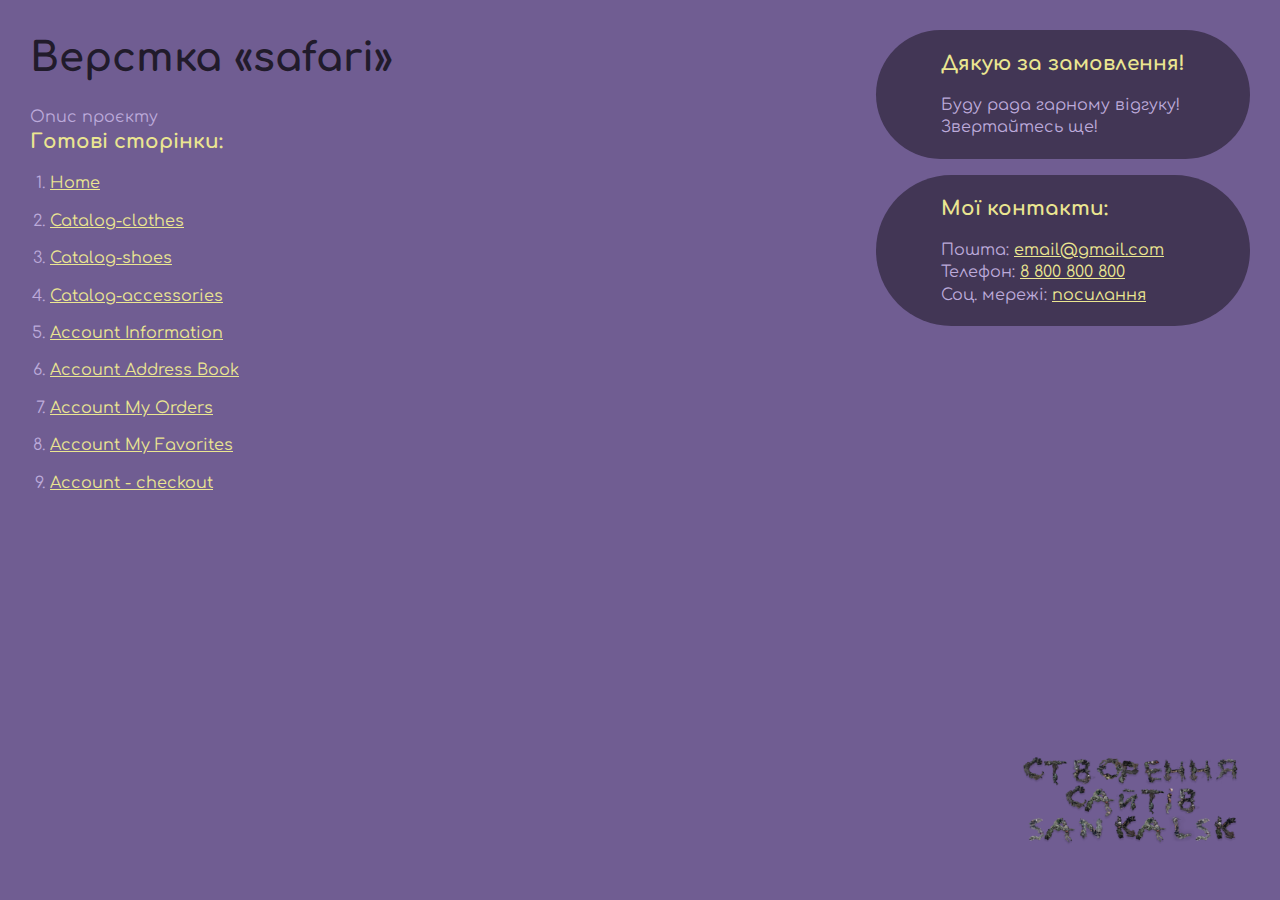
<file: index.html>
<!DOCTYPE html>
<html>

<head>
	<meta charset="UTF-8">
	<meta name="viewport" content="width=device-width, initial-scale=1.0">
	<title>Верстка «safari»</title>
</head>

<body>
	<div class="rootpage">
		<div class="rootpage__info">
			<h1>Верстка «safari»</h1>
			<div class="rootpage__content">
				<div class="rootpage__label">
					Опис проєкту
				</div>
				<h2>Готові сторінки:</h2>
				<ol class="rootpage__list">
					<li><a target="_blank" href="home.html">Home</a></li>
					<li><a target="_blank" href="catalog-clothes.html">Catalog-clothes</a></li>
					<li><a target="_blank" href="catalog-shoes.html">Catalog-shoes</a></li>
					<li><a target="_blank" href="catalog-accessories.html">Catalog-accessories</a></li>
					<li><a target="_blank" href="account-information.html">Account Information</a></li>
					<li><a target="_blank" href="account-address-book.html">Account Address Book</a></li>
					<li><a target="_blank" href="account-my-orders.html">Account My Orders</a></li>
					<li><a target="_blank" href="account-favorites.html">Account My Favorites</a></li>
					<li><a target="_blank" href="account-checkout.html">Account - checkout</a></li>
				</ol>
			</div>
		</div>
		<div class="rootpage__feedback">
			<div class="rootpage__tnx">
				<h2>Дякую за замовлення!</h2>
				<p>Буду рада гарному відгуку!</p>
				<p>Звертайтесь ще!</p>
			</div>
			<div class="rootpage__contacts">
				<h2>Мої контакти:</h2>
				<p>Пошта: <a href="mailto:email@gmail.com">email@gmail.com</a></p>
				<p>Телефон: <a href="tel:8800800800">8 800 800 800</a></p>
				<p>Соц. мережі: <a href="#">посилання</a></p>
			</div>
		</div>
	</div>
</body>
<style>
	@charset "UTF-8";
	@import url('https://fonts.googleapis.com/css2?family=Comfortaa:wght@400;700&display=swap');

	*,
	*::before,
	*::after {
		padding: 0px;
		margin: 0px;
		border: 0px;
		box-sizing: border-box;
	}

	html,
	body {
		height: 100%;
		margin: 0;
		padding: 0;
		min-width: 20rem;
		width: 100%;
		color: #bcaada;
		background-color: #705d92;
	}

	body {
		font-family: 'Comfortaa', cursive;
		font-size: 100%;
		line-height: 1;
		font-size: 1rem;
	}

	a {
		text-decoration: underline;
		color: #ebe691
	}

	a:visited {
		text-decoration: underline;
		color: #aaa768;
	}

	a:hover {
		text-decoration: none;
	}

	ul li {
		list-style: none;
	}

	img {
		vertical-align: top;
	}

	.wrapper {
		width: 100%;
		min-height: 100%;
		overflow: hidden;
	}

	.rootpage {
		padding: 1.875rem;
		display: flex;
		justify-content: space-between;
		align-items: flex-start;
		min-height: 100%;
		gap: 1.25rem;
		background: url("img/no_father_bot.png") right bottom / 18.75rem 12.5rem no-repeat;
	}

	@media (max-width: 767px) {
		.rootpage {
			flex-direction: column;
			padding: 1.875rem .9375rem 12.5rem .9375rem;
		}
	}

	h1 {
		color: #211b2b;
		font-size: 2.5rem;
		margin: 0px 0px 1.25rem 0px;
		transition: all 0.5s ease 0s;
	}

	h1:hover {
		text-shadow: 0 0 5px #bcaada;
		transition: all 0.5s ease 0s;
	}

	@media (max-width: 767px) {
		h1 {
			font-size: 1.85rem;
			margin: 0px 0px 1.25rem 0px;
		}
	}

	h2 {
		color: #ebe691;
		font-size: 1.25rem;
		margin: 0px 0px 1rem 0px;
	}

	@media (max-width: 767px) {
		h2 {
			font-size: 1.125rem;
			margin: 0px 0px 1rem 0px;
		}
	}

	.rootpage__info {
		line-height: 1.4;
		margin: 0px 0px 1.5rem 0px;
	}

	.rootpage__list {
		margin: 0px 0px 2.25rem 1.25rem;
	}

	.rootpage__list li:not(:last-child) {
		margin: 0px 0px 15px 0px;
	}

	.rootpage__contacts,
	.rootpage__tnx {
		border-radius: 200px;
		padding: 20px 65px;
		line-height: 1.4;
		transition: all 0.5s ease 0s;
	}

	.rootpage__contacts:hover,
	.rootpage__tnx:hover {
		box-shadow: 0 0 5px #bcaada;
		transition: all 0.5s ease 0s;
	}

	@media (max-width: 767px) {

		.rootpage__contacts,
		.rootpage__tnx {
			border-radius: 2.5rem;
			padding: 1.25rem;
		}
	}

	.rootpage__contacts {
		background-color: #423655;
	}

	.rootpage__contacts a {
		color: #ebe691;
	}

	.rootpage__tnx {
		background-color: #423655;
		margin: 0px 0px 1rem 0px;
	}
</style>

</html>
</file>
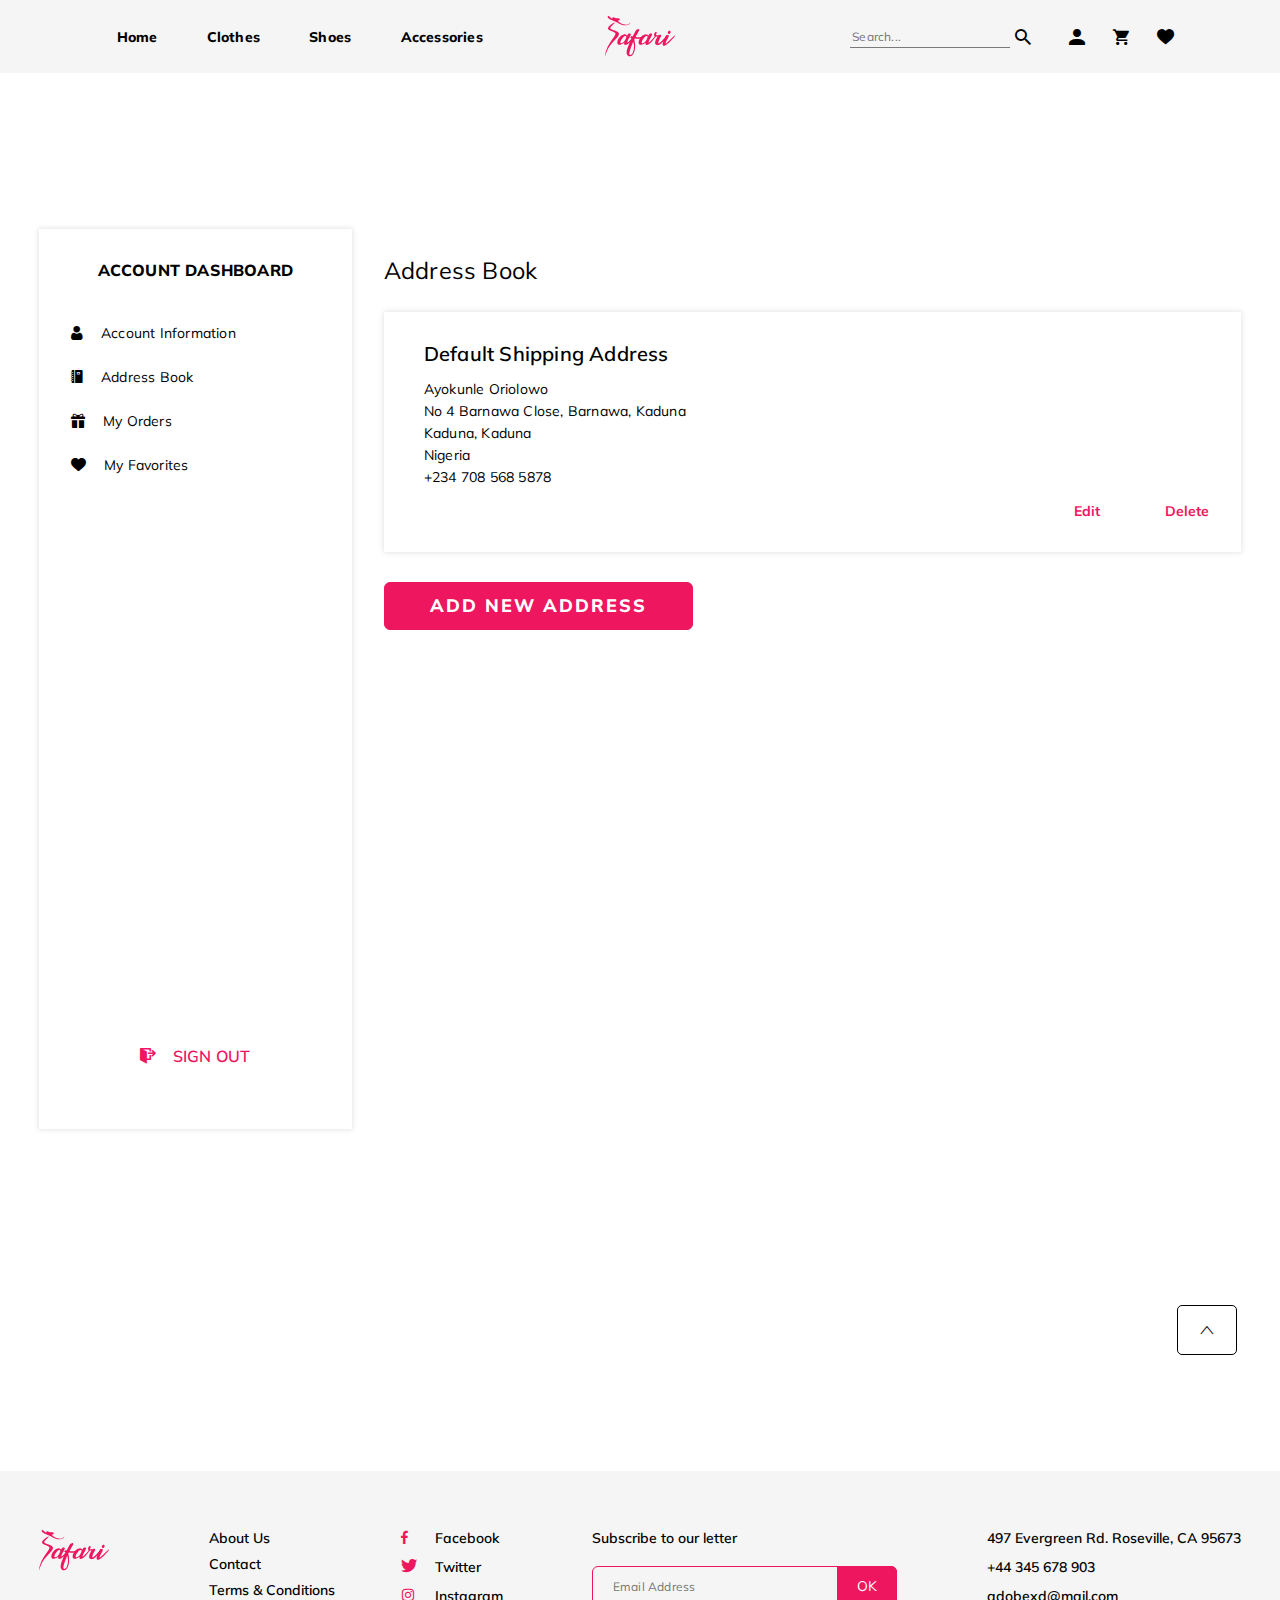
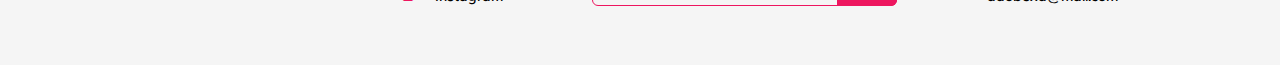
<file: account-address-book.html>
<!DOCTYPE html>
<html lang="en">

<head>
	<title>Account Address Book</title>
	<meta charset="UTF-8">
	<meta name="format-detection" content="telephone=no">
	<!-- <style>body{opacity: 0;}</style> -->
	<link rel="stylesheet" href="css/style.min.css?_v=20230910213539">
	<link rel="shortcut icon" href="favicon.ico">
	<!-- <meta name="robots" content="noindex, nofollow"> -->
	<meta name="viewport" content="width=device-width, initial-scale=1.0">
</head>

<body>
	<div class="wrapper">
		<header class="header">
			<div class="header__container">
				<div class="header__menu menu">
					<button type="button" class="menu__icon icon-menu"><span></span></button>
					<nav class="menu__body">
						<ul class="menu__list">
							<li class="menu__item"><a href="home.html" class="menu__link _active" data-target="/safari/home.html">Home</a></li>
							<li class="menu__item"><a href="catalog-clothes.html" class="menu__link" data-target="/safari/catalog-clothes.html">Clothes</a></li>
							<li class="menu__item"><a href="catalog-shoes.html" class="menu__link" data-target="/safari/catalog-shoes.html">Shoes</a></li>
							<li class="menu__item"><a href="catalog-accessories.html" class="menu__link" data-target="/safari/catalog-accessories.html">Accessories</a></li>
						</ul>
					</nav>
				</div>
				<a href="home.html" class="header__logo"><img src="img/header/logo.svg" alt="Logo"></a>
				<div class="header__actions actions-header">
					<form data-da=".menu__body,650,0" action="#" class="actions-header__search search-header">
						<input autocomplete="off" type="text" name="form[]" data-required data-error="Error" placeholder="Search..." class="search-header__input">
						<button type="submit" class="search-header__button _icon-search"></button>
					</form>
					<a href="account-information.html" class="actions-header__item _icon-user" data-target="/safari/account-information.html"></a>
					<a href="account-checkout.html" class="actions-header__item _icon-cart" data-target="/safari/account-checkout.html"></a>
					<a href="account-favorites.html" class="actions-header__item _icon-favorite" data-target="/safari/account-favorites.html"></a>
				</div>
			</div>
		</header>
		<main class="page">
			<section class="page__account account">
				<div class="account__container_content">
					<div class="account__content account__content_menu">
						<aside class="account__menu menu-account">
							<h2 class="menu-account__title">ACCOUNT DASHBOARD</h2>
							<ul class="menu-account__list">
								<li class="menu-account__item" data-target="/safari/account-information.html">
									<a href="account-information.html" class="menu-account__link _icon-user2">Account Information</a>
								</li>
								<li class="menu-account__item" data-target="/safari/account-address-book.html">
									<a href="account-address-book.html" class="menu-account__link _icon-address">Address Book</a>
								</li>
								<li class="menu-account__item" data-target="/safari/account-my-orders.html">
									<a href="account-my-orders.html" class="menu-account__link _icon-orders">My Orders</a>
								</li>
								<li class="menu-account__item" data-target="/safari/account-favorites.html">
									<a href="account-favorites.html" class="menu-account__link _icon-favorite">My Favorites</a>
								</li>
							</ul>
							<button type="button" class="menu-account__sign-out _icon-out">SIGN OUT</button>
						</aside>
						<div class="account__information">
							<h1 class="account__title">Address Book</h1>
							<div class="account__address-book address-book">
								<ul class="address-book__list">
									<li class="address-book__item">
										<div class="address-book__content">
											<h3 class="address-book__title">Default Shipping Address</h3>
											<div class="address-book__body">
												<p>Ayokunle Oriolowo</p>
												<p>No 4 Barnawa Close, Barnawa, Kaduna</p>
												<p>Kaduna, Kaduna</p>
												<p>Nigeria</p>
												<p>+234 708 568 5878</p>
											</div>
										</div>
										<div class="address-book__actions">
											<a href="#" class="address-book__link address-book__link_edit">Edit</a>
											<a href="#" class="address-book__link address-book__link_delete">Delete</a>
										</div>
									</li>
								</ul>
							</div>
							<button type="button" class="account__button button">ADD NEW ADDRESS</button>
						</div>
					</div>
				</div>
			</section>
		</main>
		<footer class="footer">
			<div class="footer__container_content">
				<a href="#" class="footer__logo">
					<img src="img/header/logo.svg" alt="Logo">
				</a>
				<div class="footer__body body-footer">
					<nav class="body-footer__menu menu-footer">
						<ul class="menu-footer__list">
							<li class="menu-footer__item">
								<a href="" class="menu-footer__link">About Us</a>
							</li>
							<li class="menu-footer__item">
								<a href="" class="menu-footer__link">Contact</a>
							</li>
							<li class="menu-footer__item">
								<a href="" class="menu-footer__link">Terms & Conditions</a>
							</li>
						</ul>
					</nav>
					<ul class="body-footer__social social-footer">
						<li class="social-footer__item">
							<a href="#" class="social-footer__link _icon-facebook">Facebook</a>
						</li>
						<li class="social-footer__item">
							<a href="#" class="social-footer__link _icon-twitter">Twitter</a>
						</li>
						<li class="social-footer__item">
							<a href="#" class="social-footer__link _icon-instagram">Instagram</a>
						</li>
					</ul>
					<div class="body-footer__subscribe subscribe-footer">
						<div class="subscribe-footer__label">Subscribe to our letter</div>
						<form action="#" class="subscribe-footer__form">
							<input autocomplete="off" data-required="email" type="email" name="form[]" data-error="Error" placeholder="Email Address" class="subscribe-footer__input">
							<button type="submit" class="subscribe-footer__button">OK</button>
						</form>
					</div>
				</div>
				<ul class="footer__contacts contacts-footer">
					<li class="contacts-footer__item">
						<a href="#" class="contacts-footer__link">497 Evergreen Rd. Roseville, CA 95673</a>
					</li>
					<li class="contacts-footer__item">
						<a href="tel:+44345678903" class="contacts-footer__link">+44 345 678 903</a>
					</li>
					<li class="contacts-footer__item">
						<a href="mailto:adobexd@mail.com" class="contacts-footer__link">adobexd@mail.com</a>
					</li>
				</ul>
				<button type="button" data-goto=".wrapper" class="footer__button-up _icon-arrow"></button>
			</div>
		</footer>
	</div>
	<script src="js/app.min.js?_v=20230910213539"></script>
</body>

</html>
</file>
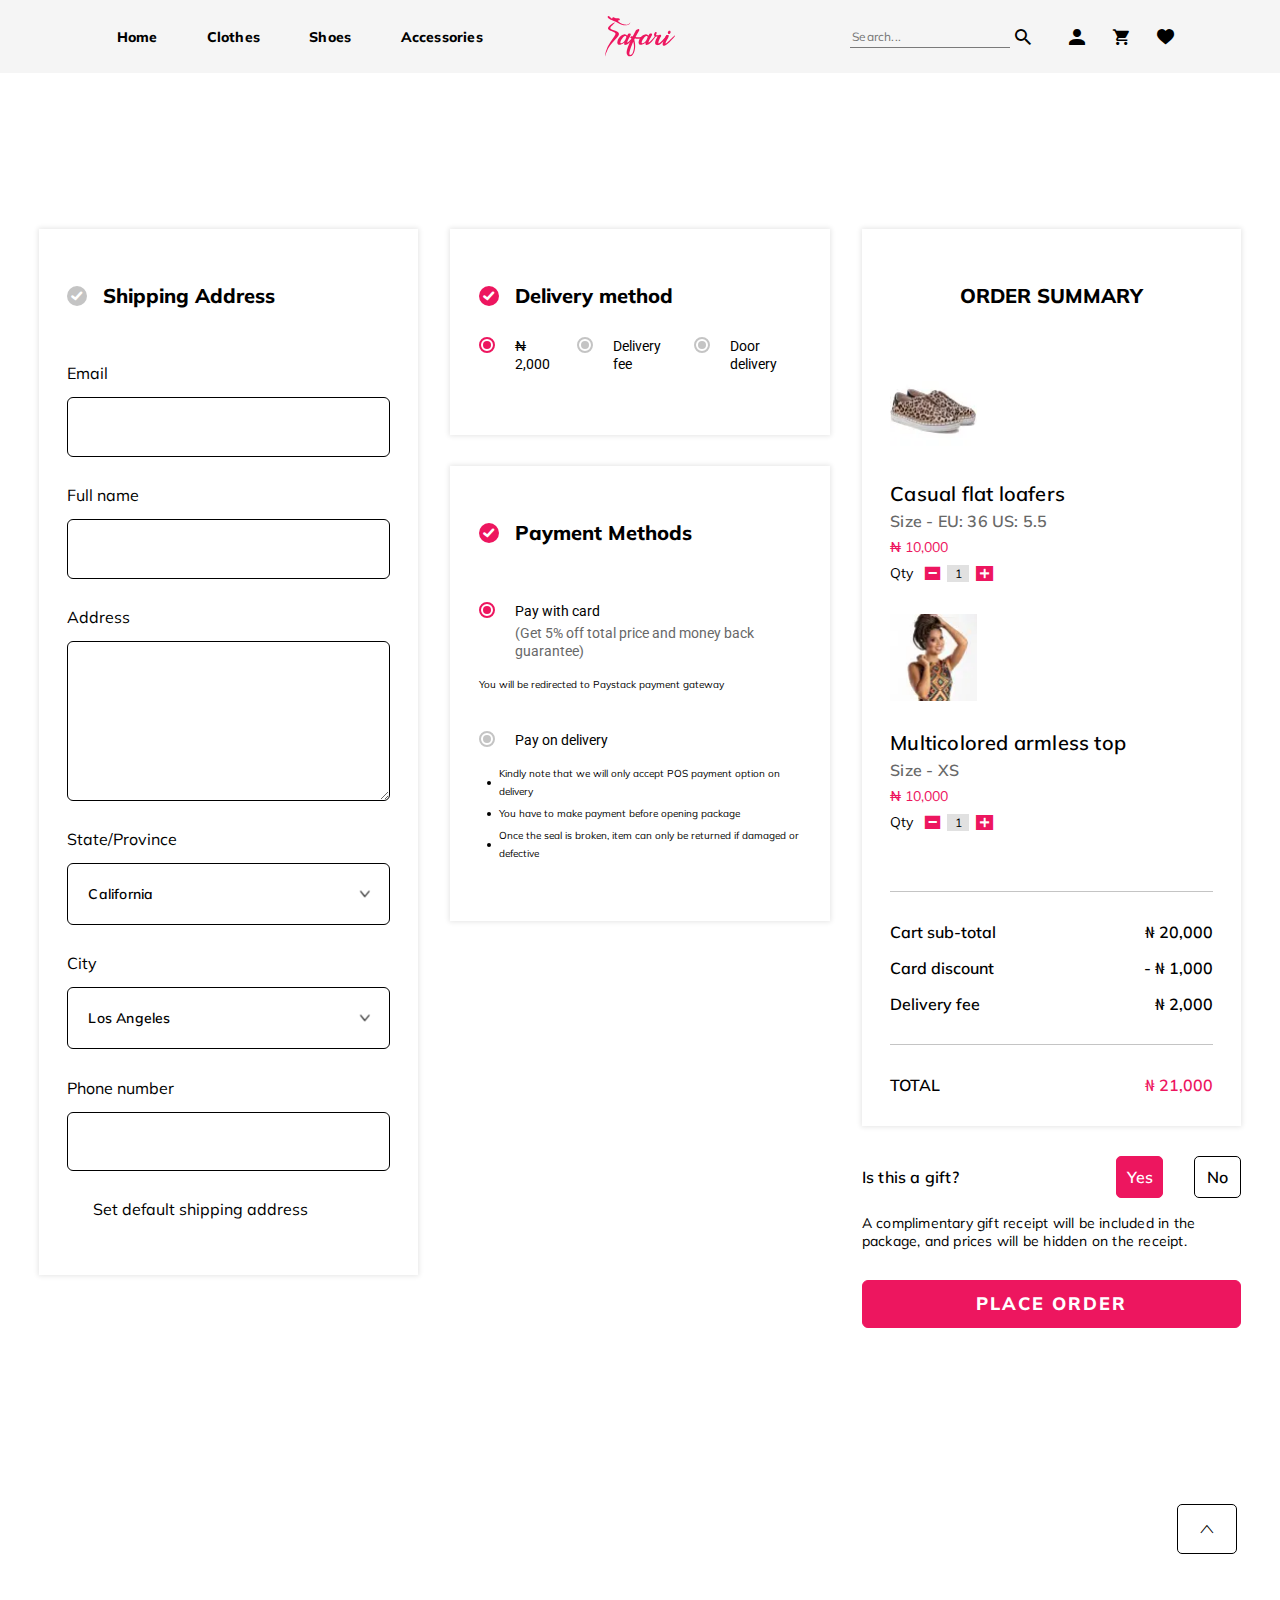
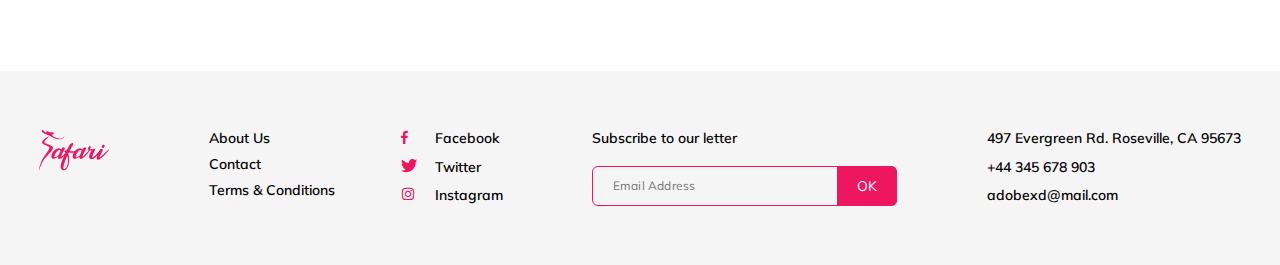
<file: account-checkout.html>
<!DOCTYPE html>
<html lang="en">

<head>
	<title>Account - checkout</title>
	<meta charset="UTF-8">
	<meta name="format-detection" content="telephone=no">
	<!-- <style>body{opacity: 0;}</style> -->
	<link rel="stylesheet" href="css/style.min.css?_v=20230910213539">
	<link rel="shortcut icon" href="favicon.ico">
	<!-- <meta name="robots" content="noindex, nofollow"> -->
	<meta name="viewport" content="width=device-width, initial-scale=1.0">
</head>

<body>
	<div class="wrapper">
		<header class="header">
			<div class="header__container">
				<div class="header__menu menu">
					<button type="button" class="menu__icon icon-menu"><span></span></button>
					<nav class="menu__body">
						<ul class="menu__list">
							<li class="menu__item"><a href="home.html" class="menu__link _active" data-target="/safari/home.html">Home</a></li>
							<li class="menu__item"><a href="catalog-clothes.html" class="menu__link" data-target="/safari/catalog-clothes.html">Clothes</a></li>
							<li class="menu__item"><a href="catalog-shoes.html" class="menu__link" data-target="/safari/catalog-shoes.html">Shoes</a></li>
							<li class="menu__item"><a href="catalog-accessories.html" class="menu__link" data-target="/safari/catalog-accessories.html">Accessories</a></li>
						</ul>
					</nav>
				</div>
				<a href="home.html" class="header__logo"><img src="img/header/logo.svg" alt="Logo"></a>
				<div class="header__actions actions-header">
					<form data-da=".menu__body,650,0" action="#" class="actions-header__search search-header">
						<input autocomplete="off" type="text" name="form[]" data-required data-error="Error" placeholder="Search..." class="search-header__input">
						<button type="submit" class="search-header__button _icon-search"></button>
					</form>
					<a href="account-information.html" class="actions-header__item _icon-user" data-target="/safari/account-information.html"></a>
					<a href="account-checkout.html" class="actions-header__item _icon-cart" data-target="/safari/account-checkout.html"></a>
					<a href="account-favorites.html" class="actions-header__item _icon-favorite" data-target="/safari/account-favorites.html"></a>
				</div>
			</div>
		</header>
		<main class="page">
			<section class="page__account account">
				<div class="account__container_content">
					<form action="#" class="account__form" method="post">
						<div class="account__content">
							<div class="account__column">
								<div class="account__block">
									<div class="account__step _icon-check">Shipping Address</div>
									<div class="form-account">
										<div class="form-account__block">
											<div class="form-account__line">
												<label for="c-1" class="form-account__label">Email</label>
												<input id="c-1" data-validate data-required="email" type="text" name="form[email]" data-error="Error" placeholder="" class="form-account__input input">
											</div>
											<div class="form-account__line">
												<label for="c-2" class="form-account__label">Full name</label>
												<input id="c-2" data-validate data-required type="text" name="form[]" data-error="Error" placeholder="" class="form-account__input input">
											</div>
											<div class="form-account__line">
												<label for="c-3" class="form-account__label">Address</label>
												<textarea name="form[]" id="c-3" data-validate data-required data-error="Error" placeholder="" class="form-account__textarea input"></textarea>
											</div>
											<div class="form-account__line">
												<label for="c-4" class="form-account__label">State/Province</label>
												<select id="c-4" name="form[]" data-class-modif="account">
													<option value="1" selected>California</option>
													<option value="2">Texas</option>
													<option value="3">Florida</option>
													<option value="4">New York</option>
													<option value="5">Illinois</option>
													<option value="6">Pennsylvania</option>
													<option value="7">Ohio</option>
													<option value="8">Georgia</option>
													<option value="9">Michigan</option>
													<option value="10">Arizona</option>
												</select>
											</div>
											<div class="form-account__line">
												<label for="c-5" class="form-account__label">City</label>
												<select id="c-5" name="form[]" data-class-modif="account">
													<option value="1" selected>Los Angeles</option>
													<option value="2">San Francisco</option>
													<option value="3">San Diego</option>
													<option value="4">Sacramento</option>
													<option value="5">San Jose</option>
													<option value="6">Fresno</option>
													<option value="7">Oakland</option>
													<option value="8">Long Beach</option>
													<option value="9">Bakersfield</option>
													<option value="10">Anaheim</option>
												</select>
											</div>
											<div class="form-account__line">
												<label for="i-6" class="form-account__label">Phone number</label>
												<input id="i-6" data-validate data-required type="tel" name="form[]" data-error="Error" placeholder="" class="form-account__input input">
											</div>
											<div class="form-account__line">
												<div class="checkbox">
													<input id="c_2" data-error="Error" class="checkbox__input" type="checkbox" value="1" name="form[]">
													<label for="c_2" class="checkbox__label"><span class="checkbox__text">Set default
															shipping address</span></label>
												</div>
											</div>
										</div>
									</div>
								</div>
							</div>
							<div class="account__column">
								<div class="account__block">
									<div class="account__step account__step_done account__step_margin _icon-check">Delivery
										method</div>
									<div class="account__delivery options">
										<div class="options__item">
											<input id="o_1" class="options__input" checked type="radio" value="1" name="delivery">
											<label for="o_1" class="options__label"><span class="options__text"><span>₦</span>
													2,000</span></label>
										</div>
										<div class="options__item">
											<input id="o_2" class="options__input" type="radio" value="2" name="delivery">
											<label for="o_2" class="options__label"><span class="options__text">Delivery
													fee</span></label>
										</div>
										<div class="options__item">
											<input id="o_3" class="options__input" type="radio" value="2" name="delivery">
											<label for="o_3" class="options__label"><span class="options__text">Door
													delivery</span></label>
										</div>
									</div>
								</div>
								<div class="account__block">
									<div class="account__step account__step_done _icon-check">Payment Methods</div>
									<div class="account__payments options">
										<div class="options__item">
											<input id="o_4" class="options__input" checked type="radio" value="1" name="payments">
											<label for="o_4" class="options__label"><span class="options__text">Pay with card
													<small>(Get 5% off total price and money
														back guarantee)</small></span></label>
											<div class="options__note">You will be redirected to Paystack payment gateway</div>
										</div>
										<div class="options__item">
											<input id="o_5" class="options__input" type="radio" value="2" name="payments">
											<label for="o_5" class="options__label">
												<span class="options__text">
													Pay on delivery
												</span>
											</label>
											<ul class="options__note">
												<li>Kindly note that we will only accept POS payment option on delivery</li>
												<li>You have to make payment before opening package</li>
												<li>Once the seal is broken, item can only be returned if damaged or defective</li>
											</ul>
										</div>
									</div>
								</div>
							</div>
							<div class="account__column">
								<div class="account__block account__block_order">
									<div class="account__order order-account">
										<div class="order-account__body">
											<div class="order-account__title">ORDER SUMMARY</div>
											<ul class="order-account__list">
												<li class="order-account__item item-order-account">
													<a href="#" class="item-order-account__image-ibg">
														<picture><source srcset="img/account/CasualFlatLoafers.webp" type="image/webp"><img src="img/account/CasualFlatLoafers.jpg" alt="Image"></picture>
													</a>
													<div class="item-order-account__body">
														<a href="#" class="item-order-account__title">Casual flat loafers</a>
														<div class="item-order-account__size">Size - EU: 36 US: 5.5</div>
														<div class="item-order-account__price"><span>₦</span> 10,000</div>
														<div class="item-order-account__quantity quantity-order-account">
															<div class="quantity-order-account__label">Qty</div>
															<div data-quantity class="quantity-order-account__qty quantity">
																<button data-quantity-minus type="button" class="quantity__button quantity__button_minus _icon-minus"></button>
																<div class="quantity__input">
																	<input data-quantity-value autocomplete="off" type="text" name="form[]" value="1">
																</div>
																<button data-quantity-plus type="button" class="quantity__button quantity__button_plus _icon-plus"></button>
															</div>
														</div>
													</div>
												</li>
												<li class="order-account__item item-order-account">
													<a href="#" class="item-order-account__image-ibg">
														<picture><source srcset="img/account/gustavo-spindula.webp" type="image/webp"><img src="img/account/gustavo-spindula.jpg" alt="Image"></picture>
													</a>
													<div class="item-order-account__body">
														<a href="#" class="item-order-account__title">Multicolored armless top</a>
														<div class="item-order-account__size">Size - XS</div>
														<div class="item-order-account__price"><span>₦</span> 10,000</div>
														<div class="item-order-account__quantity quantity-order-account">
															<div class="quantity-order-account__label">Qty</div>
															<div data-quantity class="quantity-order-account__qty quantity">
																<button data-quantity-minus type="button" class="quantity__button quantity__button_minus _icon-minus"></button>
																<div class="quantity__input">
																	<input data-quantity-value autocomplete="off" type="text" name="form[]" value="1">
																</div>
																<button data-quantity-plus type="button" class="quantity__button quantity__button_plus _icon-plus"></button>
															</div>
														</div>
													</div>
												</li>
											</ul>
										</div>
										<ul class="order-account__prices prices-order-account">
											<li class="prices-order-account__price price-order-account">
												<div class="price-order-account__label">Cart sub-total</div>
												<div class="price-order-account__value"><span>₦</span> 20,000</div>
											</li>
											<li class="prices-order-account__price price-order-account">
												<div class="price-order-account__label">Card discount</div>
												<div class="price-order-account__value">- <span>₦</span> 1,000</div>
											</li>
											<li class="prices-order-account__price price-order-account">
												<div class="price-order-account__label">Delivery fee</div>
												<div class="price-order-account__value"><span>₦</span> 2,000</div>
											</li>
										</ul>
										<div class="order-account__total">
											<div class="order-account__label">TOTAL</div>
											<div class="order-account__value"><span>₦</span> 21,000</div>
										</div>
									</div>
								</div>
								<div class="account__gift gift-account">
									<div class="gift-account__body">
										<div class="gift-account__label">Is this a gift?</div>
										<div class="gift-account__actions">
											<button type="button" class="gift-account__button gift-account__button_active">Yes</button>
											<button type="button" class="gift-account__button">No</button>
										</div>
									</div>
									<div class="gift-account__text">
										<p>A complimentary gift receipt will be included in the package, and
											prices will be hidden on the receipt.</p>
									</div>
								</div>
								<button type="submit" class="account__order-button button _fw">PLACE ORDER</button>
							</div>
						</div>
					</form>
				</div>
			</section>
		</main>
		<footer class="footer">
			<div class="footer__container_content">
				<a href="#" class="footer__logo">
					<img src="img/header/logo.svg" alt="Logo">
				</a>
				<div class="footer__body body-footer">
					<nav class="body-footer__menu menu-footer">
						<ul class="menu-footer__list">
							<li class="menu-footer__item">
								<a href="" class="menu-footer__link">About Us</a>
							</li>
							<li class="menu-footer__item">
								<a href="" class="menu-footer__link">Contact</a>
							</li>
							<li class="menu-footer__item">
								<a href="" class="menu-footer__link">Terms & Conditions</a>
							</li>
						</ul>
					</nav>
					<ul class="body-footer__social social-footer">
						<li class="social-footer__item">
							<a href="#" class="social-footer__link _icon-facebook">Facebook</a>
						</li>
						<li class="social-footer__item">
							<a href="#" class="social-footer__link _icon-twitter">Twitter</a>
						</li>
						<li class="social-footer__item">
							<a href="#" class="social-footer__link _icon-instagram">Instagram</a>
						</li>
					</ul>
					<div class="body-footer__subscribe subscribe-footer">
						<div class="subscribe-footer__label">Subscribe to our letter</div>
						<form action="#" class="subscribe-footer__form">
							<input autocomplete="off" data-required="email" type="email" name="form[]" data-error="Error" placeholder="Email Address" class="subscribe-footer__input">
							<button type="submit" class="subscribe-footer__button">OK</button>
						</form>
					</div>
				</div>
				<ul class="footer__contacts contacts-footer">
					<li class="contacts-footer__item">
						<a href="#" class="contacts-footer__link">497 Evergreen Rd. Roseville, CA 95673</a>
					</li>
					<li class="contacts-footer__item">
						<a href="tel:+44345678903" class="contacts-footer__link">+44 345 678 903</a>
					</li>
					<li class="contacts-footer__item">
						<a href="mailto:adobexd@mail.com" class="contacts-footer__link">adobexd@mail.com</a>
					</li>
				</ul>
				<button type="button" data-goto=".wrapper" class="footer__button-up _icon-arrow"></button>
			</div>
		</footer>
	</div>
	<script src="js/app.min.js?_v=20230910213539"></script>
</body>

</html>
</file>
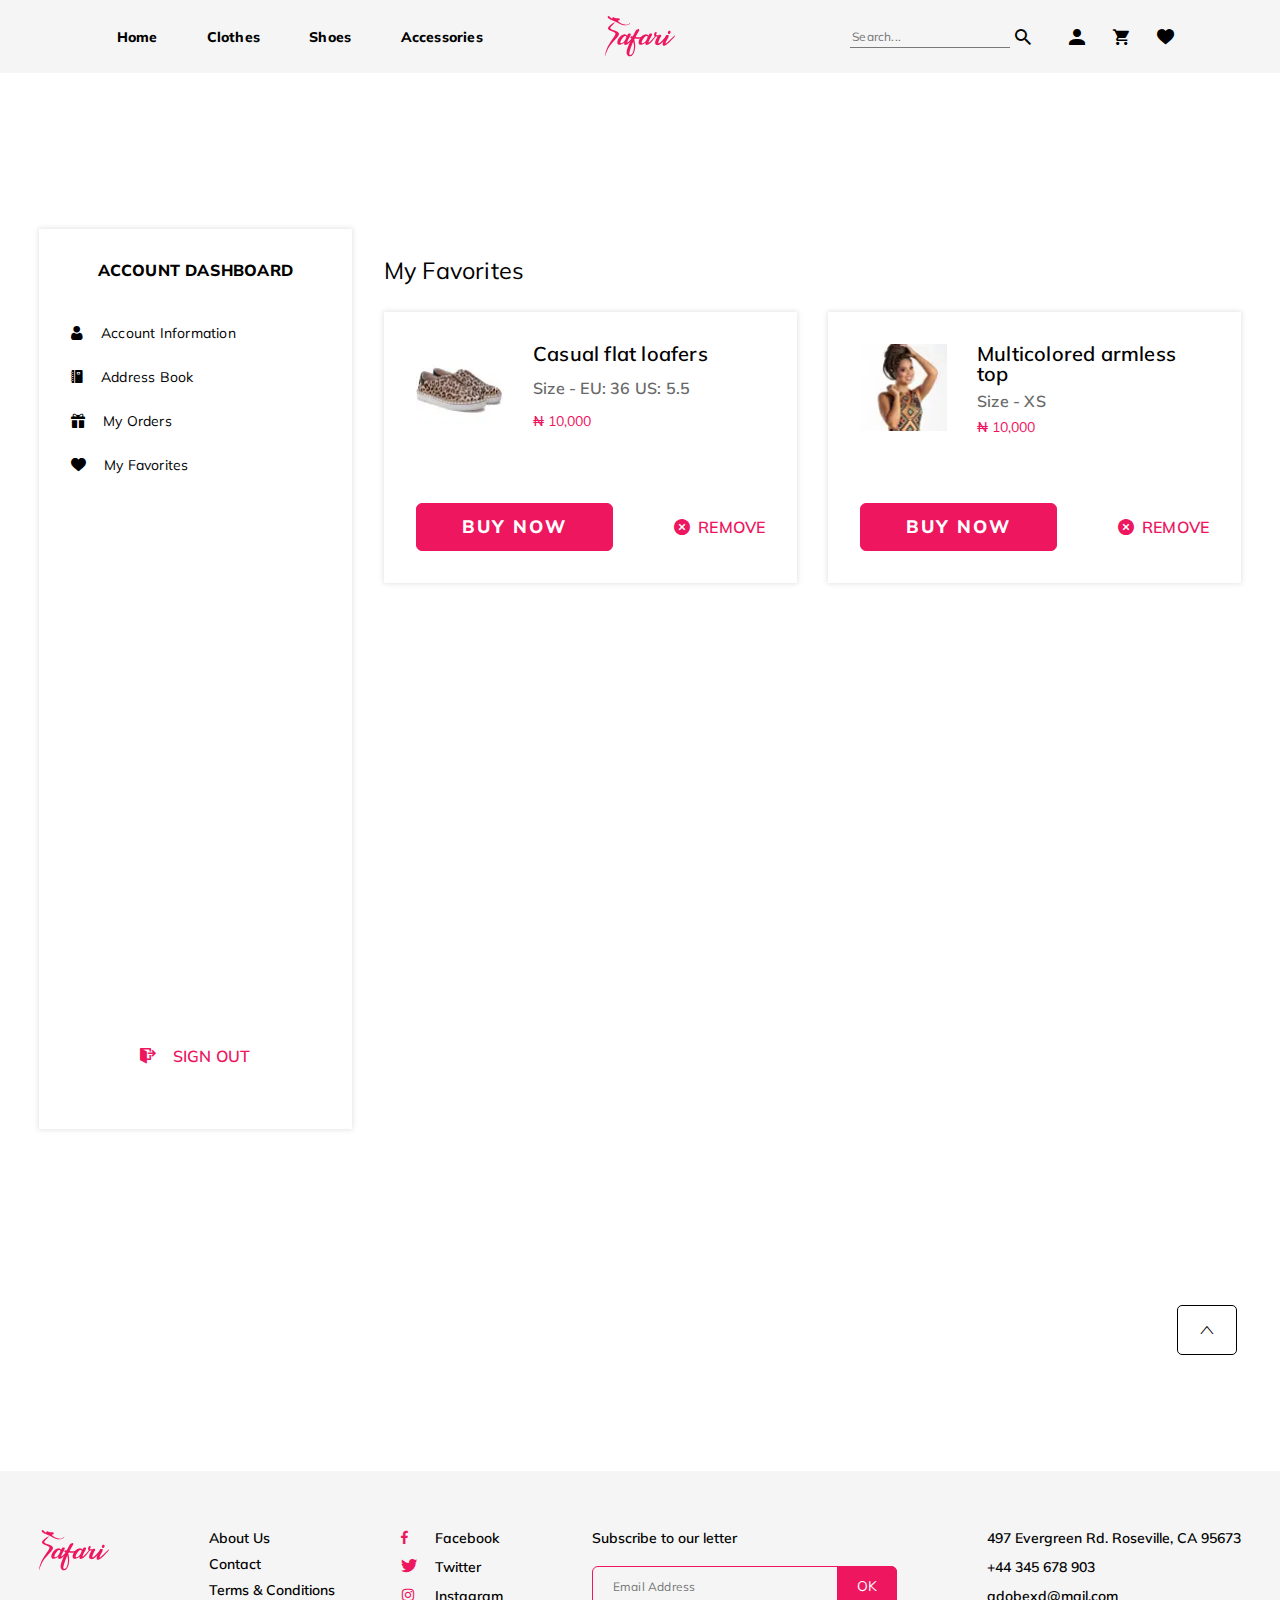
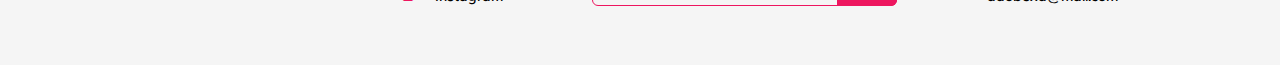
<file: account-favorites.html>
<!DOCTYPE html>
<html lang="en">

<head>
	<title>Account My Favorites</title>
	<meta charset="UTF-8">
	<meta name="format-detection" content="telephone=no">
	<!-- <style>body{opacity: 0;}</style> -->
	<link rel="stylesheet" href="css/style.min.css?_v=20230910213539">
	<link rel="shortcut icon" href="favicon.ico">
	<!-- <meta name="robots" content="noindex, nofollow"> -->
	<meta name="viewport" content="width=device-width, initial-scale=1.0">
</head>

<body>
	<div class="wrapper">
		<header class="header">
			<div class="header__container">
				<div class="header__menu menu">
					<button type="button" class="menu__icon icon-menu"><span></span></button>
					<nav class="menu__body">
						<ul class="menu__list">
							<li class="menu__item"><a href="home.html" class="menu__link _active" data-target="/safari/home.html">Home</a></li>
							<li class="menu__item"><a href="catalog-clothes.html" class="menu__link" data-target="/safari/catalog-clothes.html">Clothes</a></li>
							<li class="menu__item"><a href="catalog-shoes.html" class="menu__link" data-target="/safari/catalog-shoes.html">Shoes</a></li>
							<li class="menu__item"><a href="catalog-accessories.html" class="menu__link" data-target="/safari/catalog-accessories.html">Accessories</a></li>
						</ul>
					</nav>
				</div>
				<a href="home.html" class="header__logo"><img src="img/header/logo.svg" alt="Logo"></a>
				<div class="header__actions actions-header">
					<form data-da=".menu__body,650,0" action="#" class="actions-header__search search-header">
						<input autocomplete="off" type="text" name="form[]" data-required data-error="Error" placeholder="Search..." class="search-header__input">
						<button type="submit" class="search-header__button _icon-search"></button>
					</form>
					<a href="account-information.html" class="actions-header__item _icon-user" data-target="/safari/account-information.html"></a>
					<a href="account-checkout.html" class="actions-header__item _icon-cart" data-target="/safari/account-checkout.html"></a>
					<a href="account-favorites.html" class="actions-header__item _icon-favorite" data-target="/safari/account-favorites.html"></a>
				</div>
			</div>
		</header>
		<main class="page">
			<section class="page__account account">
				<div class="account__container_content">
					<div class="account__content account__content_menu">
						<aside class="account__menu menu-account">
							<h2 class="menu-account__title">ACCOUNT DASHBOARD</h2>
							<ul class="menu-account__list">
								<li class="menu-account__item" data-target="/safari/account-information.html">
									<a href="account-information.html" class="menu-account__link _icon-user2">Account
										Information</a>
								</li>
								<li class="menu-account__item" data-target="/safari/account-address-book.html">
									<a href="account-address-book.html" class="menu-account__link _icon-address">Address Book</a>
								</li>
								<li class="menu-account__item" data-target="/safari/account-my-orders.html">
									<a href="account-my-orders.html" class="menu-account__link _icon-orders">My Orders</a>
								</li>
								<li class="menu-account__item" data-target="/safari/account-favorites.html">
									<a href="account-favorites.html" class="menu-account__link _icon-favorite">My Favorites</a>
								</li>
							</ul>
							<button type="button" class="menu-account__sign-out _icon-out">SIGN OUT</button>
						</aside>
						<div class="account__information">
							<h1 class="account__title">My Favorites</h1>
							<div class="account__my-favorites my-favorites">
								<ul class="my-favorites__list">
									<li class="my-favorites__item">
										<div class="my-favorites__content">
											<a href="#" class="my-favorites__image-ibg">
												<picture><source srcset="img/account/CasualFlatLoafers.webp" type="image/webp"><img src="img/account/CasualFlatLoafers.jpg" alt="Image"></picture>
											</a>
											<div class="my-favorites__info">
												<a href="#" class="my-favorites__title">Casual flat loafers</a>
												<div class="my-favorites__size">Size - EU: 36 US: 5.5</div>
												<div class="my-favorites__price"><span>₦</span> 10,000</div>
											</div>
										</div>
										<div class="my-favorites__actions">
											<button type="button" class="my-favorites__button button">BUY NOW</button>
											<button type="button" class="my-favorites__button button button_remove _icon-remove">REMOVE</button>
										</div>
									</li>
									<li class="my-favorites__item">
										<div class="my-favorites__content">
											<a href="#" class="my-favorites__image-ibg">
												<picture><source srcset="img/account/gustavo-spindula.webp" type="image/webp"><img src="img/account/gustavo-spindula.jpg" alt="Image"></picture>
											</a>
											<div class="my-favorites__info">
												<a href="#" class="my-favorites__title">Multicolored armless top</a>
												<div class="my-favorites__size">Size - XS</div>
												<div class="my-favorites__price"><span>₦</span> 10,000</div>
											</div>
										</div>
										<div class="my-favorites__actions">
											<button type="button" class="my-favorites__button button">BUY NOW</button>
											<button type="button" class="my-favorites__button button button_remove _icon-remove">REMOVE</button>
										</div>
									</li>
								</ul>
							</div>
						</div>
					</div>
				</div>
			</section>
		</main>
		<footer class="footer">
			<div class="footer__container_content">
				<a href="#" class="footer__logo">
					<img src="img/header/logo.svg" alt="Logo">
				</a>
				<div class="footer__body body-footer">
					<nav class="body-footer__menu menu-footer">
						<ul class="menu-footer__list">
							<li class="menu-footer__item">
								<a href="" class="menu-footer__link">About Us</a>
							</li>
							<li class="menu-footer__item">
								<a href="" class="menu-footer__link">Contact</a>
							</li>
							<li class="menu-footer__item">
								<a href="" class="menu-footer__link">Terms & Conditions</a>
							</li>
						</ul>
					</nav>
					<ul class="body-footer__social social-footer">
						<li class="social-footer__item">
							<a href="#" class="social-footer__link _icon-facebook">Facebook</a>
						</li>
						<li class="social-footer__item">
							<a href="#" class="social-footer__link _icon-twitter">Twitter</a>
						</li>
						<li class="social-footer__item">
							<a href="#" class="social-footer__link _icon-instagram">Instagram</a>
						</li>
					</ul>
					<div class="body-footer__subscribe subscribe-footer">
						<div class="subscribe-footer__label">Subscribe to our letter</div>
						<form action="#" class="subscribe-footer__form">
							<input autocomplete="off" data-required="email" type="email" name="form[]" data-error="Error" placeholder="Email Address" class="subscribe-footer__input">
							<button type="submit" class="subscribe-footer__button">OK</button>
						</form>
					</div>
				</div>
				<ul class="footer__contacts contacts-footer">
					<li class="contacts-footer__item">
						<a href="#" class="contacts-footer__link">497 Evergreen Rd. Roseville, CA 95673</a>
					</li>
					<li class="contacts-footer__item">
						<a href="tel:+44345678903" class="contacts-footer__link">+44 345 678 903</a>
					</li>
					<li class="contacts-footer__item">
						<a href="mailto:adobexd@mail.com" class="contacts-footer__link">adobexd@mail.com</a>
					</li>
				</ul>
				<button type="button" data-goto=".wrapper" class="footer__button-up _icon-arrow"></button>
			</div>
		</footer>
	</div>
	<script src="js/app.min.js?_v=20230910213539"></script>
</body>

</html>
</file>
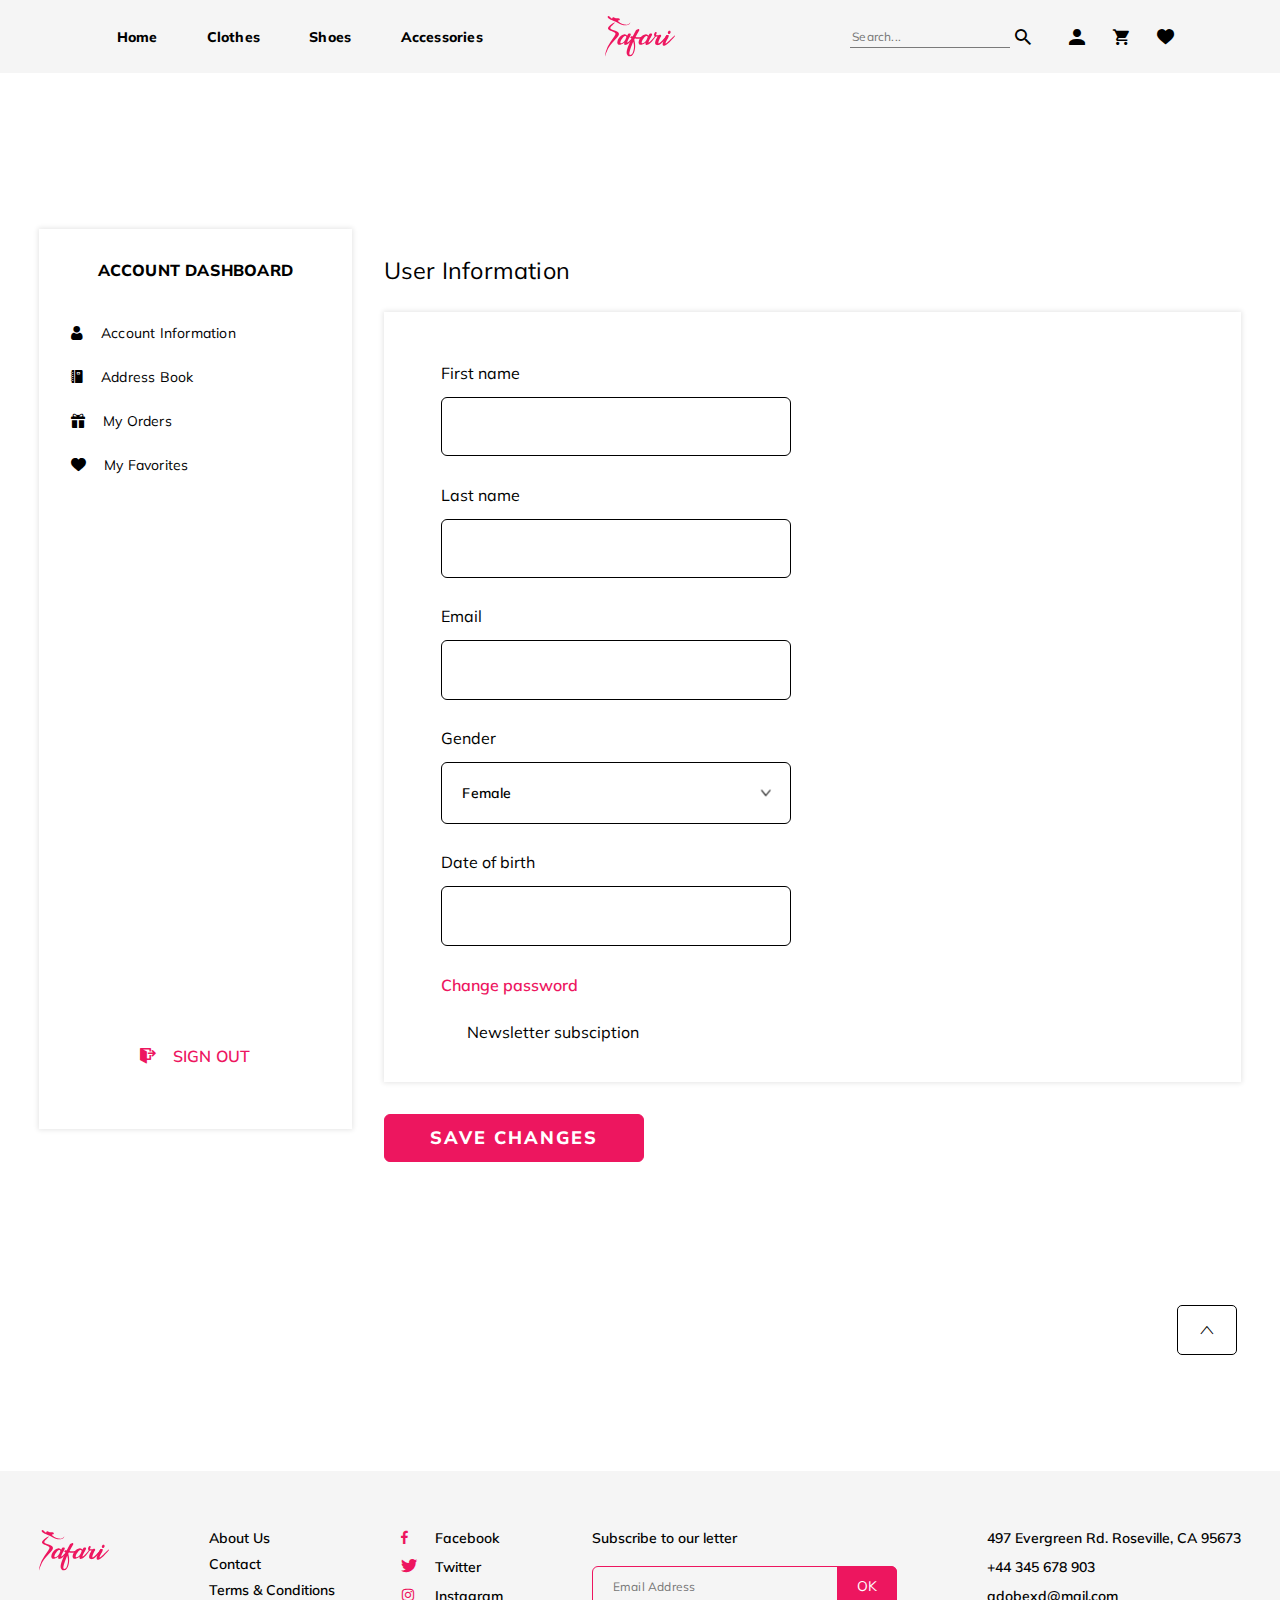
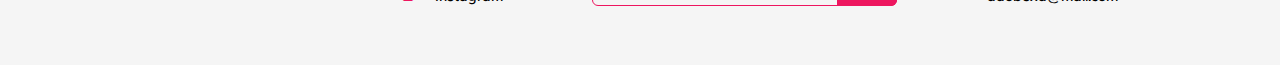
<file: account-information.html>
<!DOCTYPE html>
<html lang="en">

<head>
	<title>Account Information</title>
	<meta charset="UTF-8">
	<meta name="format-detection" content="telephone=no">
	<!-- <style>body{opacity: 0;}</style> -->
	<link rel="stylesheet" href="css/style.min.css?_v=20230910213539">
	<link rel="shortcut icon" href="favicon.ico">
	<!-- <meta name="robots" content="noindex, nofollow"> -->
	<meta name="viewport" content="width=device-width, initial-scale=1.0">
</head>

<body>
	<div class="wrapper">
		<header class="header">
			<div class="header__container">
				<div class="header__menu menu">
					<button type="button" class="menu__icon icon-menu"><span></span></button>
					<nav class="menu__body">
						<ul class="menu__list">
							<li class="menu__item"><a href="home.html" class="menu__link _active" data-target="/safari/home.html">Home</a></li>
							<li class="menu__item"><a href="catalog-clothes.html" class="menu__link" data-target="/safari/catalog-clothes.html">Clothes</a></li>
							<li class="menu__item"><a href="catalog-shoes.html" class="menu__link" data-target="/safari/catalog-shoes.html">Shoes</a></li>
							<li class="menu__item"><a href="catalog-accessories.html" class="menu__link" data-target="/safari/catalog-accessories.html">Accessories</a></li>
						</ul>
					</nav>
				</div>
				<a href="home.html" class="header__logo"><img src="img/header/logo.svg" alt="Logo"></a>
				<div class="header__actions actions-header">
					<form data-da=".menu__body,650,0" action="#" class="actions-header__search search-header">
						<input autocomplete="off" type="text" name="form[]" data-required data-error="Error" placeholder="Search..." class="search-header__input">
						<button type="submit" class="search-header__button _icon-search"></button>
					</form>
					<a href="account-information.html" class="actions-header__item _icon-user" data-target="/safari/account-information.html"></a>
					<a href="account-checkout.html" class="actions-header__item _icon-cart" data-target="/safari/account-checkout.html"></a>
					<a href="account-favorites.html" class="actions-header__item _icon-favorite" data-target="/safari/account-favorites.html"></a>
				</div>
			</div>
		</header>
		<main class="page">
			<section class="page__account account">
				<div class="account__container_content">
					<div class="account__content account__content_menu">
						<aside class="account__menu menu-account">
							<h2 class="menu-account__title">ACCOUNT DASHBOARD</h2>
							<ul class="menu-account__list">
								<li class="menu-account__item" data-target="/safari/account-information.html">
									<a href="account-information.html" class="menu-account__link _icon-user2">Account Information</a>
								</li>
								<li class="menu-account__item" data-target="/safari/account-address-book.html">
									<a href="account-address-book.html" class="menu-account__link _icon-address">Address Book</a>
								</li>
								<li class="menu-account__item" data-target="/safari/account-my-orders.html">
									<a href="account-my-orders.html" class="menu-account__link _icon-orders">My Orders</a>
								</li>
								<li class="menu-account__item" data-target="/safari/account-favorites.html">
									<a href="account-favorites.html" class="menu-account__link _icon-favorite">My Favorites</a>
								</li>
							</ul>
							<button type="button" class="menu-account__sign-out _icon-out">SIGN OUT</button>
						</aside>
						<div class="account__information">
							<h1 class="account__title">User Information</h1>
							<form class="account__form form-account" action="files/sendmail/sendmail.php" method="POST">
								<div class="form-account__content">
									<div class="form-account__line">
										<label for="i-1" class="form-account__label">First name</label>
										<input id="i-1" type="text" name="form[]" data-error="Error" placeholder="" class="form-account__input input">
									</div>
									<div class="form-account__line">
										<label for="i-2" class="form-account__label">Last name</label>
										<input id="i-2" type="text" name="form[]" data-error="Error" placeholder="" class="form-account__input input">
									</div>
									<div class="form-account__line">
										<label for="i-3" class="form-account__label">Email</label>
										<input id="i-3" data-validate data-required="email" type="text" name="form[email]" data-error="Error" placeholder="" class="form-account__input input">
									</div>
									<div class="form-account__line">
										<label for="i-4" class="form-account__label">Gender</label>
										<select id="i-4" name="form[]" data-class-modif="account">
											<option value="1" selected>Female</option>
											<option value="2">Male</option>
											<option value="3">Other</option>
										</select>
									</div>
									<div class="form-account__line">
										<label for="i-5" class="form-account__label">Date of birth</label>
										<input id="i-5" type="text" name="form[]" data-error="Error" placeholder="" class="form-account__input input">
									</div>
									<div class="form-account__line">
										<a href="#" class="form-account__change-password">Change password</a>
									</div>
									<div class="form-account__line">
										<div class="checkbox">
											<input id="c_1" data-error="Error" class="checkbox__input" type="checkbox" value="1" name="form[]">
											<label for="c_1" class="checkbox__label"><span class="checkbox__text">Newsletter
													subsciption</span></label>
										</div>
									</div>
								</div>
								<button type="submit" class="form-account__button button">save changes</button>
							</form>
						</div>
					</div>
				</div>
			</section>
		</main>
		<footer class="footer">
			<div class="footer__container_content">
				<a href="#" class="footer__logo">
					<img src="img/header/logo.svg" alt="Logo">
				</a>
				<div class="footer__body body-footer">
					<nav class="body-footer__menu menu-footer">
						<ul class="menu-footer__list">
							<li class="menu-footer__item">
								<a href="" class="menu-footer__link">About Us</a>
							</li>
							<li class="menu-footer__item">
								<a href="" class="menu-footer__link">Contact</a>
							</li>
							<li class="menu-footer__item">
								<a href="" class="menu-footer__link">Terms & Conditions</a>
							</li>
						</ul>
					</nav>
					<ul class="body-footer__social social-footer">
						<li class="social-footer__item">
							<a href="#" class="social-footer__link _icon-facebook">Facebook</a>
						</li>
						<li class="social-footer__item">
							<a href="#" class="social-footer__link _icon-twitter">Twitter</a>
						</li>
						<li class="social-footer__item">
							<a href="#" class="social-footer__link _icon-instagram">Instagram</a>
						</li>
					</ul>
					<div class="body-footer__subscribe subscribe-footer">
						<div class="subscribe-footer__label">Subscribe to our letter</div>
						<form action="#" class="subscribe-footer__form">
							<input autocomplete="off" data-required="email" type="email" name="form[]" data-error="Error" placeholder="Email Address" class="subscribe-footer__input">
							<button type="submit" class="subscribe-footer__button">OK</button>
						</form>
					</div>
				</div>
				<ul class="footer__contacts contacts-footer">
					<li class="contacts-footer__item">
						<a href="#" class="contacts-footer__link">497 Evergreen Rd. Roseville, CA 95673</a>
					</li>
					<li class="contacts-footer__item">
						<a href="tel:+44345678903" class="contacts-footer__link">+44 345 678 903</a>
					</li>
					<li class="contacts-footer__item">
						<a href="mailto:adobexd@mail.com" class="contacts-footer__link">adobexd@mail.com</a>
					</li>
				</ul>
				<button type="button" data-goto=".wrapper" class="footer__button-up _icon-arrow"></button>
			</div>
		</footer>
	</div>
	<script src="js/app.min.js?_v=20230910213539"></script>
</body>

</html>
</file>
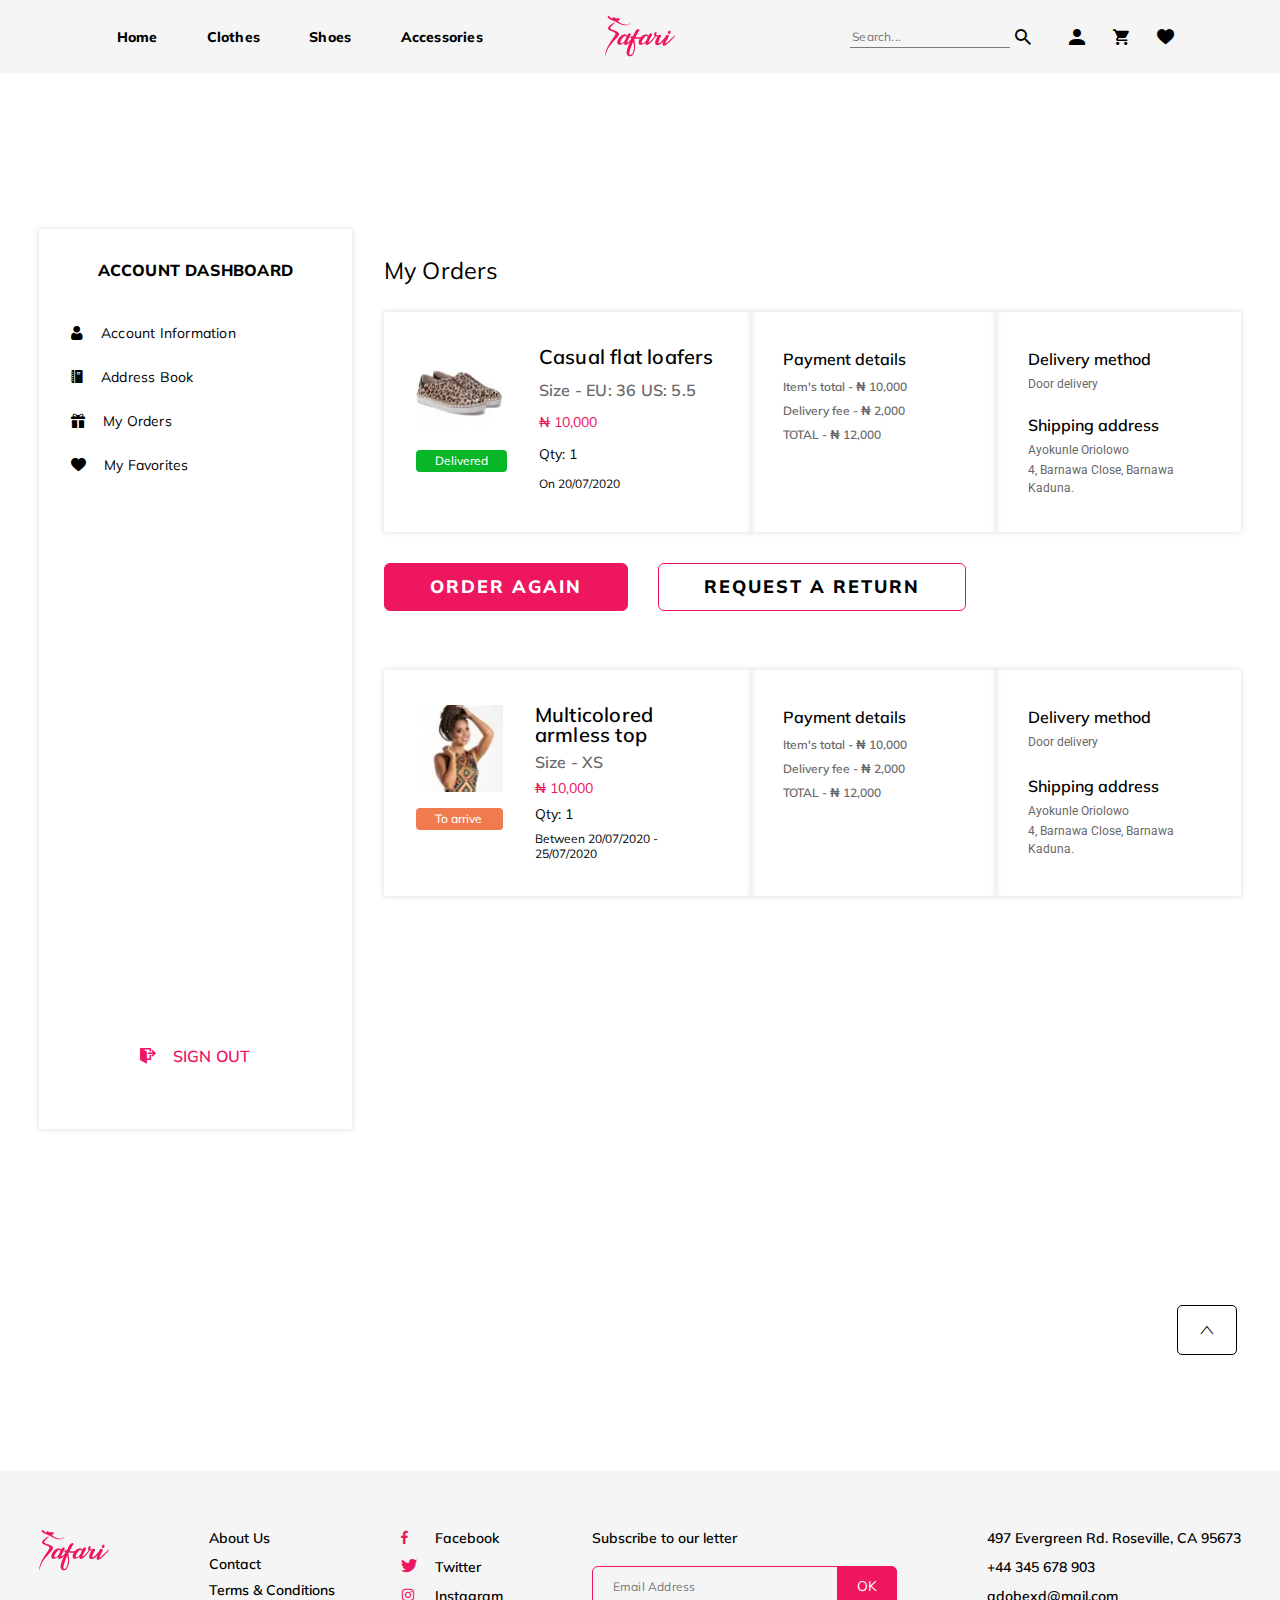
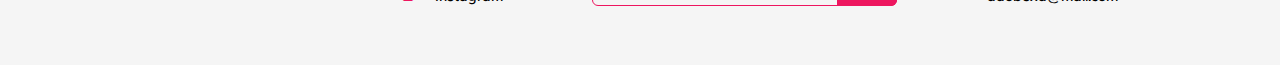
<file: account-my-orders.html>
<!DOCTYPE html>
<html lang="en">

<head>
	<title>Account My Orders</title>
	<meta charset="UTF-8">
	<meta name="format-detection" content="telephone=no">
	<!-- <style>body{opacity: 0;}</style> -->
	<link rel="stylesheet" href="css/style.min.css?_v=20230910213539">
	<link rel="shortcut icon" href="favicon.ico">
	<!-- <meta name="robots" content="noindex, nofollow"> -->
	<meta name="viewport" content="width=device-width, initial-scale=1.0">
</head>

<body>
	<div class="wrapper">
		<header class="header">
			<div class="header__container">
				<div class="header__menu menu">
					<button type="button" class="menu__icon icon-menu"><span></span></button>
					<nav class="menu__body">
						<ul class="menu__list">
							<li class="menu__item"><a href="home.html" class="menu__link _active" data-target="/safari/home.html">Home</a></li>
							<li class="menu__item"><a href="catalog-clothes.html" class="menu__link" data-target="/safari/catalog-clothes.html">Clothes</a></li>
							<li class="menu__item"><a href="catalog-shoes.html" class="menu__link" data-target="/safari/catalog-shoes.html">Shoes</a></li>
							<li class="menu__item"><a href="catalog-accessories.html" class="menu__link" data-target="/safari/catalog-accessories.html">Accessories</a></li>
						</ul>
					</nav>
				</div>
				<a href="home.html" class="header__logo"><img src="img/header/logo.svg" alt="Logo"></a>
				<div class="header__actions actions-header">
					<form data-da=".menu__body,650,0" action="#" class="actions-header__search search-header">
						<input autocomplete="off" type="text" name="form[]" data-required data-error="Error" placeholder="Search..." class="search-header__input">
						<button type="submit" class="search-header__button _icon-search"></button>
					</form>
					<a href="account-information.html" class="actions-header__item _icon-user" data-target="/safari/account-information.html"></a>
					<a href="account-checkout.html" class="actions-header__item _icon-cart" data-target="/safari/account-checkout.html"></a>
					<a href="account-favorites.html" class="actions-header__item _icon-favorite" data-target="/safari/account-favorites.html"></a>
				</div>
			</div>
		</header>
		<main class="page">
			<section class="page__account account">
				<div class="account__container_content">
					<div class="account__content account__content_menu">
						<aside class="account__menu menu-account">
							<h2 class="menu-account__title">ACCOUNT DASHBOARD</h2>
							<ul class="menu-account__list">
								<li class="menu-account__item" data-target="/safari/account-information.html">
									<a href="account-information.html" class="menu-account__link _icon-user2">Account
										Information</a>
								</li>
								<li class="menu-account__item" data-target="/safari/account-address-book.html">
									<a href="account-address-book.html" class="menu-account__link _icon-address">Address Book</a>
								</li>
								<li class="menu-account__item" data-target="/safari/account-my-orders.html">
									<a href="account-my-orders.html" class="menu-account__link _icon-orders">My Orders</a>
								</li>
								<li class="menu-account__item" data-target="/safari/account-favorites.html">
									<a href="account-favorites.html" class="menu-account__link _icon-favorite">My Favorites</a>
								</li>
							</ul>
							<button type="button" class="menu-account__sign-out _icon-out">SIGN OUT</button>
						</aside>
						<div class="account__information">
							<h1 class="account__title">My Orders</h1>
							<div class="account__my-orders my-orders">
								<ul class="my-orders__list">
									<li class="my-orders__item my-item-order">
										<div class="my-item-order__content">
											<div class="my-item-order__body">
												<div class="my-item-order__info my-item-order__info_description">
													<div class="my-item-order__picture">
														<a href="#" class="my-item-order__image-ibg">
															<picture><source srcset="img/account/CasualFlatLoafers.webp" type="image/webp"><img src="img/account/CasualFlatLoafers.jpg" alt="Image"></picture>
														</a>
														<div class="my-item-order__status my-item-order__status_delivered">Delivered</div>
													</div>
													<div class="my-item-order__description">
														<a href="#" class="my-item-order__title">Casual flat loafers</a>
														<div class="my-item-order__size">Size - EU: 36 US: 5.5</div>
														<div class="my-item-order__price"><span>₦</span> 10,000</div>
														<div class="my-item-order__quantity">Qty: 1</div>
														<div class="my-item-order__date">On 20/07/2020</div>
													</div>
												</div>
												<div class="my-item-order__info my-item-order__info_prices">
													<div class="my-item-order__label">Payment details</div>
													<ul class="my-item-order__prices">
														<li>Item's total - <span>₦</span> 10,000</li>
														<li>Delivery fee - <span>₦</span> 2,000</li>
														<li>TOTAL - <span>₦</span> 12,000</li>
													</ul>
												</div>
												<div class="my-item-order__info my-item-order__info_delivery">
													<div class="my-item-order__item">
														<div class="my-item-order__label">Delivery method</div>
														<div class="my-item-order__text">
															<p>Door delivery</p>
														</div>
													</div>
													<div class="my-item-order__item">
														<div class="my-item-order__label">Shipping address</div>
														<div class="my-item-order__text">
															<p>Ayokunle Oriolowo</p>
															<p>4, Barnawa Close, Barnawa Kaduna.</p>
														</div>
													</div>
												</div>
											</div>
										</div>
										<div class="my-orders__actions">
											<button type="button" class="my-orders__button button">ORDER AGAIN</button>
											<button type="button" class="my-orders__button button button_invert">REQUEST A RETURN</button>
										</div>
									</li>
									<li class="my-orders__item my-item-order">
										<div class="my-item-order__content">
											<div class="my-item-order__body">
												<div class="my-item-order__info my-item-order__info_description">
													<div class="my-item-order__picture">
														<a href="#" class="my-item-order__image-ibg">
															<picture><source srcset="img/account/gustavo-spindula.webp" type="image/webp"><img src="img/account/gustavo-spindula.jpg" alt="Image"></picture>
														</a>
														<div class="my-item-order__status my-item-order__status_arrive">To arrive</div>
													</div>
													<div class="my-item-order__description">
														<a href="#" class="my-item-order__title">Multicolored armless top</a>
														<div class="my-item-order__size">Size - XS</div>
														<div class="my-item-order__price"><span>₦</span> 10,000</div>
														<div class="my-item-order__quantity">Qty: 1</div>
														<div class="my-item-order__date">Between 20/07/2020 - 25/07/2020</div>
													</div>
												</div>
												<div class="my-item-order__info my-item-order__info_prices">
													<div class="my-item-order__label">Payment details</div>
													<ul class="my-item-order__prices">
														<li>Item's total - <span>₦</span> 10,000</li>
														<li>Delivery fee - <span>₦</span> 2,000</li>
														<li>TOTAL - <span>₦</span> 12,000</li>
													</ul>
												</div>
												<div class="my-item-order__info my-item-order__info_delivery">
													<div class="my-item-order__item">
														<div class="my-item-order__label">Delivery method</div>
														<div class="my-item-order__text">
															<p>Door delivery</p>
														</div>
													</div>
													<div class="my-item-order__item">
														<div class="my-item-order__label">Shipping address</div>
														<div class="my-item-order__text">
															<p>Ayokunle Oriolowo</p>
															<p>4, Barnawa Close, Barnawa Kaduna.</p>
														</div>
													</div>
												</div>
											</div>
										</div>
										<div class="my-orders__actions">
											<!-- <button type="button" class="my-orders__button button">ORDER AGAIN</button>
                                 <button type="button" class="my-orders__button button button_invert">REQUEST A RETURN</button> -->
										</div>
									</li>
								</ul>
							</div>
						</div>
					</div>
				</div>
			</section>
		</main>
		<footer class="footer">
			<div class="footer__container_content">
				<a href="#" class="footer__logo">
					<img src="img/header/logo.svg" alt="Logo">
				</a>
				<div class="footer__body body-footer">
					<nav class="body-footer__menu menu-footer">
						<ul class="menu-footer__list">
							<li class="menu-footer__item">
								<a href="" class="menu-footer__link">About Us</a>
							</li>
							<li class="menu-footer__item">
								<a href="" class="menu-footer__link">Contact</a>
							</li>
							<li class="menu-footer__item">
								<a href="" class="menu-footer__link">Terms & Conditions</a>
							</li>
						</ul>
					</nav>
					<ul class="body-footer__social social-footer">
						<li class="social-footer__item">
							<a href="#" class="social-footer__link _icon-facebook">Facebook</a>
						</li>
						<li class="social-footer__item">
							<a href="#" class="social-footer__link _icon-twitter">Twitter</a>
						</li>
						<li class="social-footer__item">
							<a href="#" class="social-footer__link _icon-instagram">Instagram</a>
						</li>
					</ul>
					<div class="body-footer__subscribe subscribe-footer">
						<div class="subscribe-footer__label">Subscribe to our letter</div>
						<form action="#" class="subscribe-footer__form">
							<input autocomplete="off" data-required="email" type="email" name="form[]" data-error="Error" placeholder="Email Address" class="subscribe-footer__input">
							<button type="submit" class="subscribe-footer__button">OK</button>
						</form>
					</div>
				</div>
				<ul class="footer__contacts contacts-footer">
					<li class="contacts-footer__item">
						<a href="#" class="contacts-footer__link">497 Evergreen Rd. Roseville, CA 95673</a>
					</li>
					<li class="contacts-footer__item">
						<a href="tel:+44345678903" class="contacts-footer__link">+44 345 678 903</a>
					</li>
					<li class="contacts-footer__item">
						<a href="mailto:adobexd@mail.com" class="contacts-footer__link">adobexd@mail.com</a>
					</li>
				</ul>
				<button type="button" data-goto=".wrapper" class="footer__button-up _icon-arrow"></button>
			</div>
		</footer>
	</div>
	<script src="js/app.min.js?_v=20230910213539"></script>
</body>

</html>
</file>
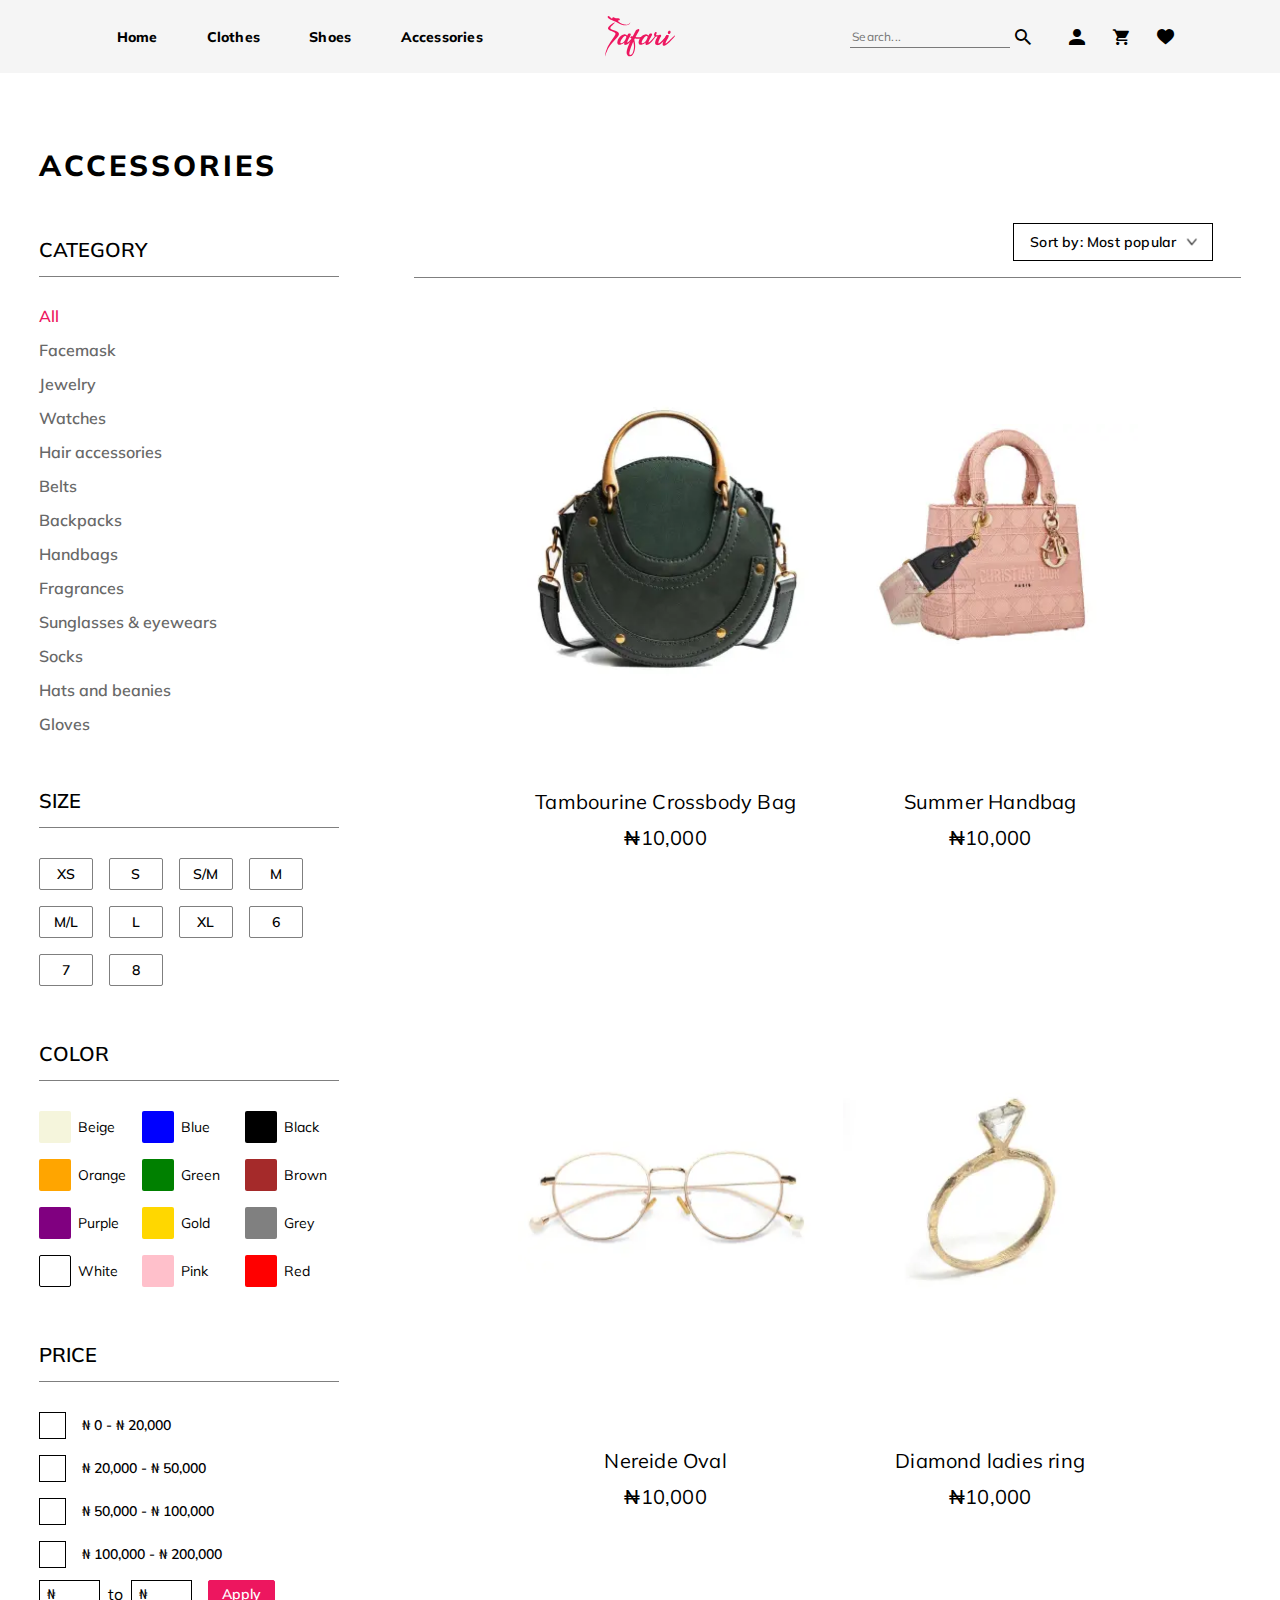
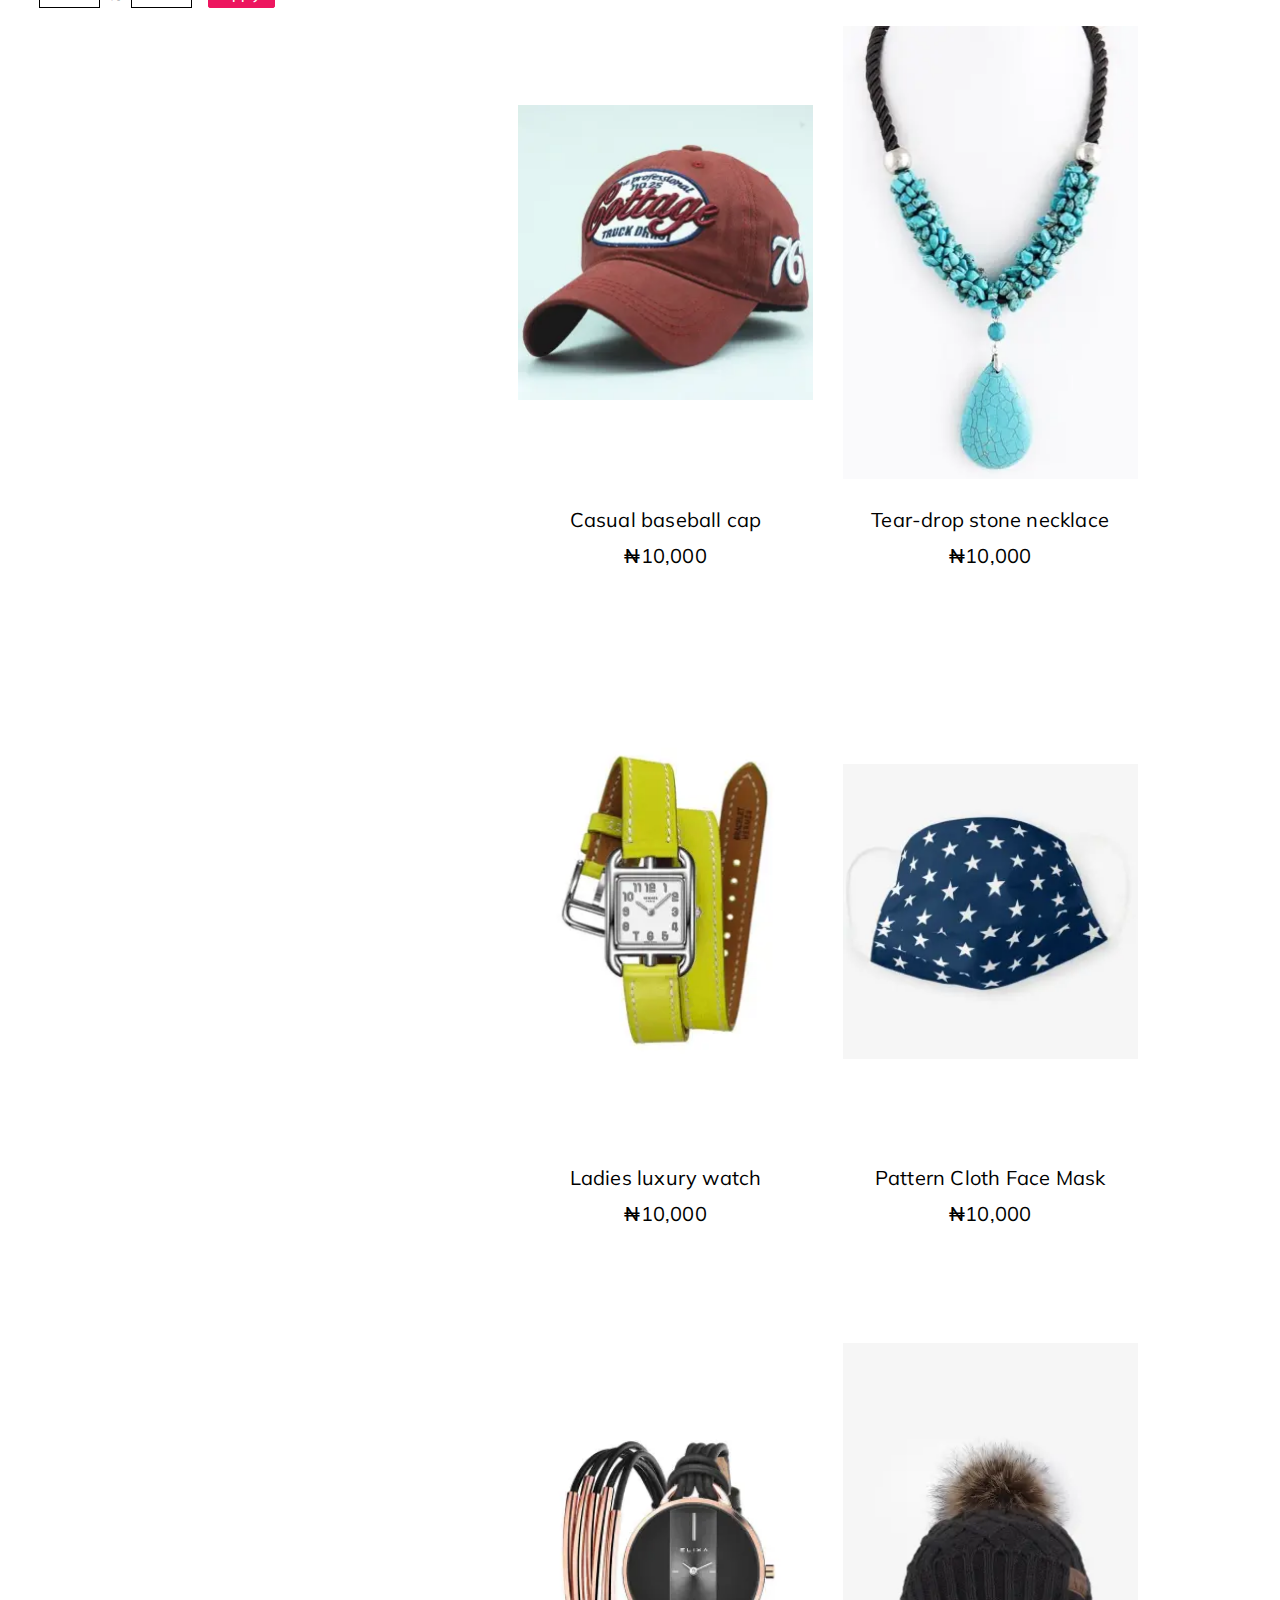
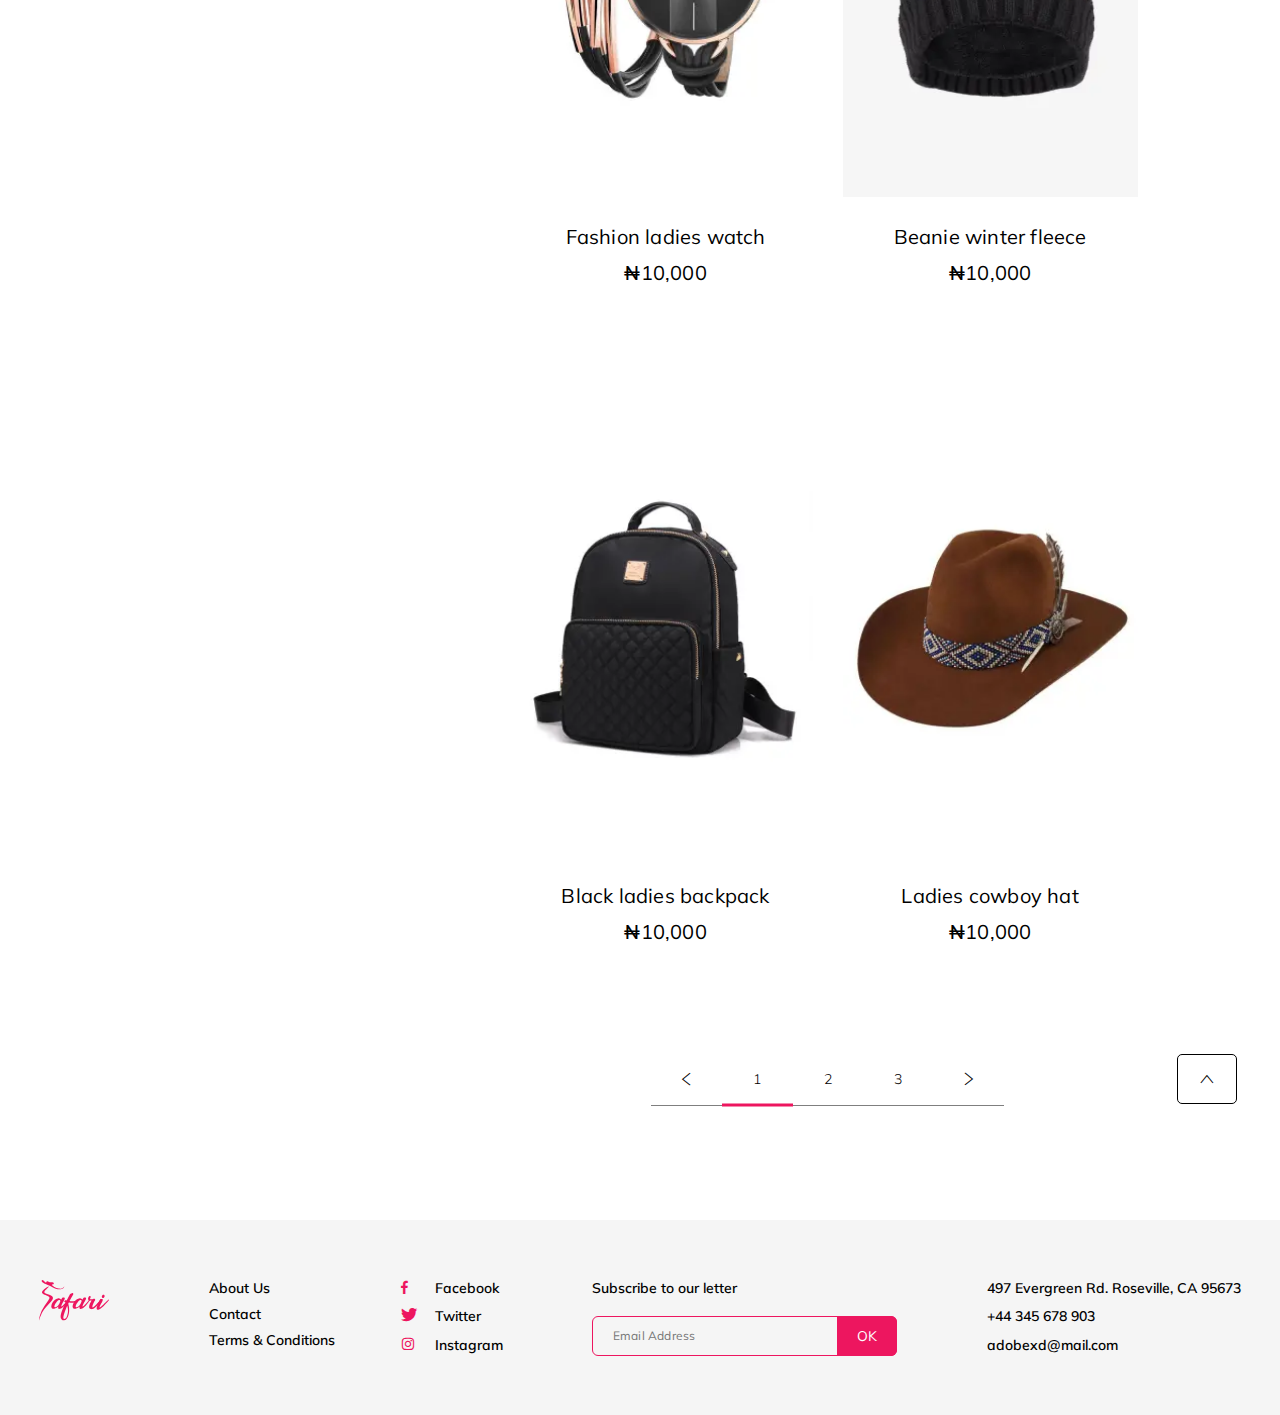
<file: catalog-accessories.html>
<!DOCTYPE html>
<html lang="en">

<head>
	<title>Catalog-accessories</title>
	<meta charset="UTF-8">
	<meta name="format-detection" content="telephone=no">
	<!-- <style>body{opacity: 0;}</style> -->
	<link rel="stylesheet" href="css/style.min.css?_v=20230910213539">
	<link rel="shortcut icon" href="favicon.ico">
	<!-- <meta name="robots" content="noindex, nofollow"> -->
	<meta name="viewport" content="width=device-width, initial-scale=1.0">
</head>

<body>
	<div class="wrapper">
		<header class="header">
			<div class="header__container">
				<div class="header__menu menu">
					<button type="button" class="menu__icon icon-menu"><span></span></button>
					<nav class="menu__body">
						<ul class="menu__list">
							<li class="menu__item"><a href="home.html" class="menu__link _active" data-target="/safari/home.html">Home</a></li>
							<li class="menu__item"><a href="catalog-clothes.html" class="menu__link" data-target="/safari/catalog-clothes.html">Clothes</a></li>
							<li class="menu__item"><a href="catalog-shoes.html" class="menu__link" data-target="/safari/catalog-shoes.html">Shoes</a></li>
							<li class="menu__item"><a href="catalog-accessories.html" class="menu__link" data-target="/safari/catalog-accessories.html">Accessories</a></li>
						</ul>
					</nav>
				</div>
				<a href="home.html" class="header__logo"><img src="img/header/logo.svg" alt="Logo"></a>
				<div class="header__actions actions-header">
					<form data-da=".menu__body,650,0" action="#" class="actions-header__search search-header">
						<input autocomplete="off" type="text" name="form[]" data-required data-error="Error" placeholder="Search..." class="search-header__input">
						<button type="submit" class="search-header__button _icon-search"></button>
					</form>
					<a href="account-information.html" class="actions-header__item _icon-user" data-target="/safari/account-information.html"></a>
					<a href="account-checkout.html" class="actions-header__item _icon-cart" data-target="/safari/account-checkout.html"></a>
					<a href="account-favorites.html" class="actions-header__item _icon-favorite" data-target="/safari/account-favorites.html"></a>
				</div>
			</div>
		</header>
		<main class="page">
			<section class="page__catalog catalog catalog_accessories">
				<div class="catalog__container_content">
					<h1 class="catalog__title">ACCESSORIES</h1>
					<form action="#" class="catalog__body">
						<aside class="catalog__filter filter">
							<div class="filter__blocks">
								<div class="filter__block">
									<div class="filter__header">
										<h4 class="filter__title _icon-arrow"><span>CATEGORY</span></h4>
										<button type="button" class="filter__clear _icon-close">Clear</button>
									</div>
									<div class="filter__body categories-filter">
										<ul class="categories-filter__list">
											<li class="categories-filter__item">
												<a href="#" class="categories-filter__link _active">All</a>
											</li>
											<li class="categories-filter__item">
												<a href="#" class="categories-filter__link">Facemask</a>
											</li>
											<li class="categories-filter__item">
												<a href="#" class="categories-filter__link">Jewelry</a>
											</li>
											<li class="categories-filter__item">
												<a href="#" class="categories-filter__link">Watches</a>
											</li>
											<li class="categories-filter__item">
												<a href="#" class="categories-filter__link">Hair accessories</a>
											</li>
											<li class="categories-filter__item">
												<a href="#" class="categories-filter__link">Belts</a>
											</li>
											<li class="categories-filter__item">
												<a href="#" class="categories-filter__link">Backpacks</a>
											</li>
											<li class="categories-filter__item">
												<a href="#" class="categories-filter__link">Handbags</a>
											</li>
											<li class="categories-filter__item">
												<a href="#" class="categories-filter__link">Fragrances</a>
											</li>
											<li class="categories-filter__item">
												<a href="#" class="categories-filter__link">Sunglasses & eyewears</a>
											</li>
											<li class="categories-filter__item">
												<a href="#" class="categories-filter__link">Socks</a>
											</li>
											<li class="categories-filter__item">
												<a href="#" class="categories-filter__link">Hats and beanies</a>
											</li>
											<li class="categories-filter__item">
												<a href="#" class="categories-filter__link">Gloves</a>
											</li>
										</ul>
									</div>
								</div>
								<div class="filter__block">
									<div class="filter__header">
										<h4 class="filter__title _icon-arrow"><span>SIZE</span></h4>
										<button type="button" class="filter__clear _icon-close">Clear</button>
									</div>
									<div class="filter__body size-filter">
										<ul class="size-filter__list">
											<li class="size-filter__item checkbox">
												<input id="s_1" data-error="Error" class="checkbox__input" type="checkbox" value="1" name="form[]">
												<label for="s_1" class="checkbox__label"><span class="checkbox__text">XS</span></label>
											</li>
											<li class="size-filter__item checkbox">
												<input id="s_2" data-error="Error" class="checkbox__input" type="checkbox" value="2" name="form[]">
												<label for="s_2" class="checkbox__label"><span class="checkbox__text">S</span></label>
											</li>
											<li class="size-filter__item checkbox">
												<input id="s_3" data-error="Error" class="checkbox__input" type="checkbox" value="3" name="form[]">
												<label for="s_3" class="checkbox__label"><span class="checkbox__text">S/M</span></label>
											</li>
											<li class="size-filter__item checkbox">
												<input id="s_4" data-error="Error" class="checkbox__input" type="checkbox" value="4" name="form[]">
												<label for="s_4" class="checkbox__label"><span class="checkbox__text">M</span></label>
											</li>
											<li class="size-filter__item checkbox">
												<input id="s_5" data-error="Error" class="checkbox__input" type="checkbox" value="5" name="form[]">
												<label for="s_5" class="checkbox__label"><span class="checkbox__text">M/L</span></label>
											</li>
											<li class="size-filter__item checkbox">
												<input id="s_6" data-error="Error" class="checkbox__input" type="checkbox" value="6" name="form[]">
												<label for="s_6" class="checkbox__label"><span class="checkbox__text">L</span></label>
											</li>
											<li class="size-filter__item checkbox">
												<input id="s_7" data-error="Error" class="checkbox__input" type="checkbox" value="7" name="form[]">
												<label for="s_7" class="checkbox__label"><span class="checkbox__text">XL</span></label>
											</li>
											<li class="size-filter__item checkbox">
												<input id="s_8" data-error="Error" class="checkbox__input" type="checkbox" value="8" name="form[]">
												<label for="s_8" class="checkbox__label"><span class="checkbox__text">6</span></label>
											</li>
											<li class="size-filter__item checkbox">
												<input id="s_9" data-error="Error" class="checkbox__input" type="checkbox" value="9" name="form[]">
												<label for="s_9" class="checkbox__label"><span class="checkbox__text">7</span></label>
											</li>
											<li class="size-filter__item checkbox">
												<input id="s_10" data-error="Error" class="checkbox__input" type="checkbox" value="10" name="form[]">
												<label for="s_10" class="checkbox__label"><span class="checkbox__text">8</span></label>
											</li>
										</ul>
									</div>
								</div>
								<div class="filter__block">
									<div class="filter__header">
										<h4 class="filter__title _icon-arrow"><span>COLOR</span></h4>
										<button type="button" class="filter__clear _icon-close">Clear</button>
									</div>
									<div class="filter__body color-filter">
										<ul class="color-filter__list">
											<li class="color-filter__item checkbox">
												<input id="c_1" data-error="Error" class="checkbox__input" type="checkbox" value="1" name="form[]">
												<label for="c_1" class="checkbox__label"><span class="checkbox__text">Beige</span></label>
											</li>
											<li class="color-filter__item checkbox">
												<input id="c_2" data-error="Error" class="checkbox__input" type="checkbox" value="2" name="form[]">
												<label for="c_2" class="checkbox__label"><span class="checkbox__text">Blue</span></label>
											</li>
											<li class="color-filter__item checkbox">
												<input id="c_3" data-error="Error" class="checkbox__input" type="checkbox" value="3" name="form[]">
												<label for="c_3" class="checkbox__label"><span class="checkbox__text">Black</span></label>
											</li>
											<li class="color-filter__item checkbox">
												<input id="c_4" data-error="Error" class="checkbox__input" type="checkbox" value="4" name="form[]">
												<label for="c_4" class="checkbox__label"><span class="checkbox__text">Orange</span></label>
											</li>
											<li class="color-filter__item checkbox">
												<input id="c_5" data-error="Error" class="checkbox__input" type="checkbox" value="5" name="form[]">
												<label for="c_5" class="checkbox__label"><span class="checkbox__text">Green</span></label>
											</li>
											<li class="color-filter__item checkbox">
												<input id="c_6" data-error="Error" class="checkbox__input" type="checkbox" value="6" name="form[]">
												<label for="c_6" class="checkbox__label"><span class="checkbox__text">Brown</span></label>
											</li>
											<li class="color-filter__item checkbox">
												<input id="c_7" data-error="Error" class="checkbox__input" type="checkbox" value="7" name="form[]">
												<label for="c_7" class="checkbox__label"><span class="checkbox__text">Purple</span></label>
											</li>
											<li class="color-filter__item checkbox">
												<input id="c_8" data-error="Error" class="checkbox__input" type="checkbox" value="8" name="form[]">
												<label for="c_8" class="checkbox__label"><span class="checkbox__text">Gold</span></label>
											</li>
											<li class="color-filter__item checkbox">
												<input id="c_9" data-error="Error" class="checkbox__input" type="checkbox" value="9" name="form[]">
												<label for="c_9" class="checkbox__label"><span class="checkbox__text">Grey</span></label>
											</li>
											<li class="color-filter__item checkbox">
												<input id="c_10" data-error="Error" class="checkbox__input" type="checkbox" value="10" name="form[]">
												<label for="c_10" class="checkbox__label"><span class="checkbox__text">White</span></label>
											</li>
											<li class="color-filter__item checkbox">
												<input id="c_11" data-error="Error" class="checkbox__input" type="checkbox" value="11" name="form[]">
												<label for="c_11" class="checkbox__label"><span class="checkbox__text">Pink</span></label>
											</li>
											<li class="color-filter__item checkbox">
												<input id="c_12" data-error="Error" class="checkbox__input" type="checkbox" value="12" name="form[]">
												<label for="c_12" class="checkbox__label"><span class="checkbox__text">Red</span></label>
											</li>
										</ul>
									</div>
								</div>
								<div class="filter__block">
									<div class="filter__header">
										<h4 class="filter__title _icon-arrow"><span>PRICE</span></h4>
										<button type="button" class="filter__clear _icon-close">Clear</button>
									</div>
									<div class="filter__body price-filter">
										<ul class="price-filter__list">
											<li class="price-filter__item checkbox">
												<input id="p_1" data-error="Error" class="checkbox__input" type="checkbox" value="1" name="form[]">
												<label for="p_1" class="checkbox__label">₦ 0 - ₦ 20,000</label>
											</li>
											<li class="price-filter__item checkbox">
												<input id="p_2" data-error="Error" class="checkbox__input" type="checkbox" value="2" name="form[]">
												<label for="p_2" class="checkbox__label">₦ 20,000 - ₦ 50,000</label>
											</li>
											<li class="price-filter__item checkbox">
												<input id="p_3" data-error="Error" class="checkbox__input" type="checkbox" value="3" name="form[]">
												<label for="p_3" class="checkbox__label">₦ 50,000 - ₦ 100,000</label>
											</li>
											<li class="price-filter__item checkbox">
												<input id="p_4" data-error="Error" class="checkbox__input" type="checkbox" value="4" name="form[]">
												<label for="p_4" class="checkbox__label">₦ 100,000 - ₦ 200,000</label>
											</li>
										</ul>
										<div class="price-filter__actions">
											<div class="price-filter__line">
												<input id="p_5" data-error="Error" class="price-filter__input input input_small" type="number" name="form[]">
											</div>
											<p class="price-filter__text">to</p>
											<div class="price-filter__line">
												<input id="p_6" data-error="Error" class="price-filter__input input input_small" type="number" name="form[]">
											</div>
											<button type="submit" class="price-filter__button button button_small">Apply</button>
										</div>
									</div>
								</div>
							</div>
						</aside>
						<div class="catalog__content">
							<div class="catalog__header">
								<select name="form[]" data-class-modif="catalog">
									<option value="1" selected>Sort by: Most popular</option>
									<option value="2">Sort by: Best Selling</option>
									<option value="3">Price: High to Low</option>
									<option value="4">Price: Low to High</option>
								</select>
							</div>
							<ul class="catalog__items items-catalog">
								<li class="items-catalog__item item-catalog">
									<div class="item-catalog__main">
										<a href="#" class="item-catalog__image-ibg">
											<picture><source data-srcset="img/catalog/07.webp" srcset="[data-uri]" type="image/webp"><img src="[data-uri]"  data-src="img/catalog/07.jpg" alt="Product"></picture>
										</a>
										<div class="item-catalog__actions">
											<button type="button" class="item-catalog__favorite _icon-favorite"></button>
											<button type="button" class="item-catalog__add-to-cart _icon-cart">ADD TO CART</button>
										</div>
									</div>
									<div class="item-catalog__footer">
										<h3 class="item-catalog__title"><a href="#">Tambourine Crossbody Bag </a></h3>
										<div class="item-catalog__price"><span>₦</span>10,000</div>
									</div>
								</li>
								<li class="items-catalog__item item-catalog">
									<div class="item-catalog__main">
										<a href="#" class="item-catalog__image-ibg">
											<picture><source data-srcset="img/catalog/35.webp" srcset="[data-uri]" type="image/webp"><img src="[data-uri]"  data-src="img/catalog/35.jpg" alt="Product"></picture>
										</a>
										<div class="item-catalog__actions">
											<button type="button" class="item-catalog__favorite _icon-favorite"></button>
											<button type="button" class="item-catalog__add-to-cart _icon-cart">ADD TO CART</button>
										</div>
									</div>
									<div class="item-catalog__footer">
										<h3 class="item-catalog__title"><a href="#">Summer Handbag</a></h3>
										<div class="item-catalog__price"><span>₦</span>10,000</div>
									</div>
								</li>
								<li class="items-catalog__item item-catalog">
									<div class="item-catalog__main">
										<a href="#" class="item-catalog__image-ibg">
											<picture><source data-srcset="img/catalog/10.webp" srcset="[data-uri]" type="image/webp"><img src="[data-uri]"  data-src="img/catalog/10.jpg" alt="Product"></picture>
										</a>
										<div class="item-catalog__actions">
											<button type="button" class="item-catalog__favorite _icon-favorite"></button>
											<button type="button" class="item-catalog__add-to-cart _icon-cart">ADD TO CART</button>
										</div>
									</div>
									<div class="item-catalog__footer">
										<h3 class="item-catalog__title"><a href="#">Nereide Oval</a></h3>
										<div class="item-catalog__price"><span>₦</span>10,000</div>
									</div>
								</li>
								<li class="items-catalog__item item-catalog">
									<div class="item-catalog__main">
										<a href="#" class="item-catalog__image-ibg">
											<picture><source data-srcset="img/catalog/36.webp" srcset="[data-uri]" type="image/webp"><img src="[data-uri]"  data-src="img/catalog/36.jpg" alt="Product"></picture>
										</a>
										<div class="item-catalog__actions">
											<button type="button" class="item-catalog__favorite _icon-favorite"></button>
											<button type="button" class="item-catalog__add-to-cart _icon-cart">ADD TO CART</button>
										</div>
									</div>
									<div class="item-catalog__footer">
										<h3 class="item-catalog__title"><a href="#">Diamond ladies ring</a></h3>
										<div class="item-catalog__price"><span>₦</span>10,000</div>
									</div>
								</li>
								<li class="items-catalog__item item-catalog">
									<div class="item-catalog__main">
										<a href="#" class="item-catalog__image-ibg">
											<picture><source data-srcset="img/catalog/37.webp" srcset="[data-uri]" type="image/webp"><img src="[data-uri]"  data-src="img/catalog/37.png" alt="Product"></picture>
										</a>
										<div class="item-catalog__actions">
											<button type="button" class="item-catalog__favorite _icon-favorite"></button>
											<button type="button" class="item-catalog__add-to-cart _icon-cart">ADD TO CART</button>
										</div>
									</div>
									<div class="item-catalog__footer">
										<h3 class="item-catalog__title"><a href="#">Casual baseball cap</a></h3>
										<div class="item-catalog__price"><span>₦</span>10,000</div>
									</div>
								</li>
								<li class="items-catalog__item item-catalog">
									<div class="item-catalog__main">
										<a href="#" class="item-catalog__image-ibg">
											<picture><source data-srcset="img/catalog/38.webp" srcset="[data-uri]" type="image/webp"><img src="[data-uri]"  data-src="img/catalog/38.jpg" alt="Product"></picture>
										</a>
										<div class="item-catalog__actions">
											<button type="button" class="item-catalog__favorite _icon-favorite"></button>
											<button type="button" class="item-catalog__add-to-cart _icon-cart">ADD TO CART</button>
										</div>
									</div>
									<div class="item-catalog__footer">
										<h3 class="item-catalog__title"><a href="#">Tear-drop stone necklace</a></h3>
										<div class="item-catalog__price"><span>₦</span>10,000</div>
									</div>
								</li>
								<li class="items-catalog__item item-catalog">
									<div class="item-catalog__main">
										<a href="#" class="item-catalog__image-ibg">
											<picture><source data-srcset="img/catalog/39.webp" srcset="[data-uri]" type="image/webp"><img src="[data-uri]"  data-src="img/catalog/39.jpg" alt="Product"></picture>
										</a>
										<div class="item-catalog__actions">
											<button type="button" class="item-catalog__favorite _icon-favorite"></button>
											<button type="button" class="item-catalog__add-to-cart _icon-cart">ADD TO CART</button>
										</div>
									</div>
									<div class="item-catalog__footer">
										<h3 class="item-catalog__title"><a href="#">Ladies luxury watch</a></h3>
										<div class="item-catalog__price"><span>₦</span>10,000</div>
									</div>
								</li>
								<li class="items-catalog__item item-catalog">
									<div class="item-catalog__main">
										<a href="#" class="item-catalog__image-ibg">
											<picture><source data-srcset="img/catalog/40.webp" srcset="[data-uri]" type="image/webp"><img src="[data-uri]"  data-src="img/catalog/40.jpg" alt="Product"></picture>
										</a>
										<div class="item-catalog__actions">
											<button type="button" class="item-catalog__favorite _icon-favorite"></button>
											<button type="button" class="item-catalog__add-to-cart _icon-cart">ADD TO CART</button>
										</div>
									</div>
									<div class="item-catalog__footer">
										<h3 class="item-catalog__title"><a href="#">Pattern Cloth Face Mask</a></h3>
										<div class="item-catalog__price"><span>₦</span>10,000</div>
									</div>
								</li>
								<li class="items-catalog__item item-catalog">
									<div class="item-catalog__main">
										<a href="#" class="item-catalog__image-ibg">
											<picture><source data-srcset="img/catalog/41.webp" srcset="[data-uri]" type="image/webp"><img src="[data-uri]"  data-src="img/catalog/41.jpg" alt="Product"></picture>
										</a>
										<div class="item-catalog__actions">
											<button type="button" class="item-catalog__favorite _icon-favorite"></button>
											<button type="button" class="item-catalog__add-to-cart _icon-cart">ADD TO CART</button>
										</div>
									</div>
									<div class="item-catalog__footer">
										<h3 class="item-catalog__title"><a href="#">Fashion ladies watch</a></h3>
										<div class="item-catalog__price"><span>₦</span>10,000</div>
									</div>
								</li>
								<li class="items-catalog__item item-catalog">
									<div class="item-catalog__main">
										<a href="#" class="item-catalog__image-ibg">
											<picture><source data-srcset="img/catalog/16.webp" srcset="[data-uri]" type="image/webp"><img src="[data-uri]"  data-src="img/catalog/16.jpg" alt="Product"></picture>
										</a>
										<div class="item-catalog__actions">
											<button type="button" class="item-catalog__favorite _icon-favorite"></button>
											<button type="button" class="item-catalog__add-to-cart _icon-cart">ADD TO CART</button>
										</div>
									</div>
									<div class="item-catalog__footer">
										<h3 class="item-catalog__title"><a href="#">Beanie winter fleece</a></h3>
										<div class="item-catalog__price"><span>₦</span>10,000</div>
									</div>
								</li>
								<li class="items-catalog__item item-catalog">
									<div class="item-catalog__main">
										<a href="#" class="item-catalog__image-ibg">
											<picture><source data-srcset="img/catalog/42.webp" srcset="[data-uri]" type="image/webp"><img src="[data-uri]"  data-src="img/catalog/42.jpg" alt="Product"></picture>
										</a>
										<div class="item-catalog__actions">
											<button type="button" class="item-catalog__favorite _icon-favorite"></button>
											<button type="button" class="item-catalog__add-to-cart _icon-cart">ADD TO CART</button>
										</div>
									</div>
									<div class="item-catalog__footer">
										<h3 class="item-catalog__title"><a href="#">Black ladies backpack</a></h3>
										<div class="item-catalog__price"><span>₦</span>10,000</div>
									</div>
								</li>
								<li class="items-catalog__item item-catalog">
									<div class="item-catalog__main">
										<a href="#" class="item-catalog__image-ibg">
											<picture><source data-srcset="img/catalog/43.webp" srcset="[data-uri]" type="image/webp"><img src="[data-uri]"  data-src="img/catalog/43.jpg" alt="Product"></picture>
										</a>
										<div class="item-catalog__actions">
											<button type="button" class="item-catalog__favorite _icon-favorite"></button>
											<button type="button" class="item-catalog__add-to-cart _icon-cart">ADD TO CART</button>
										</div>
									</div>
									<div class="item-catalog__footer">
										<h3 class="item-catalog__title"><a href="#">Ladies cowboy hat</a></h3>
										<div class="item-catalog__price"><span>₦</span>10,000</div>
									</div>
								</li>
							</ul>
							<div class="main-catalog__pagging">
								<div class="pagging">
									<a href="" class="pagging__arrow pagging__arrow_prew _icon-arrow"></a>
									<ul class="pagging__list">
										<li>
											<a href="" class="pagging__item _active">1</a>
										</li>
										<li>
											<a href="" class="pagging__item">2</a>
										</li>
										<li>
											<a href="" class="pagging__item">3</a>
										</li>
									</ul>
									<a href="" class="pagging__arrow _icon-arrow"></a>
								</div>
							</div>
						</div>
					</form>
				</div>
			</section>
		</main>
		<footer class="footer">
			<div class="footer__container_content">
				<a href="#" class="footer__logo">
					<img src="img/header/logo.svg" alt="Logo">
				</a>
				<div class="footer__body body-footer">
					<nav class="body-footer__menu menu-footer">
						<ul class="menu-footer__list">
							<li class="menu-footer__item">
								<a href="" class="menu-footer__link">About Us</a>
							</li>
							<li class="menu-footer__item">
								<a href="" class="menu-footer__link">Contact</a>
							</li>
							<li class="menu-footer__item">
								<a href="" class="menu-footer__link">Terms & Conditions</a>
							</li>
						</ul>
					</nav>
					<ul class="body-footer__social social-footer">
						<li class="social-footer__item">
							<a href="#" class="social-footer__link _icon-facebook">Facebook</a>
						</li>
						<li class="social-footer__item">
							<a href="#" class="social-footer__link _icon-twitter">Twitter</a>
						</li>
						<li class="social-footer__item">
							<a href="#" class="social-footer__link _icon-instagram">Instagram</a>
						</li>
					</ul>
					<div class="body-footer__subscribe subscribe-footer">
						<div class="subscribe-footer__label">Subscribe to our letter</div>
						<form action="#" class="subscribe-footer__form">
							<input autocomplete="off" data-required="email" type="email" name="form[]" data-error="Error" placeholder="Email Address" class="subscribe-footer__input">
							<button type="submit" class="subscribe-footer__button">OK</button>
						</form>
					</div>
				</div>
				<ul class="footer__contacts contacts-footer">
					<li class="contacts-footer__item">
						<a href="#" class="contacts-footer__link">497 Evergreen Rd. Roseville, CA 95673</a>
					</li>
					<li class="contacts-footer__item">
						<a href="tel:+44345678903" class="contacts-footer__link">+44 345 678 903</a>
					</li>
					<li class="contacts-footer__item">
						<a href="mailto:adobexd@mail.com" class="contacts-footer__link">adobexd@mail.com</a>
					</li>
				</ul>
				<button type="button" data-goto=".wrapper" class="footer__button-up _icon-arrow"></button>
			</div>
		</footer>
	</div>
	<!-- Стилі для body -->
	<style>
		.lock body {
			overflow: hidden;
			touch-action: none;
			overscroll-behavior: none;
		}

		.loading body {
			opacity: 0;
			visibility: hidden;
		}

		.loaded body {
			transition: opacity 0.5s ease 0s;
			opacity: 1;
			visibility: visible;
		}
	</style>
	<div id="fls-preloader">
		<style>
			* {
				padding: 0px;
				margin: 0px;
				border: 0px;
			}

			*,
			*:before,
			*:after {
				box-sizing: border-box;
			}

			html {
				overflow: hidden;
				touch-action: none;
				overscroll-behavior: none;
			}

			.fls-preloader {
				pointer-events: none;
				z-index: -1;
				position: fixed;
				width: 15rem;
				height: 15rem;
				border-radius: 50%;
				top: calc(50% - 7.5rem);
				left: calc(50% - 7.5rem);
				display: flex;
				justify-content: center;
				align-items: center;
				background-color: #ed165f;
			}

			.fls-preloader__body {
				padding: 0.93rem;
				max-width: 31.25rem;
				display: flex;
				flex-direction: column;
			}

			.fls-preloader__counter {
				font-size: 5rem;
				color: #fff;
			}

			.fls-preloader__line {}

			.fls-preloader__line span {
				display: inline-block;
				transition: width 0.2s ease;
				height: 0.8rem;
				background-color: #fff;
			}
		</style>

		<script>
			function preloader() {
				const preloaderImages = document.querySelector('[data-preloader]') ? document.querySelectorAll('[data-preloader] img') : document.querySelectorAll('img');
				const preloaderContainer = document.querySelector('#fls-preloader');
				if (preloaderImages.length) {
					const preloaderTemplate = `
					<div class="fls-preloader">
						<div class="fls-preloader__body">
							<div class="fls-preloader__counter">0%</div>
							<div class="fls-preloader__line"><span></span></div>
						</div>
					</div>`;
					document.querySelector('html').insertAdjacentHTML("beforeend", preloaderTemplate);

					const
						preloader = document.querySelector('.fls-preloader'),
						showPecentLoad = document.querySelector('.fls-preloader__counter'),
						showLineLoad = document.querySelector('.fls-preloader__line span'),
						htmlDocument = document.documentElement;

					let imagesLoadedCount = counter = progress = 0;

					htmlDocument.classList.add('loading');
					htmlDocument.classList.add('lock');

					preloaderImages.forEach(preloaderImage => {
						const imgClone = document.createElement('img');
						if (imgClone) {
							imgClone.onload = imageLoaded;
							imgClone.onerror = imageLoaded;
							preloaderImage.dataset.src ? imgClone.src = preloaderImage.dataset.src : imgClone.src = preloaderImage.src;
						}
					});

					function setValueProgress(progress) {
						showPecentLoad ? showPecentLoad.innerText = `${progress}%` : null;
						showLineLoad ? showLineLoad.style.width = `${progress}%` : null;
					}
					showPecentLoad ? setValueProgress(progress) : null;

					function imageLoaded() {
						imagesLoadedCount++;
						progress = Math.round((100 / preloaderImages.length) * imagesLoadedCount);
						const intervalId = setInterval(() => {
							counter >= progress ? clearInterval(intervalId) : setValueProgress(++counter);
							counter >= 100 ? addLoadedClass() : null;
						}, 10);
					}

					function addLoadedClass() {
						htmlDocument.classList.add('loaded');
						htmlDocument.classList.remove('lock');
						htmlDocument.classList.remove('loading');
						setInterval(() => {
							preloader.remove();
							preloaderContainer.remove();
						}, 500);
					}
				} else {
					preloaderContainer.remove();
				}
			}
			preloader();
		</script>
	</div>
	<script src="js/app.min.js?_v=20230910213539"></script>
</body>

</html>
</file>
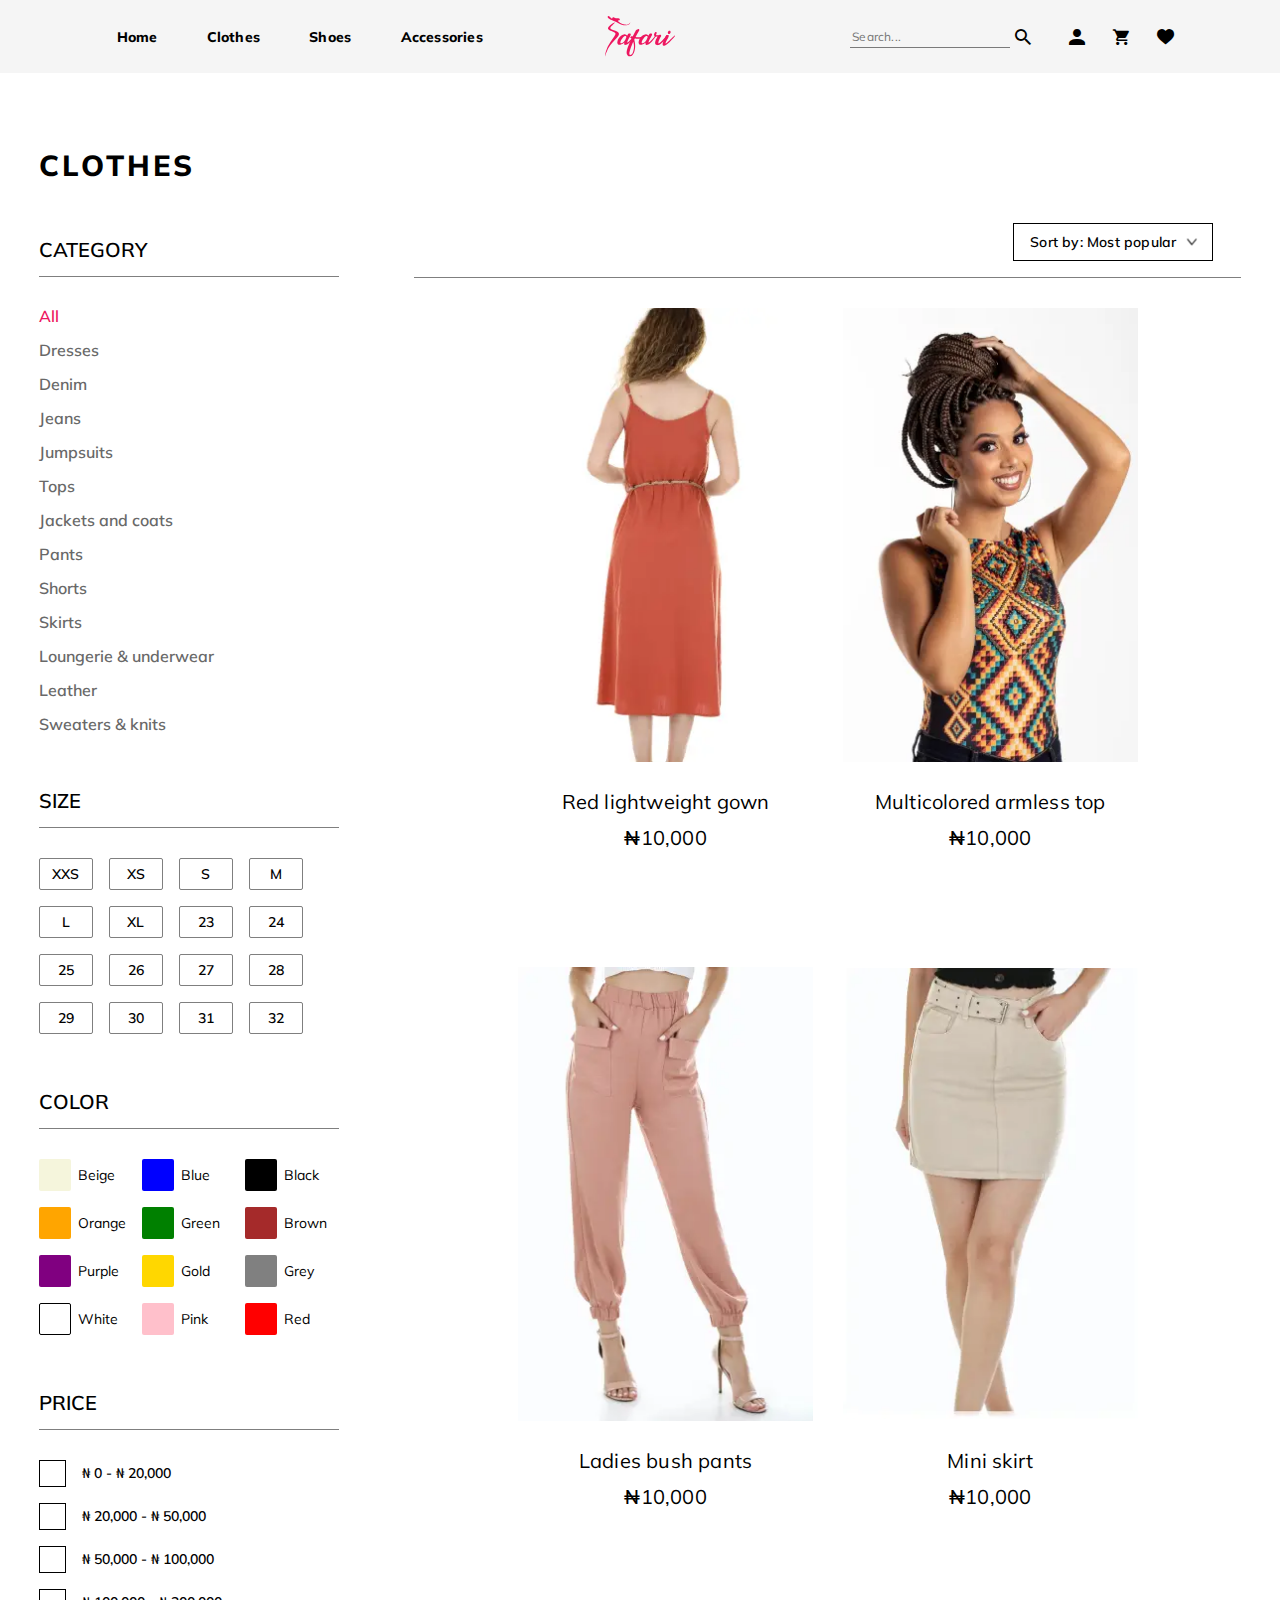
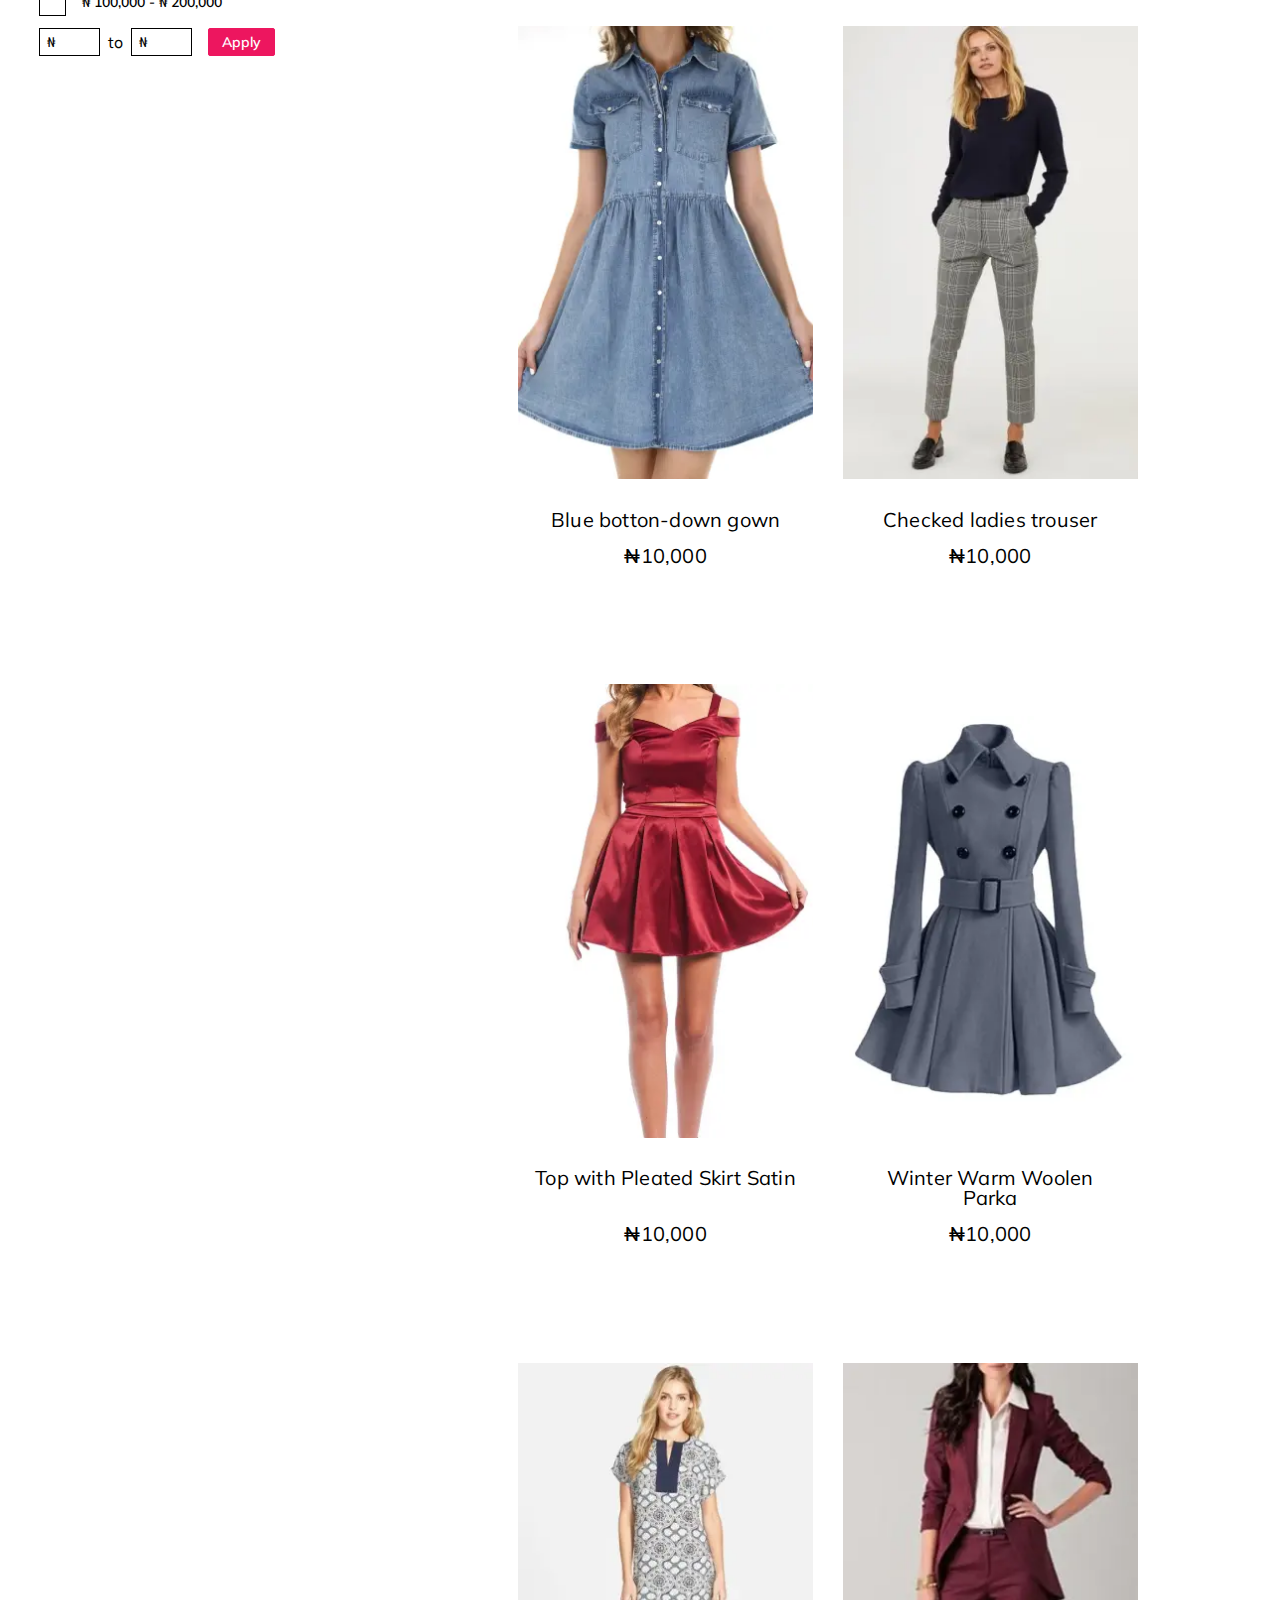
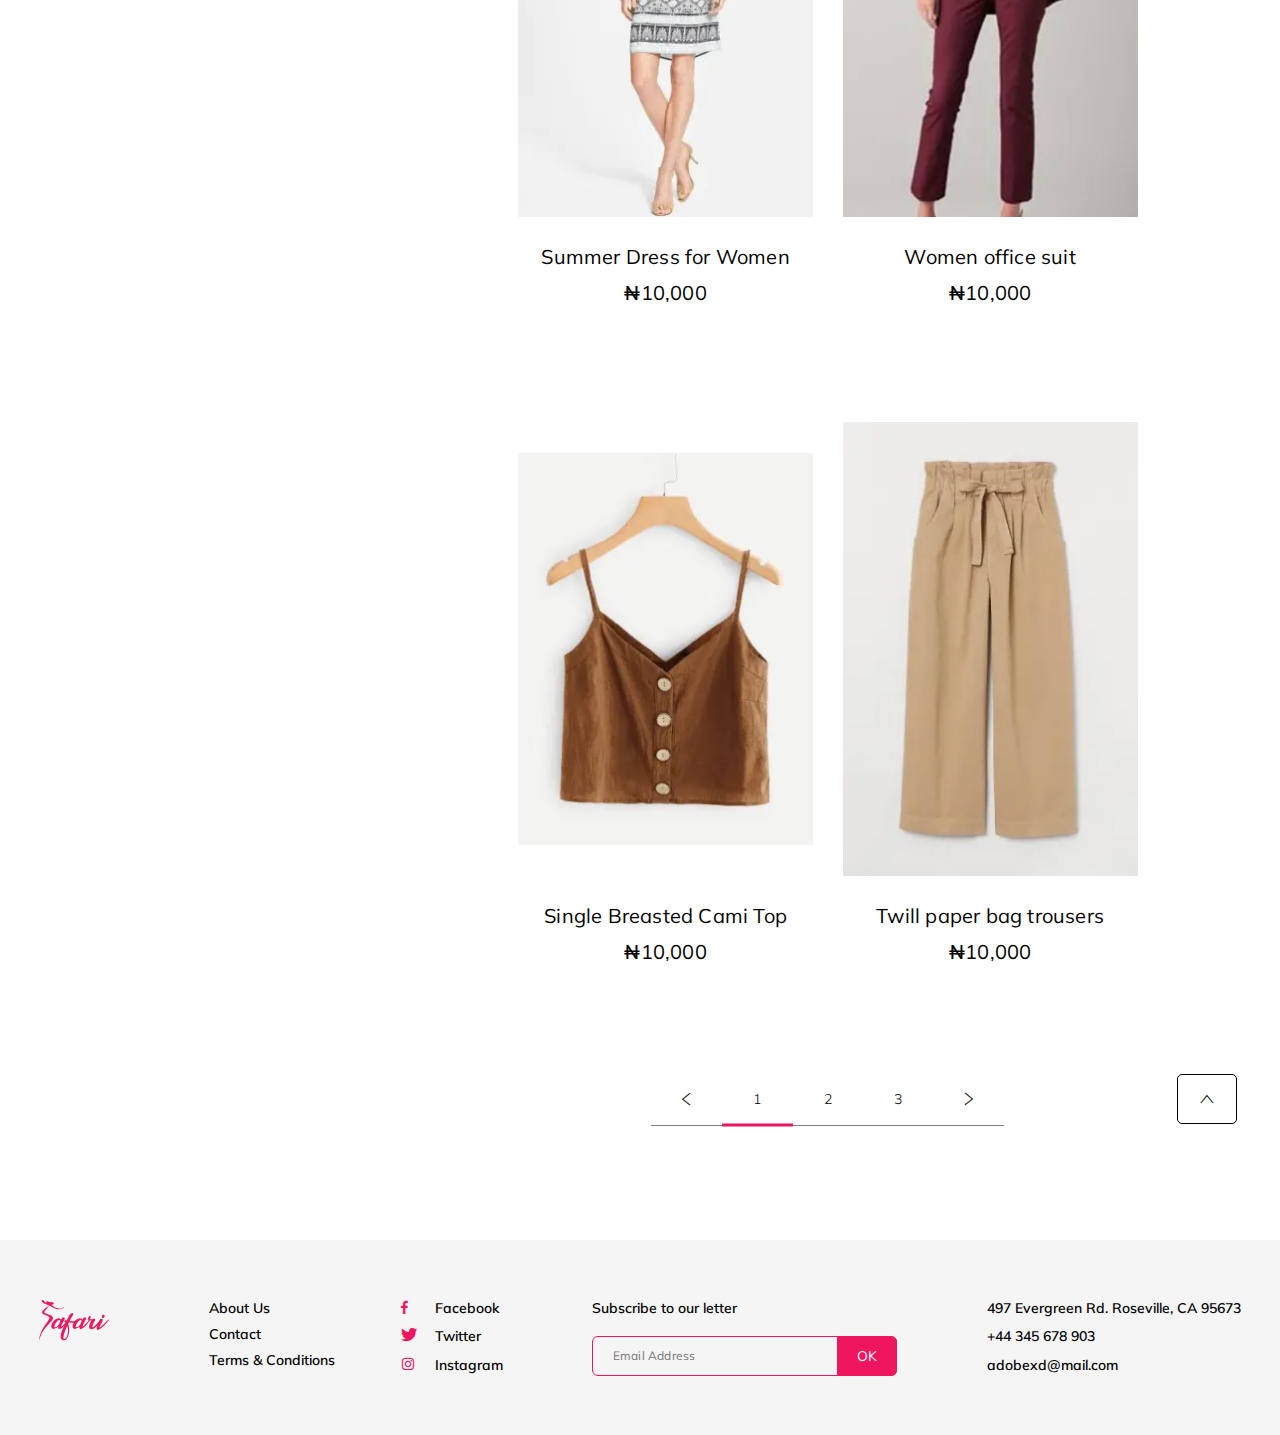
<file: catalog-clothes.html>
<!DOCTYPE html>
<html lang="en">

<head>
	<title>Catalog-clothes</title>
	<meta charset="UTF-8">
	<meta name="format-detection" content="telephone=no">
	<!-- <style>body{opacity: 0;}</style> -->
	<link rel="stylesheet" href="css/style.min.css?_v=20230910213539">
	<link rel="shortcut icon" href="favicon.ico">
	<!-- <meta name="robots" content="noindex, nofollow"> -->
	<meta name="viewport" content="width=device-width, initial-scale=1.0">
</head>

<body>
	<div class="wrapper">
		<header class="header">
			<div class="header__container">
				<div class="header__menu menu">
					<button type="button" class="menu__icon icon-menu"><span></span></button>
					<nav class="menu__body">
						<ul class="menu__list">
							<li class="menu__item"><a href="home.html" class="menu__link _active" data-target="/safari/home.html">Home</a></li>
							<li class="menu__item"><a href="catalog-clothes.html" class="menu__link" data-target="/safari/catalog-clothes.html">Clothes</a></li>
							<li class="menu__item"><a href="catalog-shoes.html" class="menu__link" data-target="/safari/catalog-shoes.html">Shoes</a></li>
							<li class="menu__item"><a href="catalog-accessories.html" class="menu__link" data-target="/safari/catalog-accessories.html">Accessories</a></li>
						</ul>
					</nav>
				</div>
				<a href="home.html" class="header__logo"><img src="img/header/logo.svg" alt="Logo"></a>
				<div class="header__actions actions-header">
					<form data-da=".menu__body,650,0" action="#" class="actions-header__search search-header">
						<input autocomplete="off" type="text" name="form[]" data-required data-error="Error" placeholder="Search..." class="search-header__input">
						<button type="submit" class="search-header__button _icon-search"></button>
					</form>
					<a href="account-information.html" class="actions-header__item _icon-user" data-target="/safari/account-information.html"></a>
					<a href="account-checkout.html" class="actions-header__item _icon-cart" data-target="/safari/account-checkout.html"></a>
					<a href="account-favorites.html" class="actions-header__item _icon-favorite" data-target="/safari/account-favorites.html"></a>
				</div>
			</div>
		</header>
		<main class="page">
			<section class="page__catalog catalog catalog_clothes">
				<div class="catalog__container_content">
					<h1 class="catalog__title">CLOTHES</h1>
					<form action="#" class="catalog__body">
						<aside class="catalog__filter filter">
							<div class="filter__blocks">
								<div class="filter__block">
									<div class="filter__header">
										<h4 class="filter__title _icon-arrow"><span>CATEGORY</span></h4>
										<button type="button" class="filter__clear _icon-close">Clear</button>
									</div>
									<div class="filter__body categories-filter">
										<ul class="categories-filter__list">
											<li class="categories-filter__item">
												<a href="#" class="categories-filter__link _active">All</a>
											</li>
											<li class="categories-filter__item">
												<a href="#" class="categories-filter__link">Dresses</a>
											</li>
											<li class="categories-filter__item">
												<a href="#" class="categories-filter__link">Denim</a>
											</li>
											<li class="categories-filter__item">
												<a href="#" class="categories-filter__link">Jeans</a>
											</li>
											<li class="categories-filter__item">
												<a href="#" class="categories-filter__link">Jumpsuits</a>
											</li>
											<li class="categories-filter__item">
												<a href="#" class="categories-filter__link">Tops</a>
											</li>
											<li class="categories-filter__item">
												<a href="#" class="categories-filter__link">Jackets and coats</a>
											</li>
											<li class="categories-filter__item">
												<a href="#" class="categories-filter__link">Pants</a>
											</li>
											<li class="categories-filter__item">
												<a href="#" class="categories-filter__link">Shorts</a>
											</li>
											<li class="categories-filter__item">
												<a href="#" class="categories-filter__link">Skirts</a>
											</li>
											<li class="categories-filter__item">
												<a href="#" class="categories-filter__link">Loungerie & underwear</a>
											</li>
											<li class="categories-filter__item">
												<a href="#" class="categories-filter__link">Leather</a>
											</li>
											<li class="categories-filter__item">
												<a href="#" class="categories-filter__link">Sweaters & knits</a>
											</li>
										</ul>
									</div>
								</div>
								<div class="filter__block">
									<div class="filter__header">
										<h4 class="filter__title _icon-arrow"><span>SIZE</span></h4>
										<button type="button" class="filter__clear _icon-close">Clear</button>
									</div>
									<div class="filter__body size-filter">
										<ul class="size-filter__list">
											<li class="size-filter__item checkbox">
												<input id="s_1" data-error="Error" class="checkbox__input" type="checkbox" value="1" name="form[]">
												<label for="s_1" class="checkbox__label"><span class="checkbox__text">XXS</span></label>
											</li>
											<li class="size-filter__item checkbox">
												<input id="s_2" data-error="Error" class="checkbox__input" type="checkbox" value="2" name="form[]">
												<label for="s_2" class="checkbox__label"><span class="checkbox__text">XS</span></label>
											</li>
											<li class="size-filter__item checkbox">
												<input id="s_3" data-error="Error" class="checkbox__input" type="checkbox" value="3" name="form[]">
												<label for="s_3" class="checkbox__label"><span class="checkbox__text">S</span></label>
											</li>
											<li class="size-filter__item checkbox">
												<input id="s_4" data-error="Error" class="checkbox__input" type="checkbox" value="4" name="form[]">
												<label for="s_4" class="checkbox__label"><span class="checkbox__text">M</span></label>
											</li>
											<li class="size-filter__item checkbox">
												<input id="s_5" data-error="Error" class="checkbox__input" type="checkbox" value="5" name="form[]">
												<label for="s_5" class="checkbox__label"><span class="checkbox__text">L</span></label>
											</li>
											<li class="size-filter__item checkbox">
												<input id="s_6" data-error="Error" class="checkbox__input" type="checkbox" value="6" name="form[]">
												<label for="s_6" class="checkbox__label"><span class="checkbox__text">XL</span></label>
											</li>
											<li class="size-filter__item checkbox">
												<input id="s_7" data-error="Error" class="checkbox__input" type="checkbox" value="7" name="form[]">
												<label for="s_7" class="checkbox__label"><span class="checkbox__text">23</span></label>
											</li>
											<li class="size-filter__item checkbox">
												<input id="s_8" data-error="Error" class="checkbox__input" type="checkbox" value="8" name="form[]">
												<label for="s_8" class="checkbox__label"><span class="checkbox__text">24</span></label>
											</li>
											<li class="size-filter__item checkbox">
												<input id="s_9" data-error="Error" class="checkbox__input" type="checkbox" value="9" name="form[]">
												<label for="s_9" class="checkbox__label"><span class="checkbox__text">25</span></label>
											</li>
											<li class="size-filter__item checkbox">
												<input id="s_10" data-error="Error" class="checkbox__input" type="checkbox" value="10" name="form[]">
												<label for="s_10" class="checkbox__label"><span class="checkbox__text">26</span></label>
											</li>
											<li class="size-filter__item checkbox">
												<input id="s_11" data-error="Error" class="checkbox__input" type="checkbox" value="11" name="form[]">
												<label for="s_11" class="checkbox__label"><span class="checkbox__text">27</span></label>
											</li>
											<li class="size-filter__item checkbox">
												<input id="s_12" data-error="Error" class="checkbox__input" type="checkbox" value="12" name="form[]">
												<label for="s_12" class="checkbox__label"><span class="checkbox__text">28</span></label>
											</li>
											<li class="size-filter__item checkbox">
												<input id="s_13" data-error="Error" class="checkbox__input" type="checkbox" value="13" name="form[]">
												<label for="s_13" class="checkbox__label"><span class="checkbox__text">29</span></label>
											</li>
											<li class="size-filter__item checkbox">
												<input id="s_14" data-error="Error" class="checkbox__input" type="checkbox" value="14" name="form[]">
												<label for="s_14" class="checkbox__label"><span class="checkbox__text">30</span></label>
											</li>
											<li class="size-filter__item checkbox">
												<input id="s_15" data-error="Error" class="checkbox__input" type="checkbox" value="15" name="form[]">
												<label for="s_15" class="checkbox__label"><span class="checkbox__text">31</span></label>
											</li>
											<li class="size-filter__item checkbox">
												<input id="s_16" data-error="Error" class="checkbox__input" type="checkbox" value="16" name="form[]">
												<label for="s_16" class="checkbox__label"><span class="checkbox__text">32</span></label>
											</li>
										</ul>
									</div>
								</div>
								<div class="filter__block">
									<div class="filter__header">
										<h4 class="filter__title _icon-arrow"><span>COLOR</span></h4>
										<button type="button" class="filter__clear _icon-close">Clear</button>
									</div>
									<div class="filter__body color-filter">
										<ul class="color-filter__list">
											<li class="color-filter__item checkbox">
												<input id="c_1" data-error="Error" class="checkbox__input" type="checkbox" value="1" name="form[]">
												<label for="c_1" class="checkbox__label"><span class="checkbox__text">Beige</span></label>
											</li>
											<li class="color-filter__item checkbox">
												<input id="c_2" data-error="Error" class="checkbox__input" type="checkbox" value="2" name="form[]">
												<label for="c_2" class="checkbox__label"><span class="checkbox__text">Blue</span></label>
											</li>
											<li class="color-filter__item checkbox">
												<input id="c_3" data-error="Error" class="checkbox__input" type="checkbox" value="3" name="form[]">
												<label for="c_3" class="checkbox__label"><span class="checkbox__text">Black</span></label>
											</li>
											<li class="color-filter__item checkbox">
												<input id="c_4" data-error="Error" class="checkbox__input" type="checkbox" value="4" name="form[]">
												<label for="c_4" class="checkbox__label"><span class="checkbox__text">Orange</span></label>
											</li>
											<li class="color-filter__item checkbox">
												<input id="c_5" data-error="Error" class="checkbox__input" type="checkbox" value="5" name="form[]">
												<label for="c_5" class="checkbox__label"><span class="checkbox__text">Green</span></label>
											</li>
											<li class="color-filter__item checkbox">
												<input id="c_6" data-error="Error" class="checkbox__input" type="checkbox" value="6" name="form[]">
												<label for="c_6" class="checkbox__label"><span class="checkbox__text">Brown</span></label>
											</li>
											<li class="color-filter__item checkbox">
												<input id="c_7" data-error="Error" class="checkbox__input" type="checkbox" value="7" name="form[]">
												<label for="c_7" class="checkbox__label"><span class="checkbox__text">Purple</span></label>
											</li>
											<li class="color-filter__item checkbox">
												<input id="c_8" data-error="Error" class="checkbox__input" type="checkbox" value="8" name="form[]">
												<label for="c_8" class="checkbox__label"><span class="checkbox__text">Gold</span></label>
											</li>
											<li class="color-filter__item checkbox">
												<input id="c_9" data-error="Error" class="checkbox__input" type="checkbox" value="9" name="form[]">
												<label for="c_9" class="checkbox__label"><span class="checkbox__text">Grey</span></label>
											</li>
											<li class="color-filter__item checkbox">
												<input id="c_10" data-error="Error" class="checkbox__input" type="checkbox" value="10" name="form[]">
												<label for="c_10" class="checkbox__label"><span class="checkbox__text">White</span></label>
											</li>
											<li class="color-filter__item checkbox">
												<input id="c_11" data-error="Error" class="checkbox__input" type="checkbox" value="11" name="form[]">
												<label for="c_11" class="checkbox__label"><span class="checkbox__text">Pink</span></label>
											</li>
											<li class="color-filter__item checkbox">
												<input id="c_12" data-error="Error" class="checkbox__input" type="checkbox" value="12" name="form[]">
												<label for="c_12" class="checkbox__label"><span class="checkbox__text">Red</span></label>
											</li>
										</ul>
									</div>
								</div>
								<div class="filter__block">
									<div class="filter__header">
										<h4 class="filter__title _icon-arrow"><span>PRICE</span></h4>
										<button type="button" class="filter__clear _icon-close">Clear</button>
									</div>
									<div class="filter__body price-filter">
										<ul class="price-filter__list">
											<li class="price-filter__item checkbox">
												<input id="p_1" data-error="Error" class="checkbox__input" type="checkbox" value="1" name="form[]">
												<label for="p_1" class="checkbox__label">₦ 0 - ₦ 20,000</label>
											</li>
											<li class="price-filter__item checkbox">
												<input id="p_2" data-error="Error" class="checkbox__input" type="checkbox" value="2" name="form[]">
												<label for="p_2" class="checkbox__label">₦ 20,000 - ₦ 50,000</label>
											</li>
											<li class="price-filter__item checkbox">
												<input id="p_3" data-error="Error" class="checkbox__input" type="checkbox" value="3" name="form[]">
												<label for="p_3" class="checkbox__label">₦ 50,000 - ₦ 100,000</label>
											</li>
											<li class="price-filter__item checkbox">
												<input id="p_4" data-error="Error" class="checkbox__input" type="checkbox" value="4" name="form[]">
												<label for="p_4" class="checkbox__label">₦ 100,000 - ₦ 200,000</label>
											</li>
										</ul>
										<div class="price-filter__actions">
											<div class="price-filter__line">
												<input id="p_5" data-error="Error" class="price-filter__input input input_small" type="number" name="form[]">
											</div>
											<p class="price-filter__text">to</p>
											<div class="price-filter__line">
												<input id="p_6" data-error="Error" class="price-filter__input input input_small" type="number" name="form[]">
											</div>
											<button type="submit" class="price-filter__button button button_small">Apply</button>
										</div>
									</div>
								</div>
							</div>
						</aside>
						<div class="catalog__content">
							<div class="catalog__header">
								<select name="form[]" data-class-modif="catalog">
									<option value="1" selected>Sort by: Most popular</option>
									<option value="2">Sort by: Best Selling</option>
									<option value="3">Price: High to Low</option>
									<option value="4">Price: Low to High</option>
								</select>
							</div>
							<ul class="catalog__items items-catalog">
								<li class="items-catalog__item item-catalog">
									<div class="item-catalog__main">
										<a href="#" class="item-catalog__image-ibg">
											<picture><source data-srcset="img/catalog/04.webp" srcset="[data-uri]" type="image/webp"><img src="[data-uri]"  data-src="img/catalog/04.jpg" alt="Product"></picture>
										</a>
										<div class="item-catalog__actions">
											<button type="button" class="item-catalog__favorite _icon-favorite"></button>
											<button type="button" class="item-catalog__add-to-cart _icon-cart">ADD TO CART</button>
										</div>
									</div>
									<div class="item-catalog__footer">
										<h3 class="item-catalog__title"><a href="#">Red lightweight gown</a></h3>
										<div class="item-catalog__price"><span>₦</span>10,000</div>
									</div>
								</li>
								<li class="items-catalog__item item-catalog">
									<div class="item-catalog__main">
										<a href="#" class="item-catalog__image-ibg">
											<picture><source data-srcset="img/catalog/01.webp" srcset="[data-uri]" type="image/webp"><img src="[data-uri]"  data-src="img/catalog/01.jpg" alt="Product"></picture>
										</a>
										<div class="item-catalog__actions">
											<button type="button" class="item-catalog__favorite _icon-favorite"></button>
											<button type="button" class="item-catalog__add-to-cart _icon-cart">ADD TO CART</button>
										</div>
									</div>
									<div class="item-catalog__footer">
										<h3 class="item-catalog__title"><a href="#">Multicolored armless top</a></h3>
										<div class="item-catalog__price"><span>₦</span>10,000</div>
									</div>
								</li>
								<li class="items-catalog__item item-catalog">
									<div class="item-catalog__main">
										<a href="#" class="item-catalog__image-ibg">
											<picture><source data-srcset="img/catalog/12.webp" srcset="[data-uri]" type="image/webp"><img src="[data-uri]"  data-src="img/catalog/12.jpg" alt="Product"></picture>
										</a>
										<div class="item-catalog__actions">
											<button type="button" class="item-catalog__favorite _icon-favorite"></button>
											<button type="button" class="item-catalog__add-to-cart _icon-cart">ADD TO CART</button>
										</div>
									</div>
									<div class="item-catalog__footer">
										<h3 class="item-catalog__title"><a href="#">Ladies bush pants</a></h3>
										<div class="item-catalog__price"><span>₦</span>10,000</div>
									</div>
								</li>
								<li class="items-catalog__item item-catalog">
									<div class="item-catalog__main">
										<a href="#" class="item-catalog__image-ibg">
											<picture><source data-srcset="img/catalog/03.webp" srcset="[data-uri]" type="image/webp"><img src="[data-uri]"  data-src="img/catalog/03.jpg" alt="Product"></picture>
										</a>
										<div class="item-catalog__actions">
											<button type="button" class="item-catalog__favorite _icon-favorite"></button>
											<button type="button" class="item-catalog__add-to-cart _icon-cart">ADD TO CART</button>
										</div>
									</div>
									<div class="item-catalog__footer">
										<h3 class="item-catalog__title"><a href="#">Mini skirt</a></h3>
										<div class="item-catalog__price"><span>₦</span>10,000</div>
									</div>
								</li>
								<li class="items-catalog__item item-catalog">
									<div class="item-catalog__main">
										<a href="#" class="item-catalog__image-ibg">
											<picture><source data-srcset="img/catalog/05.webp" srcset="[data-uri]" type="image/webp"><img src="[data-uri]"  data-src="img/catalog/05.jpg" alt="Product"></picture>
										</a>
										<div class="item-catalog__actions">
											<button type="button" class="item-catalog__favorite _icon-favorite"></button>
											<button type="button" class="item-catalog__add-to-cart _icon-cart">ADD TO CART</button>
										</div>
									</div>
									<div class="item-catalog__footer">
										<h3 class="item-catalog__title"><a href="#">Blue botton-down gown</a></h3>
										<div class="item-catalog__price"><span>₦</span>10,000</div>
									</div>
								</li>
								<li class="items-catalog__item item-catalog">
									<div class="item-catalog__main">
										<a href="#" class="item-catalog__image-ibg">
											<picture><source data-srcset="img/catalog/15.webp" srcset="[data-uri]" type="image/webp"><img src="[data-uri]"  data-src="img/catalog/15.jpg" alt="Product"></picture>
										</a>
										<div class="item-catalog__actions">
											<button type="button" class="item-catalog__favorite _icon-favorite"></button>
											<button type="button" class="item-catalog__add-to-cart _icon-cart">ADD TO CART</button>
										</div>
									</div>
									<div class="item-catalog__footer">
										<h3 class="item-catalog__title"><a href="#">Checked ladies trouser</a></h3>
										<div class="item-catalog__price"><span>₦</span>10,000</div>
									</div>
								</li>
								<li class="items-catalog__item item-catalog">
									<div class="item-catalog__main">
										<a href="#" class="item-catalog__image-ibg">
											<picture><source data-srcset="img/catalog/17.webp" srcset="[data-uri]" type="image/webp"><img src="[data-uri]"  data-src="img/catalog/17.jpg" alt="Product"></picture>
										</a>
										<div class="item-catalog__actions">
											<button type="button" class="item-catalog__favorite _icon-favorite"></button>
											<button type="button" class="item-catalog__add-to-cart _icon-cart">ADD TO CART</button>
										</div>
									</div>
									<div class="item-catalog__footer">
										<h3 class="item-catalog__title"><a href="#">Top with Pleated Skirt Satin</a></h3>
										<div class="item-catalog__price"><span>₦</span>10,000</div>
									</div>
								</li>
								<li class="items-catalog__item item-catalog">
									<div class="item-catalog__main">
										<a href="#" class="item-catalog__image-ibg">
											<picture><source data-srcset="img/catalog/18.webp" srcset="[data-uri]" type="image/webp"><img src="[data-uri]"  data-src="img/catalog/18.jpg" alt="Product"></picture>
										</a>
										<div class="item-catalog__actions">
											<button type="button" class="item-catalog__favorite _icon-favorite"></button>
											<button type="button" class="item-catalog__add-to-cart _icon-cart">ADD TO CART</button>
										</div>
									</div>
									<div class="item-catalog__footer">
										<h3 class="item-catalog__title"><a href="#">Winter Warm Woolen Parka</a></h3>
										<div class="item-catalog__price"><span>₦</span>10,000</div>
									</div>
								</li>
								<li class="items-catalog__item item-catalog">
									<div class="item-catalog__main">
										<a href="#" class="item-catalog__image-ibg">
											<picture><source data-srcset="img/catalog/19.webp" srcset="[data-uri]" type="image/webp"><img src="[data-uri]"  data-src="img/catalog/19.jpg" alt="Product"></picture>
										</a>
										<div class="item-catalog__actions">
											<button type="button" class="item-catalog__favorite _icon-favorite"></button>
											<button type="button" class="item-catalog__add-to-cart _icon-cart">ADD TO CART</button>
										</div>
									</div>
									<div class="item-catalog__footer">
										<h3 class="item-catalog__title"><a href="#">Summer Dress for Women</a></h3>
										<div class="item-catalog__price"><span>₦</span>10,000</div>
									</div>
								</li>
								<li class="items-catalog__item item-catalog">
									<div class="item-catalog__main">
										<a href="#" class="item-catalog__image-ibg">
											<picture><source data-srcset="img/catalog/20.webp" srcset="[data-uri]" type="image/webp"><img src="[data-uri]"  data-src="img/catalog/20.jpg" alt="Product"></picture>
										</a>
										<div class="item-catalog__actions">
											<button type="button" class="item-catalog__favorite _icon-favorite"></button>
											<button type="button" class="item-catalog__add-to-cart _icon-cart">ADD TO CART</button>
										</div>
									</div>
									<div class="item-catalog__footer">
										<h3 class="item-catalog__title"><a href="#">Women office suit</a></h3>
										<div class="item-catalog__price"><span>₦</span>10,000</div>
									</div>
								</li>
								<li class="items-catalog__item item-catalog">
									<div class="item-catalog__main">
										<a href="#" class="item-catalog__image-ibg">
											<picture><source data-srcset="img/catalog/21.webp" srcset="[data-uri]" type="image/webp"><img src="[data-uri]"  data-src="img/catalog/21.jpg" alt="Product"></picture>
										</a>
										<div class="item-catalog__actions">
											<button type="button" class="item-catalog__favorite _icon-favorite"></button>
											<button type="button" class="item-catalog__add-to-cart _icon-cart">ADD TO CART</button>
										</div>
									</div>
									<div class="item-catalog__footer">
										<h3 class="item-catalog__title"><a href="#">Single Breasted Cami Top</a></h3>
										<div class="item-catalog__price"><span>₦</span>10,000</div>
									</div>
								</li>
								<li class="items-catalog__item item-catalog">
									<div class="item-catalog__main">
										<a href="#" class="item-catalog__image-ibg">
											<picture><source data-srcset="img/catalog/22.webp" srcset="[data-uri]" type="image/webp"><img src="[data-uri]"  data-src="img/catalog/22.jpg" alt="Product"></picture>
										</a>
										<div class="item-catalog__actions">
											<button type="button" class="item-catalog__favorite _icon-favorite"></button>
											<button type="button" class="item-catalog__add-to-cart _icon-cart">ADD TO CART</button>
										</div>
									</div>
									<div class="item-catalog__footer">
										<h3 class="item-catalog__title"><a href="#">Twill paper bag trousers</a></h3>
										<div class="item-catalog__price"><span>₦</span>10,000</div>
									</div>
								</li>
							</ul>
							<div class="main-catalog__pagging">
								<div class="pagging">
									<a href="" class="pagging__arrow pagging__arrow_prew _icon-arrow"></a>
									<ul class="pagging__list">
										<li>
											<a href="" class="pagging__item _active">1</a>
										</li>
										<li>
											<a href="" class="pagging__item">2</a>
										</li>
										<li>
											<a href="" class="pagging__item">3</a>
										</li>
									</ul>
									<a href="" class="pagging__arrow _icon-arrow"></a>
								</div>
							</div>
						</div>
					</form>
				</div>
			</section>
		</main>
		<footer class="footer">
			<div class="footer__container_content">
				<a href="#" class="footer__logo">
					<img src="img/header/logo.svg" alt="Logo">
				</a>
				<div class="footer__body body-footer">
					<nav class="body-footer__menu menu-footer">
						<ul class="menu-footer__list">
							<li class="menu-footer__item">
								<a href="" class="menu-footer__link">About Us</a>
							</li>
							<li class="menu-footer__item">
								<a href="" class="menu-footer__link">Contact</a>
							</li>
							<li class="menu-footer__item">
								<a href="" class="menu-footer__link">Terms & Conditions</a>
							</li>
						</ul>
					</nav>
					<ul class="body-footer__social social-footer">
						<li class="social-footer__item">
							<a href="#" class="social-footer__link _icon-facebook">Facebook</a>
						</li>
						<li class="social-footer__item">
							<a href="#" class="social-footer__link _icon-twitter">Twitter</a>
						</li>
						<li class="social-footer__item">
							<a href="#" class="social-footer__link _icon-instagram">Instagram</a>
						</li>
					</ul>
					<div class="body-footer__subscribe subscribe-footer">
						<div class="subscribe-footer__label">Subscribe to our letter</div>
						<form action="#" class="subscribe-footer__form">
							<input autocomplete="off" data-required="email" type="email" name="form[]" data-error="Error" placeholder="Email Address" class="subscribe-footer__input">
							<button type="submit" class="subscribe-footer__button">OK</button>
						</form>
					</div>
				</div>
				<ul class="footer__contacts contacts-footer">
					<li class="contacts-footer__item">
						<a href="#" class="contacts-footer__link">497 Evergreen Rd. Roseville, CA 95673</a>
					</li>
					<li class="contacts-footer__item">
						<a href="tel:+44345678903" class="contacts-footer__link">+44 345 678 903</a>
					</li>
					<li class="contacts-footer__item">
						<a href="mailto:adobexd@mail.com" class="contacts-footer__link">adobexd@mail.com</a>
					</li>
				</ul>
				<button type="button" data-goto=".wrapper" class="footer__button-up _icon-arrow"></button>
			</div>
		</footer>
	</div>
	<!-- Стилі для body -->
	<style>
		.lock body {
			overflow: hidden;
			touch-action: none;
			overscroll-behavior: none;
		}

		.loading body {
			opacity: 0;
			visibility: hidden;
		}

		.loaded body {
			transition: opacity 0.5s ease 0s;
			opacity: 1;
			visibility: visible;
		}
	</style>
	<div id="fls-preloader">
		<style>
			* {
				padding: 0px;
				margin: 0px;
				border: 0px;
			}

			*,
			*:before,
			*:after {
				box-sizing: border-box;
			}

			html {
				overflow: hidden;
				touch-action: none;
				overscroll-behavior: none;
			}

			.fls-preloader {
				pointer-events: none;
				z-index: -1;
				position: fixed;
				width: 15rem;
				height: 15rem;
				border-radius: 50%;
				top: calc(50% - 7.5rem);
				left: calc(50% - 7.5rem);
				display: flex;
				justify-content: center;
				align-items: center;
				background-color: #ed165f;
			}

			.fls-preloader__body {
				padding: 0.93rem;
				max-width: 31.25rem;
				display: flex;
				flex-direction: column;
			}

			.fls-preloader__counter {
				font-size: 5rem;
				color: #fff;
			}

			.fls-preloader__line {}

			.fls-preloader__line span {
				display: inline-block;
				transition: width 0.2s ease;
				height: 0.8rem;
				background-color: #fff;
			}
		</style>

		<script>
			function preloader() {
				const preloaderImages = document.querySelector('[data-preloader]') ? document.querySelectorAll('[data-preloader] img') : document.querySelectorAll('img');
				const preloaderContainer = document.querySelector('#fls-preloader');
				if (preloaderImages.length) {
					const preloaderTemplate = `
					<div class="fls-preloader">
						<div class="fls-preloader__body">
							<div class="fls-preloader__counter">0%</div>
							<div class="fls-preloader__line"><span></span></div>
						</div>
					</div>`;
					document.querySelector('html').insertAdjacentHTML("beforeend", preloaderTemplate);

					const
						preloader = document.querySelector('.fls-preloader'),
						showPecentLoad = document.querySelector('.fls-preloader__counter'),
						showLineLoad = document.querySelector('.fls-preloader__line span'),
						htmlDocument = document.documentElement;

					let imagesLoadedCount = counter = progress = 0;

					htmlDocument.classList.add('loading');
					htmlDocument.classList.add('lock');

					preloaderImages.forEach(preloaderImage => {
						const imgClone = document.createElement('img');
						if (imgClone) {
							imgClone.onload = imageLoaded;
							imgClone.onerror = imageLoaded;
							preloaderImage.dataset.src ? imgClone.src = preloaderImage.dataset.src : imgClone.src = preloaderImage.src;
						}
					});

					function setValueProgress(progress) {
						showPecentLoad ? showPecentLoad.innerText = `${progress}%` : null;
						showLineLoad ? showLineLoad.style.width = `${progress}%` : null;
					}
					showPecentLoad ? setValueProgress(progress) : null;

					function imageLoaded() {
						imagesLoadedCount++;
						progress = Math.round((100 / preloaderImages.length) * imagesLoadedCount);
						const intervalId = setInterval(() => {
							counter >= progress ? clearInterval(intervalId) : setValueProgress(++counter);
							counter >= 100 ? addLoadedClass() : null;
						}, 10);
					}

					function addLoadedClass() {
						htmlDocument.classList.add('loaded');
						htmlDocument.classList.remove('lock');
						htmlDocument.classList.remove('loading');
						setInterval(() => {
							preloader.remove();
							preloaderContainer.remove();
						}, 500);
					}
				} else {
					preloaderContainer.remove();
				}
			}
			preloader();
		</script>
	</div>
	<script src="js/app.min.js?_v=20230910213539"></script>
</body>

</html>
</file>
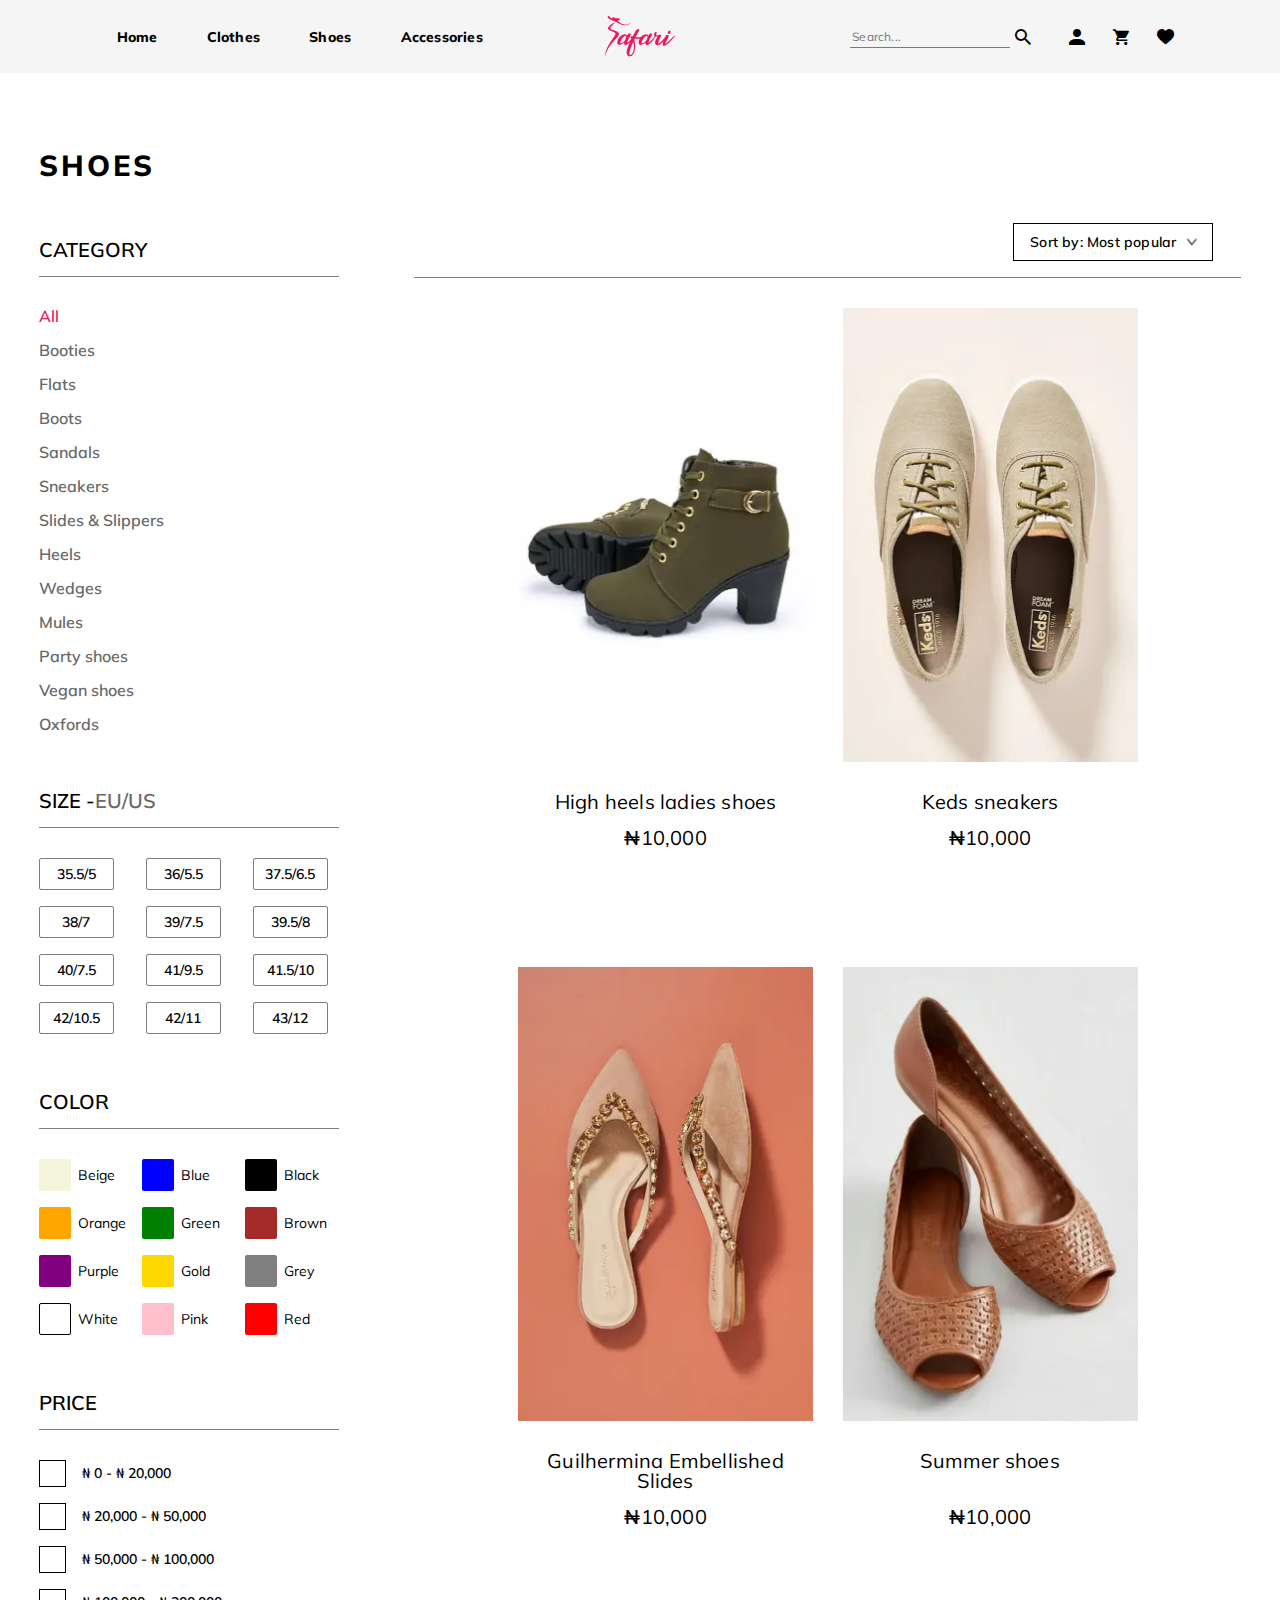
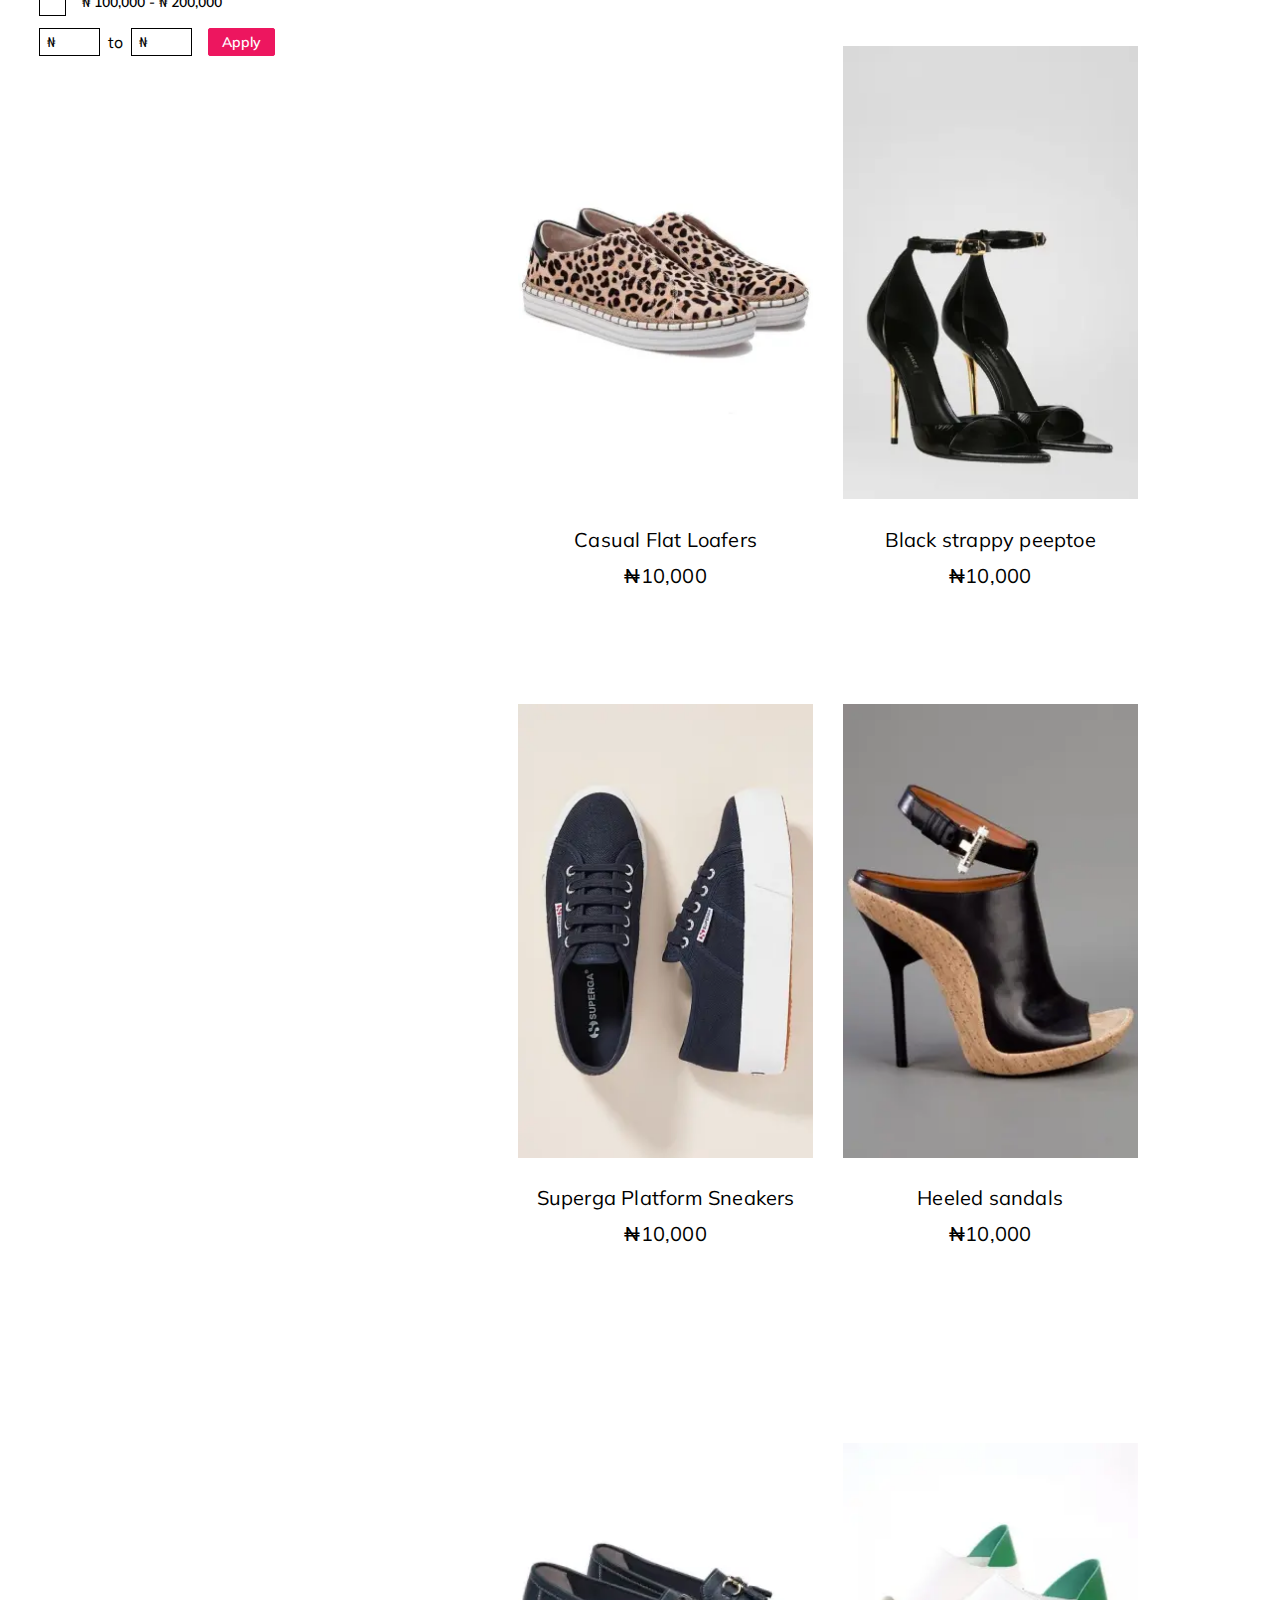
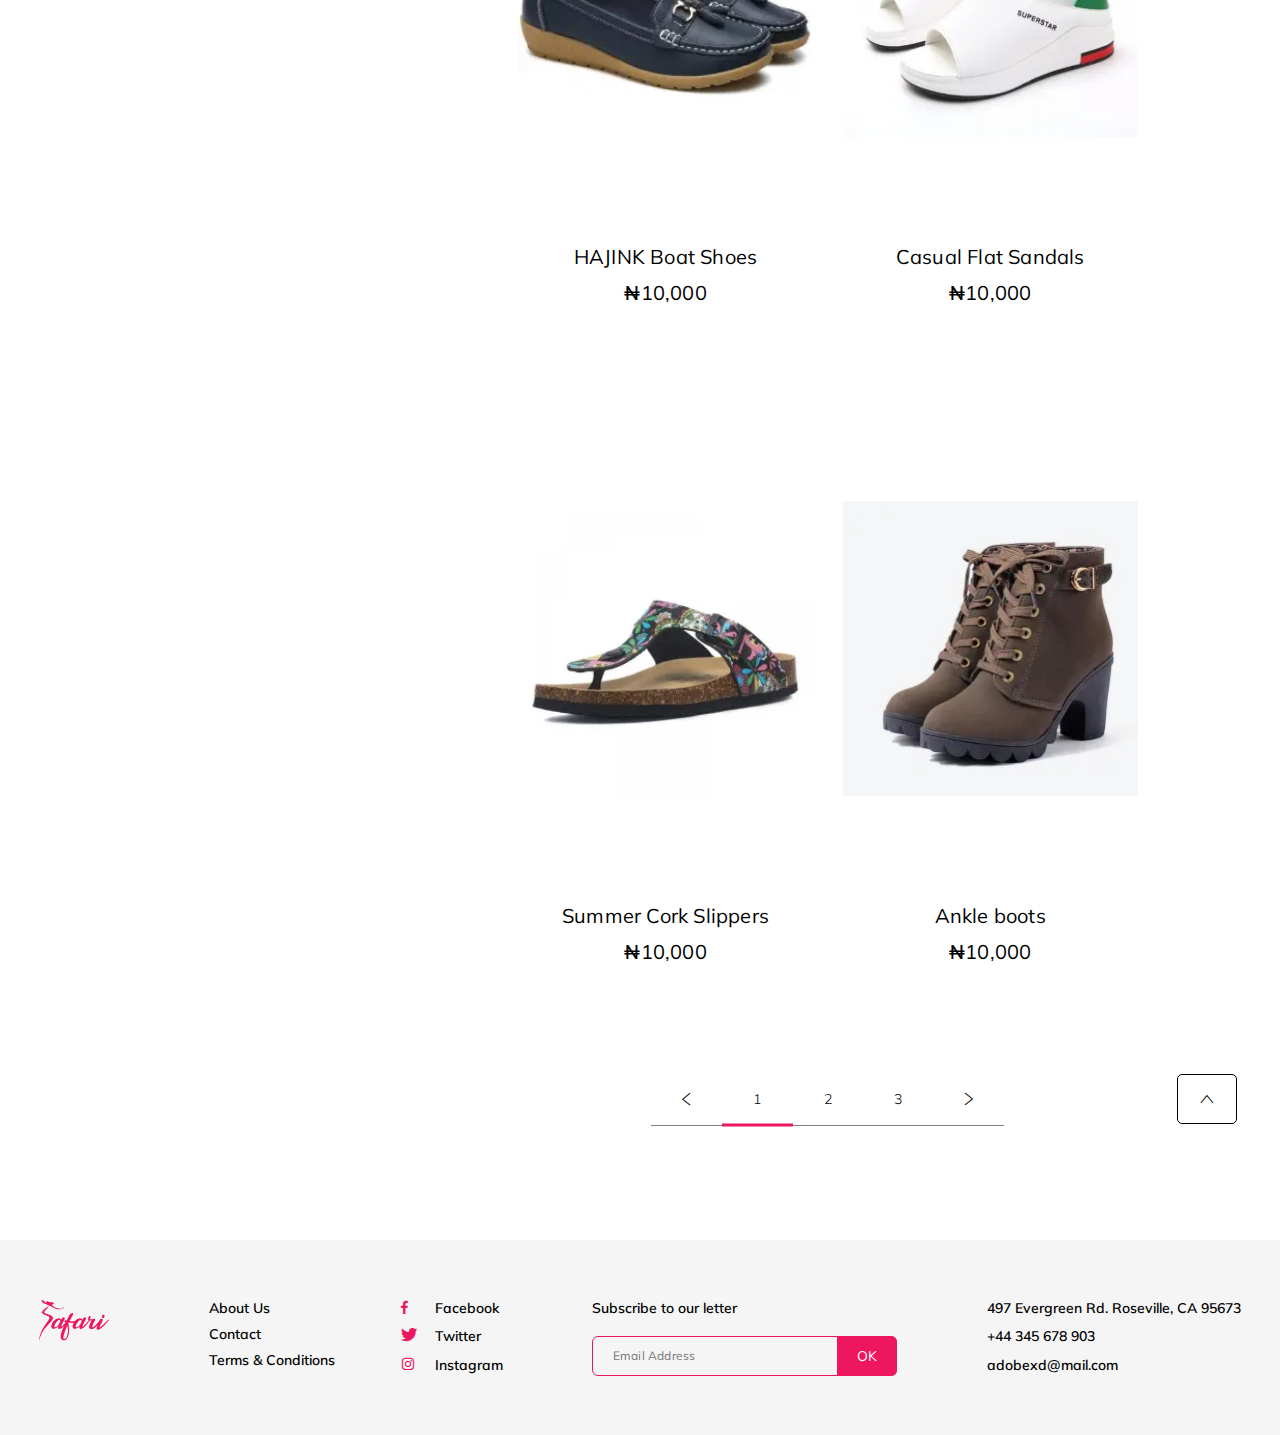
<file: catalog-shoes.html>
<!DOCTYPE html>
<html lang="en">

<head>
	<title>Catalog-shoes</title>
	<meta charset="UTF-8">
	<meta name="format-detection" content="telephone=no">
	<!-- <style>body{opacity: 0;}</style> -->
	<link rel="stylesheet" href="css/style.min.css?_v=20230910213539">
	<link rel="shortcut icon" href="favicon.ico">
	<!-- <meta name="robots" content="noindex, nofollow"> -->
	<meta name="viewport" content="width=device-width, initial-scale=1.0">
</head>

<body>
	<div class="wrapper">
		<header class="header">
			<div class="header__container">
				<div class="header__menu menu">
					<button type="button" class="menu__icon icon-menu"><span></span></button>
					<nav class="menu__body">
						<ul class="menu__list">
							<li class="menu__item"><a href="home.html" class="menu__link _active" data-target="/safari/home.html">Home</a></li>
							<li class="menu__item"><a href="catalog-clothes.html" class="menu__link" data-target="/safari/catalog-clothes.html">Clothes</a></li>
							<li class="menu__item"><a href="catalog-shoes.html" class="menu__link" data-target="/safari/catalog-shoes.html">Shoes</a></li>
							<li class="menu__item"><a href="catalog-accessories.html" class="menu__link" data-target="/safari/catalog-accessories.html">Accessories</a></li>
						</ul>
					</nav>
				</div>
				<a href="home.html" class="header__logo"><img src="img/header/logo.svg" alt="Logo"></a>
				<div class="header__actions actions-header">
					<form data-da=".menu__body,650,0" action="#" class="actions-header__search search-header">
						<input autocomplete="off" type="text" name="form[]" data-required data-error="Error" placeholder="Search..." class="search-header__input">
						<button type="submit" class="search-header__button _icon-search"></button>
					</form>
					<a href="account-information.html" class="actions-header__item _icon-user" data-target="/safari/account-information.html"></a>
					<a href="account-checkout.html" class="actions-header__item _icon-cart" data-target="/safari/account-checkout.html"></a>
					<a href="account-favorites.html" class="actions-header__item _icon-favorite" data-target="/safari/account-favorites.html"></a>
				</div>
			</div>
		</header>
		<main class="page">
			<section class="page__catalog catalog catalog_shoes">
				<div class="catalog__container_content">
					<h1 class="catalog__title">SHOES</h1>
					<form action="#" class="catalog__body">
						<aside class="catalog__filter filter">
							<div class="filter__blocks">
								<div class="filter__block">
									<div class="filter__header">
										<h4 class="filter__title _icon-arrow"><span>CATEGORY</span></h4>
										<button type="button" class="filter__clear _icon-close">Clear</button>
									</div>
									<div class="filter__body categories-filter">
										<ul class="categories-filter__list">
											<li class="categories-filter__item">
												<a href="#" class="categories-filter__link _active">All</a>
											</li>
											<li class="categories-filter__item">
												<a href="#" class="categories-filter__link">Booties</a>
											</li>
											<li class="categories-filter__item">
												<a href="#" class="categories-filter__link">Flats</a>
											</li>
											<li class="categories-filter__item">
												<a href="#" class="categories-filter__link">Boots</a>
											</li>
											<li class="categories-filter__item">
												<a href="#" class="categories-filter__link">Sandals</a>
											</li>
											<li class="categories-filter__item">
												<a href="#" class="categories-filter__link">Sneakers</a>
											</li>
											<li class="categories-filter__item">
												<a href="#" class="categories-filter__link">Slides & Slippers</a>
											</li>
											<li class="categories-filter__item">
												<a href="#" class="categories-filter__link">Heels</a>
											</li>
											<li class="categories-filter__item">
												<a href="#" class="categories-filter__link">Wedges</a>
											</li>
											<li class="categories-filter__item">
												<a href="#" class="categories-filter__link">Mules</a>
											</li>
											<li class="categories-filter__item">
												<a href="#" class="categories-filter__link">Party shoes</a>
											</li>
											<li class="categories-filter__item">
												<a href="#" class="categories-filter__link">Vegan shoes</a>
											</li>
											<li class="categories-filter__item">
												<a href="#" class="categories-filter__link">Oxfords</a>
											</li>
										</ul>
									</div>
								</div>
								<div class="filter__block">
									<div class="filter__header">
										<h4 class="filter__title _icon-arrow"><span>SIZE -</span>EU/US</h4>
										<button type="button" class="filter__clear _icon-close">Clear</button>
									</div>
									<div class="filter__body size-filter">
										<ul class="size-filter__list">
											<li class="size-filter__item checkbox">
												<input id="s_1" data-error="Error" class="checkbox__input" type="checkbox" value="1" name="form[]">
												<label for="s_1" class="checkbox__label"><span class="checkbox__text">35.5/5</span></label>
											</li>
											<li class="size-filter__item checkbox">
												<input id="s_2" data-error="Error" class="checkbox__input" type="checkbox" value="2" name="form[]">
												<label for="s_2" class="checkbox__label"><span class="checkbox__text">36/5.5</span></label>
											</li>
											<li class="size-filter__item checkbox">
												<input id="s_3" data-error="Error" class="checkbox__input" type="checkbox" value="3" name="form[]">
												<label for="s_3" class="checkbox__label"><span class="checkbox__text">37.5/6.5</span></label>
											</li>
											<li class="size-filter__item checkbox">
												<input id="s_4" data-error="Error" class="checkbox__input" type="checkbox" value="4" name="form[]">
												<label for="s_4" class="checkbox__label"><span class="checkbox__text">38/7</span></label>
											</li>
											<li class="size-filter__item checkbox">
												<input id="s_5" data-error="Error" class="checkbox__input" type="checkbox" value="5" name="form[]">
												<label for="s_5" class="checkbox__label"><span class="checkbox__text">39/7.5</span></label>
											</li>
											<li class="size-filter__item checkbox">
												<input id="s_6" data-error="Error" class="checkbox__input" type="checkbox" value="6" name="form[]">
												<label for="s_6" class="checkbox__label"><span class="checkbox__text">39.5/8</span></label>
											</li>
											<li class="size-filter__item checkbox">
												<input id="s_7" data-error="Error" class="checkbox__input" type="checkbox" value="7" name="form[]">
												<label for="s_7" class="checkbox__label"><span class="checkbox__text">40/7.5</span></label>
											</li>
											<li class="size-filter__item checkbox">
												<input id="s_8" data-error="Error" class="checkbox__input" type="checkbox" value="8" name="form[]">
												<label for="s_8" class="checkbox__label"><span class="checkbox__text">41/9.5</span></label>
											</li>
											<li class="size-filter__item checkbox">
												<input id="s_9" data-error="Error" class="checkbox__input" type="checkbox" value="9" name="form[]">
												<label for="s_9" class="checkbox__label"><span class="checkbox__text">41.5/10</span></label>
											</li>
											<li class="size-filter__item checkbox">
												<input id="s_10" data-error="Error" class="checkbox__input" type="checkbox" value="10" name="form[]">
												<label for="s_10" class="checkbox__label"><span class="checkbox__text">42/10.5</span></label>
											</li>
											<li class="size-filter__item checkbox">
												<input id="s_11" data-error="Error" class="checkbox__input" type="checkbox" value="11" name="form[]">
												<label for="s_11" class="checkbox__label"><span class="checkbox__text">42/11</span></label>
											</li>
											<li class="size-filter__item checkbox">
												<input id="s_12" data-error="Error" class="checkbox__input" type="checkbox" value="12" name="form[]">
												<label for="s_12" class="checkbox__label"><span class="checkbox__text">43/12</span></label>
											</li>
										</ul>
									</div>
								</div>
								<div class="filter__block">
									<div class="filter__header">
										<h4 class="filter__title _icon-arrow"><span>COLOR</span></h4>
										<button type="button" class="filter__clear _icon-close">Clear</button>
									</div>
									<div class="filter__body color-filter">
										<ul class="color-filter__list">
											<li class="color-filter__item checkbox">
												<input id="c_1" data-error="Error" class="checkbox__input" type="checkbox" value="1" name="form[]">
												<label for="c_1" class="checkbox__label"><span class="checkbox__text">Beige</span></label>
											</li>
											<li class="color-filter__item checkbox">
												<input id="c_2" data-error="Error" class="checkbox__input" type="checkbox" value="2" name="form[]">
												<label for="c_2" class="checkbox__label"><span class="checkbox__text">Blue</span></label>
											</li>
											<li class="color-filter__item checkbox">
												<input id="c_3" data-error="Error" class="checkbox__input" type="checkbox" value="3" name="form[]">
												<label for="c_3" class="checkbox__label"><span class="checkbox__text">Black</span></label>
											</li>
											<li class="color-filter__item checkbox">
												<input id="c_4" data-error="Error" class="checkbox__input" type="checkbox" value="4" name="form[]">
												<label for="c_4" class="checkbox__label"><span class="checkbox__text">Orange</span></label>
											</li>
											<li class="color-filter__item checkbox">
												<input id="c_5" data-error="Error" class="checkbox__input" type="checkbox" value="5" name="form[]">
												<label for="c_5" class="checkbox__label"><span class="checkbox__text">Green</span></label>
											</li>
											<li class="color-filter__item checkbox">
												<input id="c_6" data-error="Error" class="checkbox__input" type="checkbox" value="6" name="form[]">
												<label for="c_6" class="checkbox__label"><span class="checkbox__text">Brown</span></label>
											</li>
											<li class="color-filter__item checkbox">
												<input id="c_7" data-error="Error" class="checkbox__input" type="checkbox" value="7" name="form[]">
												<label for="c_7" class="checkbox__label"><span class="checkbox__text">Purple</span></label>
											</li>
											<li class="color-filter__item checkbox">
												<input id="c_8" data-error="Error" class="checkbox__input" type="checkbox" value="8" name="form[]">
												<label for="c_8" class="checkbox__label"><span class="checkbox__text">Gold</span></label>
											</li>
											<li class="color-filter__item checkbox">
												<input id="c_9" data-error="Error" class="checkbox__input" type="checkbox" value="9" name="form[]">
												<label for="c_9" class="checkbox__label"><span class="checkbox__text">Grey</span></label>
											</li>
											<li class="color-filter__item checkbox">
												<input id="c_10" data-error="Error" class="checkbox__input" type="checkbox" value="10" name="form[]">
												<label for="c_10" class="checkbox__label"><span class="checkbox__text">White</span></label>
											</li>
											<li class="color-filter__item checkbox">
												<input id="c_11" data-error="Error" class="checkbox__input" type="checkbox" value="11" name="form[]">
												<label for="c_11" class="checkbox__label"><span class="checkbox__text">Pink</span></label>
											</li>
											<li class="color-filter__item checkbox">
												<input id="c_12" data-error="Error" class="checkbox__input" type="checkbox" value="12" name="form[]">
												<label for="c_12" class="checkbox__label"><span class="checkbox__text">Red</span></label>
											</li>
										</ul>
									</div>
								</div>
								<div class="filter__block">
									<div class="filter__header">
										<h4 class="filter__title _icon-arrow"><span>PRICE</span></h4>
										<button type="button" class="filter__clear _icon-close">Clear</button>
									</div>
									<div class="filter__body price-filter">
										<ul class="price-filter__list">
											<li class="price-filter__item checkbox">
												<input id="p_1" data-error="Error" class="checkbox__input" type="checkbox" value="1" name="form[]">
												<label for="p_1" class="checkbox__label">₦ 0 - ₦ 20,000</label>
											</li>
											<li class="price-filter__item checkbox">
												<input id="p_2" data-error="Error" class="checkbox__input" type="checkbox" value="2" name="form[]">
												<label for="p_2" class="checkbox__label">₦ 20,000 - ₦ 50,000</label>
											</li>
											<li class="price-filter__item checkbox">
												<input id="p_3" data-error="Error" class="checkbox__input" type="checkbox" value="3" name="form[]">
												<label for="p_3" class="checkbox__label">₦ 50,000 - ₦ 100,000</label>
											</li>
											<li class="price-filter__item checkbox">
												<input id="p_4" data-error="Error" class="checkbox__input" type="checkbox" value="4" name="form[]">
												<label for="p_4" class="checkbox__label">₦ 100,000 - ₦ 200,000</label>
											</li>
										</ul>
										<div class="price-filter__actions">
											<div class="price-filter__line">
												<input id="p_5" data-error="Error" class="price-filter__input input input_small" type="number" name="form[]">
											</div>
											<p class="price-filter__text">to</p>
											<div class="price-filter__line">
												<input id="p_6" data-error="Error" class="price-filter__input input input_small" type="number" name="form[]">
											</div>
											<button type="submit" class="price-filter__button button button_small">Apply</button>
										</div>
									</div>
								</div>
							</div>
						</aside>
						<div class="catalog__content">
							<div class="catalog__header">
								<select name="form[]" data-class-modif="catalog">
									<option value="1" selected>Sort by: Most popular</option>
									<option value="2">Sort by: Best Selling</option>
									<option value="3">Price: High to Low</option>
									<option value="4">Price: Low to High</option>
								</select>
							</div>
							<ul class="catalog__items items-catalog">
								<li class="items-catalog__item item-catalog">
									<div class="item-catalog__main">
										<a href="#" class="item-catalog__image-ibg">
											<picture><source data-srcset="img/catalog/23.webp" srcset="[data-uri]" type="image/webp"><img src="[data-uri]"  data-src="img/catalog/23.jpg" alt="Product"></picture>
										</a>
										<div class="item-catalog__actions">
											<button type="button" class="item-catalog__favorite _icon-favorite"></button>
											<button type="button" class="item-catalog__add-to-cart _icon-cart">ADD TO CART</button>
										</div>
									</div>
									<div class="item-catalog__footer">
										<h3 class="item-catalog__title"><a href="#">High heels ladies shoes</a></h3>
										<div class="item-catalog__price"><span>₦</span>10,000</div>
									</div>
								</li>
								<li class="items-catalog__item item-catalog">
									<div class="item-catalog__main">
										<a href="#" class="item-catalog__image-ibg">
											<picture><source data-srcset="img/catalog/24.webp" srcset="[data-uri]" type="image/webp"><img src="[data-uri]"  data-src="img/catalog/24.jpg" alt="Product"></picture>
										</a>
										<div class="item-catalog__actions">
											<button type="button" class="item-catalog__favorite _icon-favorite"></button>
											<button type="button" class="item-catalog__add-to-cart _icon-cart">ADD TO CART</button>
										</div>
									</div>
									<div class="item-catalog__footer">
										<h3 class="item-catalog__title"><a href="#">Keds sneakers</a></h3>
										<div class="item-catalog__price"><span>₦</span>10,000</div>
									</div>
								</li>
								<li class="items-catalog__item item-catalog">
									<div class="item-catalog__main">
										<a href="#" class="item-catalog__image-ibg">
											<picture><source data-srcset="img/catalog/25.webp" srcset="[data-uri]" type="image/webp"><img src="[data-uri]"  data-src="img/catalog/25.jpg" alt="Product"></picture>
										</a>
										<div class="item-catalog__actions">
											<button type="button" class="item-catalog__favorite _icon-favorite"></button>
											<button type="button" class="item-catalog__add-to-cart _icon-cart">ADD TO CART</button>
										</div>
									</div>
									<div class="item-catalog__footer">
										<h3 class="item-catalog__title"><a href="#">Guilhermina Embellished Slides</a></h3>
										<div class="item-catalog__price"><span>₦</span>10,000</div>
									</div>
								</li>
								<li class="items-catalog__item item-catalog">
									<div class="item-catalog__main">
										<a href="#" class="item-catalog__image-ibg">
											<picture><source data-srcset="img/catalog/26.webp" srcset="[data-uri]" type="image/webp"><img src="[data-uri]"  data-src="img/catalog/26.jpg" alt="Product"></picture>
										</a>
										<div class="item-catalog__actions">
											<button type="button" class="item-catalog__favorite _icon-favorite"></button>
											<button type="button" class="item-catalog__add-to-cart _icon-cart">ADD TO CART</button>
										</div>
									</div>
									<div class="item-catalog__footer">
										<h3 class="item-catalog__title"><a href="#">Summer shoes</a></h3>
										<div class="item-catalog__price"><span>₦</span>10,000</div>
									</div>
								</li>
								<li class="items-catalog__item item-catalog">
									<div class="item-catalog__main">
										<a href="#" class="item-catalog__image-ibg">
											<picture><source data-srcset="img/catalog/27.webp" srcset="[data-uri]" type="image/webp"><img src="[data-uri]"  data-src="img/catalog/27.jpg" alt="Product"></picture>
										</a>
										<div class="item-catalog__actions">
											<button type="button" class="item-catalog__favorite _icon-favorite"></button>
											<button type="button" class="item-catalog__add-to-cart _icon-cart">ADD TO CART</button>
										</div>
									</div>
									<div class="item-catalog__footer">
										<h3 class="item-catalog__title"><a href="#">Casual Flat Loafers</a></h3>
										<div class="item-catalog__price"><span>₦</span>10,000</div>
									</div>
								</li>
								<li class="items-catalog__item item-catalog">
									<div class="item-catalog__main">
										<a href="#" class="item-catalog__image-ibg">
											<picture><source data-srcset="img/catalog/28.webp" srcset="[data-uri]" type="image/webp"><img src="[data-uri]"  data-src="img/catalog/28.jpg" alt="Product"></picture>
										</a>
										<div class="item-catalog__actions">
											<button type="button" class="item-catalog__favorite _icon-favorite"></button>
											<button type="button" class="item-catalog__add-to-cart _icon-cart">ADD TO CART</button>
										</div>
									</div>
									<div class="item-catalog__footer">
										<h3 class="item-catalog__title"><a href="#">Black strappy peeptoe</a></h3>
										<div class="item-catalog__price"><span>₦</span>10,000</div>
									</div>
								</li>
								<li class="items-catalog__item item-catalog">
									<div class="item-catalog__main">
										<a href="#" class="item-catalog__image-ibg">
											<picture><source data-srcset="img/catalog/29.webp" srcset="[data-uri]" type="image/webp"><img src="[data-uri]"  data-src="img/catalog/29.jpg" alt="Product"></picture>
										</a>
										<div class="item-catalog__actions">
											<button type="button" class="item-catalog__favorite _icon-favorite"></button>
											<button type="button" class="item-catalog__add-to-cart _icon-cart">ADD TO CART</button>
										</div>
									</div>
									<div class="item-catalog__footer">
										<h3 class="item-catalog__title"><a href="#">Superga Platform Sneakers</a></h3>
										<div class="item-catalog__price"><span>₦</span>10,000</div>
									</div>
								</li>
								<li class="items-catalog__item item-catalog">
									<div class="item-catalog__main">
										<a href="#" class="item-catalog__image-ibg">
											<picture><source data-srcset="img/catalog/30.webp" srcset="[data-uri]" type="image/webp"><img src="[data-uri]"  data-src="img/catalog/30.jpg" alt="Product"></picture>
										</a>
										<div class="item-catalog__actions">
											<button type="button" class="item-catalog__favorite _icon-favorite"></button>
											<button type="button" class="item-catalog__add-to-cart _icon-cart">ADD TO CART</button>
										</div>
									</div>
									<div class="item-catalog__footer">
										<h3 class="item-catalog__title"><a href="#">Heeled sandals</a></h3>
										<div class="item-catalog__price"><span>₦</span>10,000</div>
									</div>
								</li>
								<li class="items-catalog__item item-catalog">
									<div class="item-catalog__main">
										<a href="#" class="item-catalog__image-ibg">
											<picture><source data-srcset="img/catalog/31.webp" srcset="[data-uri]" type="image/webp"><img src="[data-uri]"  data-src="img/catalog/31.jpg" alt="Product"></picture>
										</a>
										<div class="item-catalog__actions">
											<button type="button" class="item-catalog__favorite _icon-favorite"></button>
											<button type="button" class="item-catalog__add-to-cart _icon-cart">ADD TO CART</button>
										</div>
									</div>
									<div class="item-catalog__footer">
										<h3 class="item-catalog__title"><a href="#">HAJINK Boat Shoes</a></h3>
										<div class="item-catalog__price"><span>₦</span>10,000</div>
									</div>
								</li>
								<li class="items-catalog__item item-catalog">
									<div class="item-catalog__main">
										<a href="#" class="item-catalog__image-ibg">
											<picture><source data-srcset="img/catalog/32.webp" srcset="[data-uri]" type="image/webp"><img src="[data-uri]"  data-src="img/catalog/32.jpg" alt="Product"></picture>
										</a>
										<div class="item-catalog__actions">
											<button type="button" class="item-catalog__favorite _icon-favorite"></button>
											<button type="button" class="item-catalog__add-to-cart _icon-cart">ADD TO CART</button>
										</div>
									</div>
									<div class="item-catalog__footer">
										<h3 class="item-catalog__title"><a href="#">Casual Flat Sandals</a></h3>
										<div class="item-catalog__price"><span>₦</span>10,000</div>
									</div>
								</li>
								<li class="items-catalog__item item-catalog">
									<div class="item-catalog__main">
										<a href="#" class="item-catalog__image-ibg">
											<picture><source data-srcset="img/catalog/33.webp" srcset="[data-uri]" type="image/webp"><img src="[data-uri]"  data-src="img/catalog/33.jpg" alt="Product"></picture>
										</a>
										<div class="item-catalog__actions">
											<button type="button" class="item-catalog__favorite _icon-favorite"></button>
											<button type="button" class="item-catalog__add-to-cart _icon-cart">ADD TO CART</button>
										</div>
									</div>
									<div class="item-catalog__footer">
										<h3 class="item-catalog__title"><a href="#">Summer Cork Slippers</a></h3>
										<div class="item-catalog__price"><span>₦</span>10,000</div>
									</div>
								</li>
								<li class="items-catalog__item item-catalog">
									<div class="item-catalog__main">
										<a href="#" class="item-catalog__image-ibg">
											<picture><source data-srcset="img/catalog/34.webp" srcset="[data-uri]" type="image/webp"><img src="[data-uri]"  data-src="img/catalog/34.jpg" alt="Product"></picture>
										</a>
										<div class="item-catalog__actions">
											<button type="button" class="item-catalog__favorite _icon-favorite"></button>
											<button type="button" class="item-catalog__add-to-cart _icon-cart">ADD TO CART</button>
										</div>
									</div>
									<div class="item-catalog__footer">
										<h3 class="item-catalog__title"><a href="#">Ankle boots</a></h3>
										<div class="item-catalog__price"><span>₦</span>10,000</div>
									</div>
								</li>
							</ul>
							<div class="main-catalog__pagging">
								<div class="pagging">
									<a href="" class="pagging__arrow pagging__arrow_prew _icon-arrow"></a>
									<ul class="pagging__list">
										<li>
											<a href="" class="pagging__item _active">1</a>
										</li>
										<li>
											<a href="" class="pagging__item">2</a>
										</li>
										<li>
											<a href="" class="pagging__item">3</a>
										</li>
									</ul>
									<a href="" class="pagging__arrow _icon-arrow"></a>
								</div>
							</div>
						</div>
					</form>
				</div>
			</section>
		</main>
		<footer class="footer">
			<div class="footer__container_content">
				<a href="#" class="footer__logo">
					<img src="img/header/logo.svg" alt="Logo">
				</a>
				<div class="footer__body body-footer">
					<nav class="body-footer__menu menu-footer">
						<ul class="menu-footer__list">
							<li class="menu-footer__item">
								<a href="" class="menu-footer__link">About Us</a>
							</li>
							<li class="menu-footer__item">
								<a href="" class="menu-footer__link">Contact</a>
							</li>
							<li class="menu-footer__item">
								<a href="" class="menu-footer__link">Terms & Conditions</a>
							</li>
						</ul>
					</nav>
					<ul class="body-footer__social social-footer">
						<li class="social-footer__item">
							<a href="#" class="social-footer__link _icon-facebook">Facebook</a>
						</li>
						<li class="social-footer__item">
							<a href="#" class="social-footer__link _icon-twitter">Twitter</a>
						</li>
						<li class="social-footer__item">
							<a href="#" class="social-footer__link _icon-instagram">Instagram</a>
						</li>
					</ul>
					<div class="body-footer__subscribe subscribe-footer">
						<div class="subscribe-footer__label">Subscribe to our letter</div>
						<form action="#" class="subscribe-footer__form">
							<input autocomplete="off" data-required="email" type="email" name="form[]" data-error="Error" placeholder="Email Address" class="subscribe-footer__input">
							<button type="submit" class="subscribe-footer__button">OK</button>
						</form>
					</div>
				</div>
				<ul class="footer__contacts contacts-footer">
					<li class="contacts-footer__item">
						<a href="#" class="contacts-footer__link">497 Evergreen Rd. Roseville, CA 95673</a>
					</li>
					<li class="contacts-footer__item">
						<a href="tel:+44345678903" class="contacts-footer__link">+44 345 678 903</a>
					</li>
					<li class="contacts-footer__item">
						<a href="mailto:adobexd@mail.com" class="contacts-footer__link">adobexd@mail.com</a>
					</li>
				</ul>
				<button type="button" data-goto=".wrapper" class="footer__button-up _icon-arrow"></button>
			</div>
		</footer>
	</div>
	<!-- Стилі для body -->
	<style>
		.lock body {
			overflow: hidden;
			touch-action: none;
			overscroll-behavior: none;
		}

		.loading body {
			opacity: 0;
			visibility: hidden;
		}

		.loaded body {
			transition: opacity 0.5s ease 0s;
			opacity: 1;
			visibility: visible;
		}
	</style>
	<div id="fls-preloader">
		<style>
			* {
				padding: 0px;
				margin: 0px;
				border: 0px;
			}

			*,
			*:before,
			*:after {
				box-sizing: border-box;
			}

			html {
				overflow: hidden;
				touch-action: none;
				overscroll-behavior: none;
			}

			.fls-preloader {
				pointer-events: none;
				z-index: -1;
				position: fixed;
				width: 15rem;
				height: 15rem;
				border-radius: 50%;
				top: calc(50% - 7.5rem);
				left: calc(50% - 7.5rem);
				display: flex;
				justify-content: center;
				align-items: center;
				background-color: #ed165f;
			}

			.fls-preloader__body {
				padding: 0.93rem;
				max-width: 31.25rem;
				display: flex;
				flex-direction: column;
			}

			.fls-preloader__counter {
				font-size: 5rem;
				color: #fff;
			}

			.fls-preloader__line {}

			.fls-preloader__line span {
				display: inline-block;
				transition: width 0.2s ease;
				height: 0.8rem;
				background-color: #fff;
			}
		</style>

		<script>
			function preloader() {
				const preloaderImages = document.querySelector('[data-preloader]') ? document.querySelectorAll('[data-preloader] img') : document.querySelectorAll('img');
				const preloaderContainer = document.querySelector('#fls-preloader');
				if (preloaderImages.length) {
					const preloaderTemplate = `
					<div class="fls-preloader">
						<div class="fls-preloader__body">
							<div class="fls-preloader__counter">0%</div>
							<div class="fls-preloader__line"><span></span></div>
						</div>
					</div>`;
					document.querySelector('html').insertAdjacentHTML("beforeend", preloaderTemplate);

					const
						preloader = document.querySelector('.fls-preloader'),
						showPecentLoad = document.querySelector('.fls-preloader__counter'),
						showLineLoad = document.querySelector('.fls-preloader__line span'),
						htmlDocument = document.documentElement;

					let imagesLoadedCount = counter = progress = 0;

					htmlDocument.classList.add('loading');
					htmlDocument.classList.add('lock');

					preloaderImages.forEach(preloaderImage => {
						const imgClone = document.createElement('img');
						if (imgClone) {
							imgClone.onload = imageLoaded;
							imgClone.onerror = imageLoaded;
							preloaderImage.dataset.src ? imgClone.src = preloaderImage.dataset.src : imgClone.src = preloaderImage.src;
						}
					});

					function setValueProgress(progress) {
						showPecentLoad ? showPecentLoad.innerText = `${progress}%` : null;
						showLineLoad ? showLineLoad.style.width = `${progress}%` : null;
					}
					showPecentLoad ? setValueProgress(progress) : null;

					function imageLoaded() {
						imagesLoadedCount++;
						progress = Math.round((100 / preloaderImages.length) * imagesLoadedCount);
						const intervalId = setInterval(() => {
							counter >= progress ? clearInterval(intervalId) : setValueProgress(++counter);
							counter >= 100 ? addLoadedClass() : null;
						}, 10);
					}

					function addLoadedClass() {
						htmlDocument.classList.add('loaded');
						htmlDocument.classList.remove('lock');
						htmlDocument.classList.remove('loading');
						setInterval(() => {
							preloader.remove();
							preloaderContainer.remove();
						}, 500);
					}
				} else {
					preloaderContainer.remove();
				}
			}
			preloader();
		</script>
	</div>
	<script src="js/app.min.js?_v=20230910213539"></script>
</body>

</html>
</file>
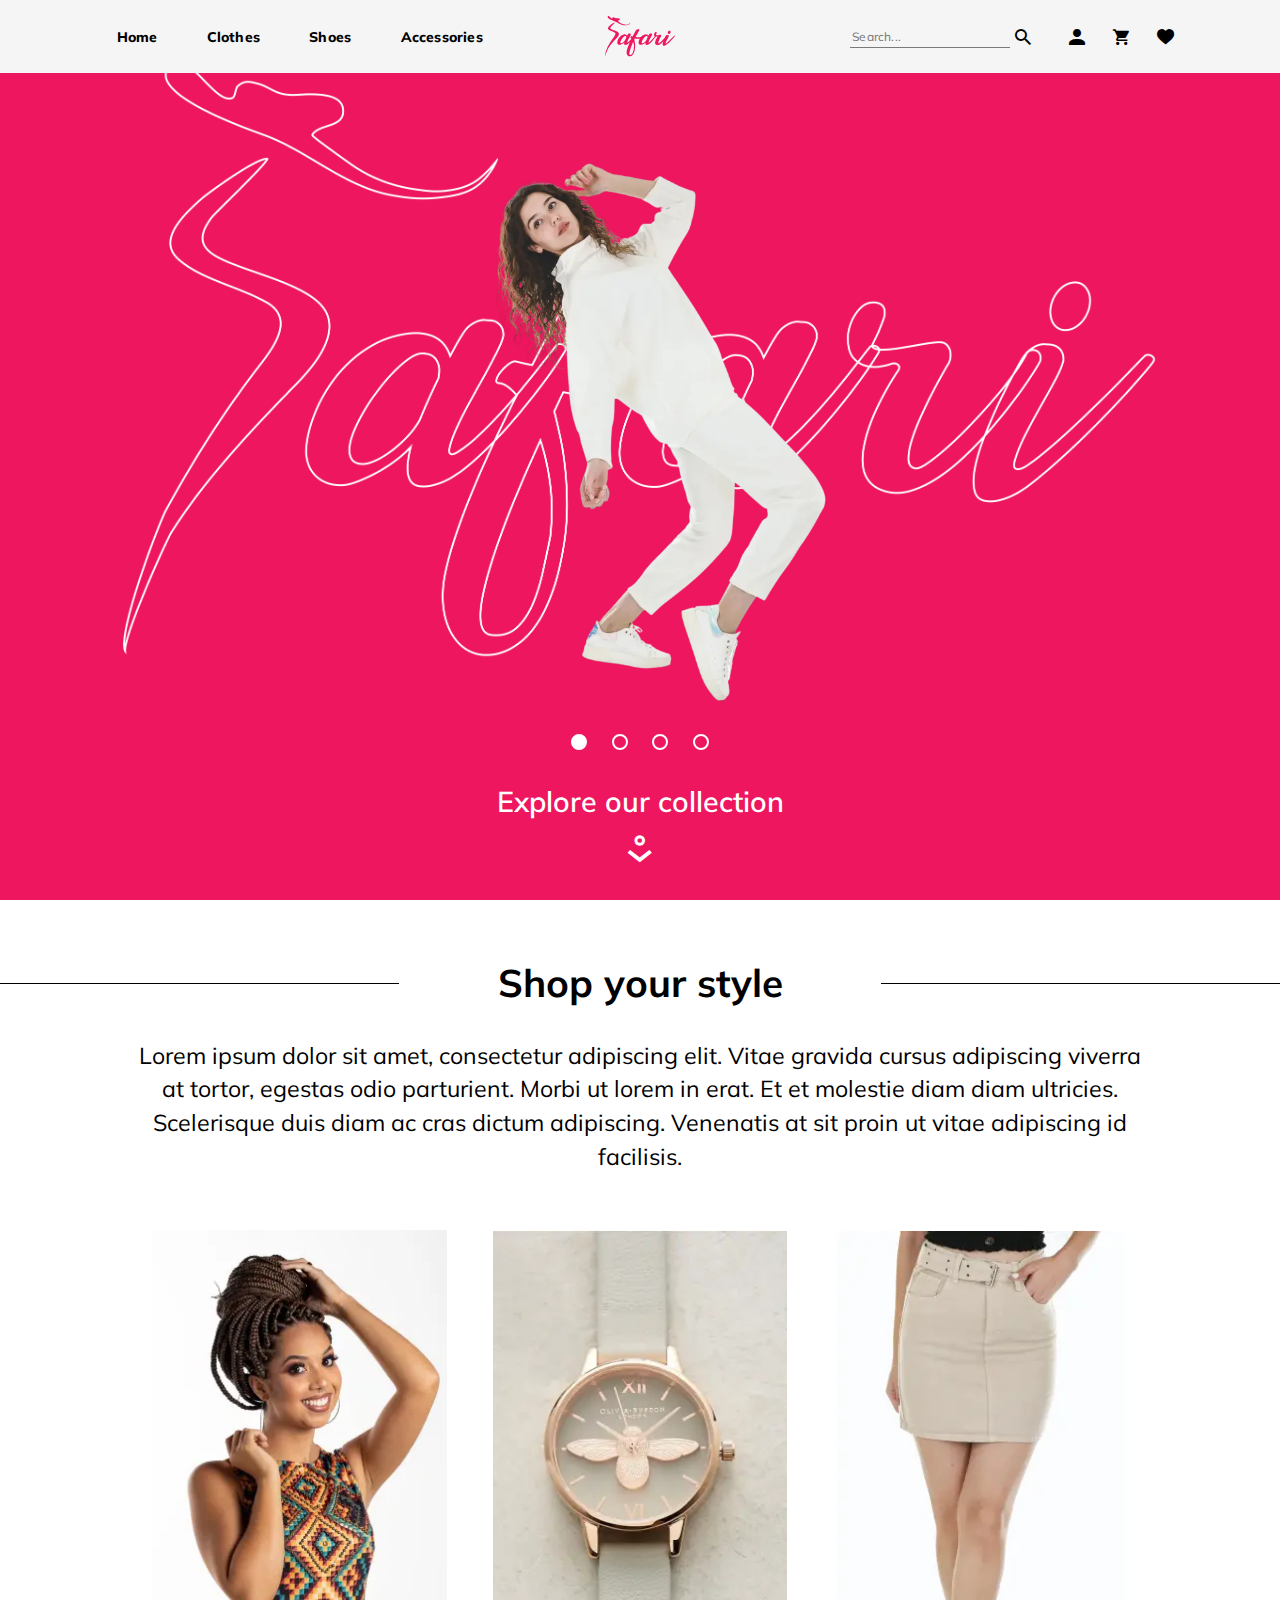
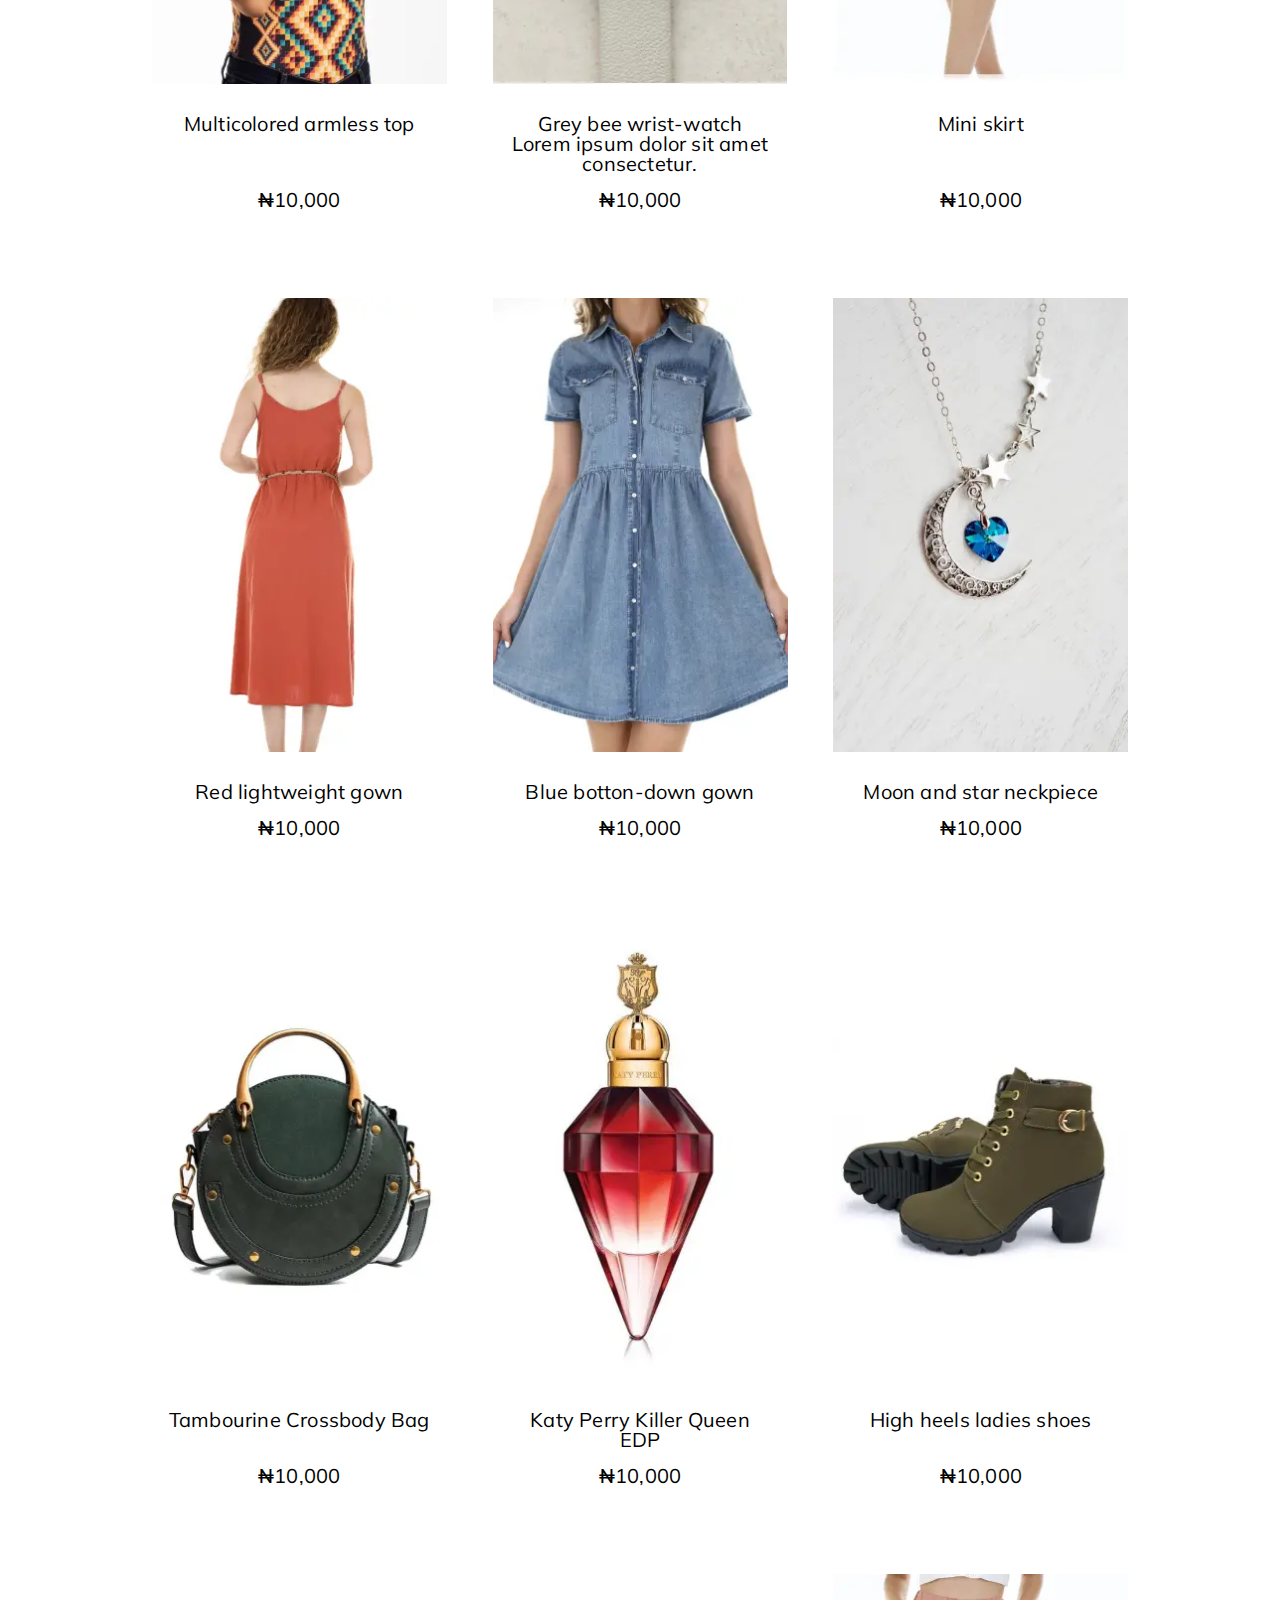
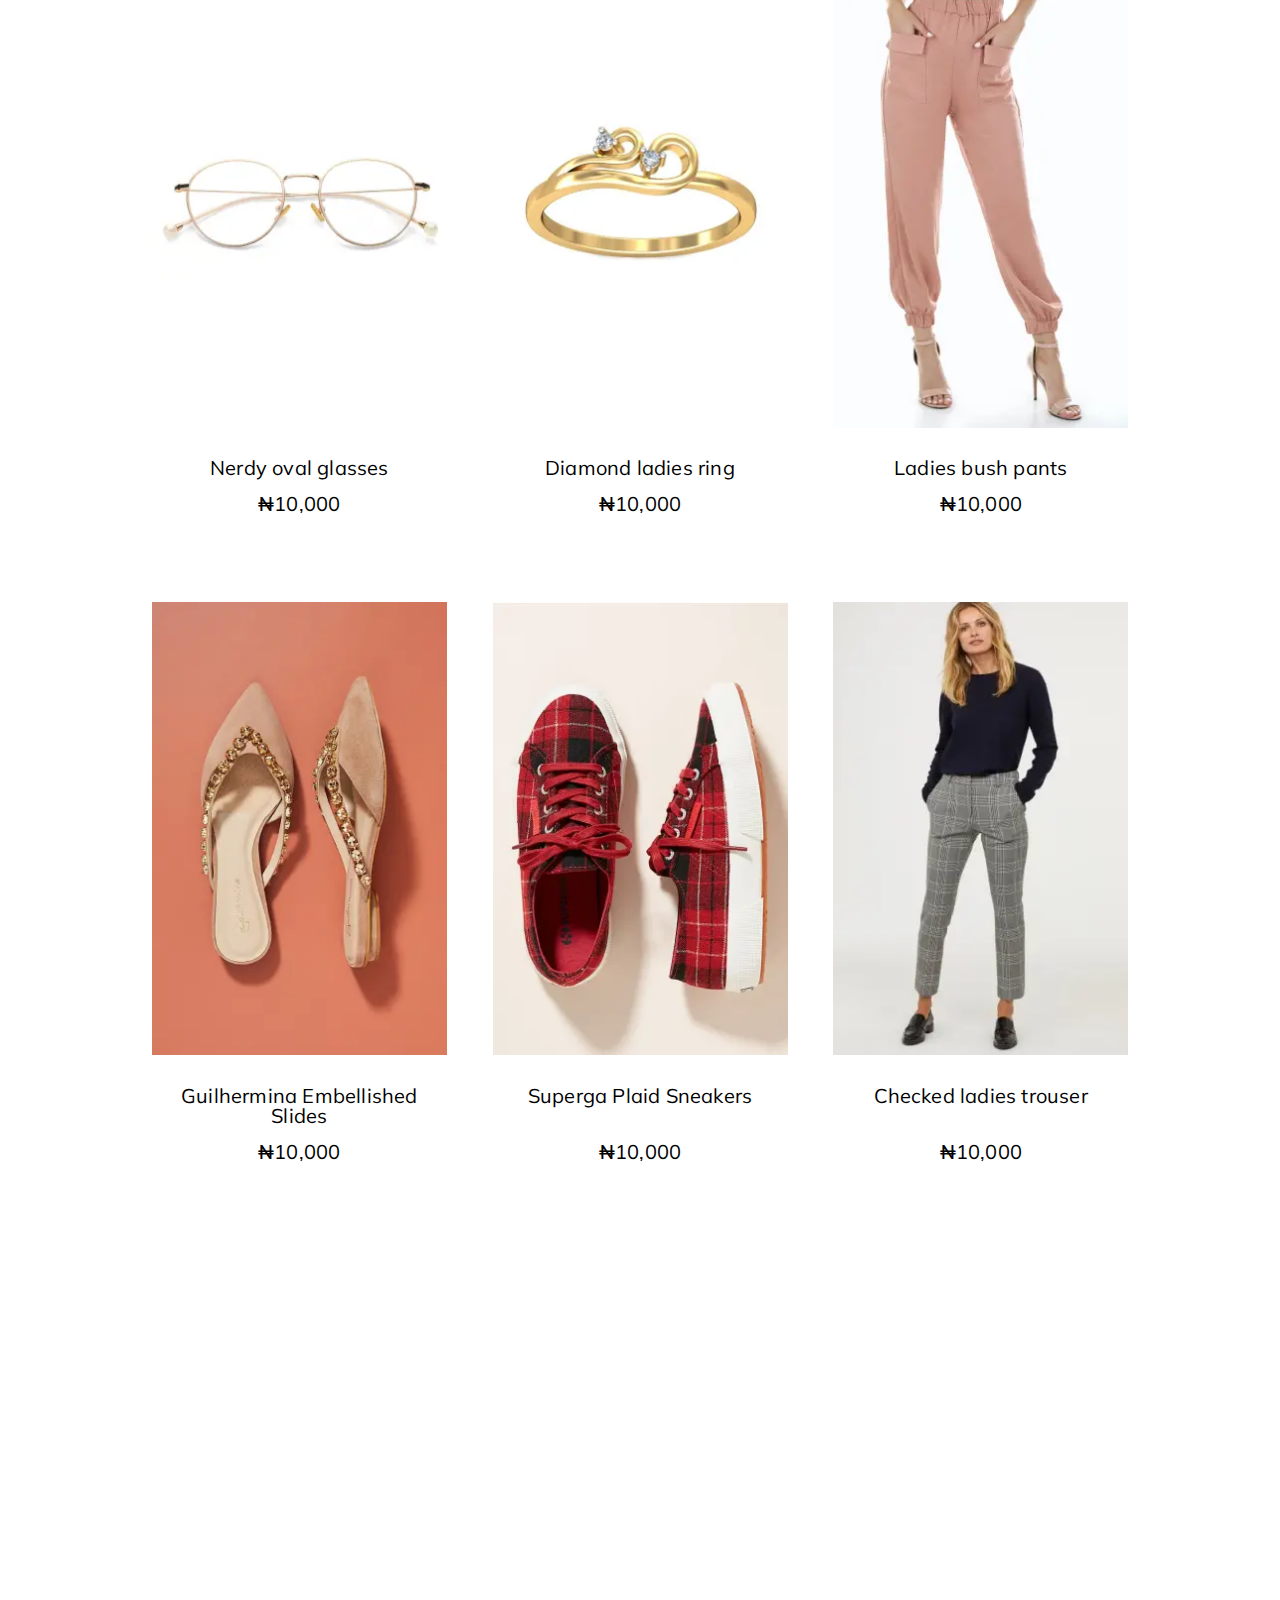
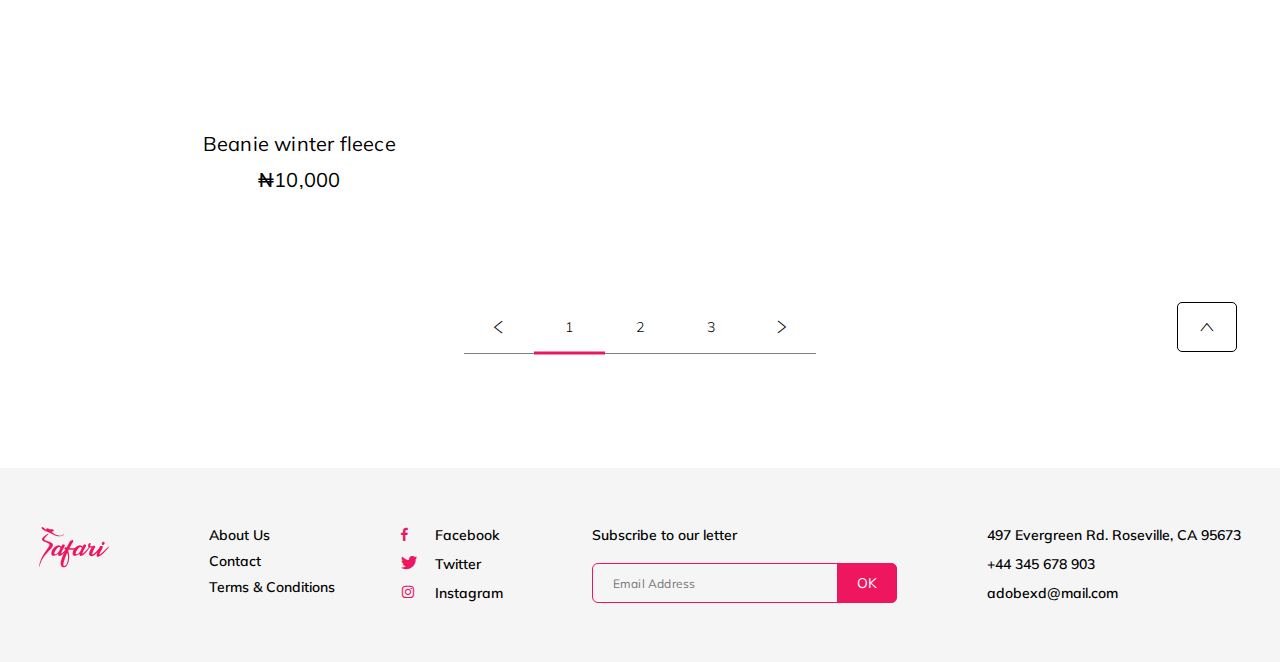
<file: home.html>
<!DOCTYPE html>
<html lang="en">

<head>
	<title>HomePage</title>
	<meta charset="UTF-8">
	<meta name="format-detection" content="telephone=no">
	<!-- <style>body{opacity: 0;}</style> -->
	<link rel="stylesheet" href="css/style.min.css?_v=20230910213539">
	<link rel="shortcut icon" href="favicon.ico">
	<!-- <meta name="robots" content="noindex, nofollow"> -->
	<meta name="viewport" content="width=device-width, initial-scale=1.0">
</head>

<body>
	<div class="wrapper">
		<header class="header">
			<div class="header__container">
				<div class="header__menu menu">
					<button type="button" class="menu__icon icon-menu"><span></span></button>
					<nav class="menu__body">
						<ul class="menu__list">
							<li class="menu__item"><a href="home.html" class="menu__link _active" data-target="/safari/home.html">Home</a></li>
							<li class="menu__item"><a href="catalog-clothes.html" class="menu__link" data-target="/safari/catalog-clothes.html">Clothes</a></li>
							<li class="menu__item"><a href="catalog-shoes.html" class="menu__link" data-target="/safari/catalog-shoes.html">Shoes</a></li>
							<li class="menu__item"><a href="catalog-accessories.html" class="menu__link" data-target="/safari/catalog-accessories.html">Accessories</a></li>
						</ul>
					</nav>
				</div>
				<a href="home.html" class="header__logo"><img src="img/header/logo.svg" alt="Logo"></a>
				<div class="header__actions actions-header">
					<form data-da=".menu__body,650,0" action="#" class="actions-header__search search-header">
						<input autocomplete="off" type="text" name="form[]" data-required data-error="Error" placeholder="Search..." class="search-header__input">
						<button type="submit" class="search-header__button _icon-search"></button>
					</form>
					<a href="account-information.html" class="actions-header__item _icon-user" data-target="/safari/account-information.html"></a>
					<a href="account-checkout.html" class="actions-header__item _icon-cart" data-target="/safari/account-checkout.html"></a>
					<a href="account-favorites.html" class="actions-header__item _icon-favorite" data-target="/safari/account-favorites.html"></a>
				</div>
			</div>
		</header>
		<main class="page">
			<div class="page__hero hero">
				<div class="hero__container_content">
					<div class="hero__slider swiper">
						<div class="hero__wrapper swiper-wrapper">
							<div class="hero__slide swiper-slide">
								<div class="hero__image">
									<picture><source srcset="img/hero/image-hero.webp" type="image/webp"><img src="img/hero/image-hero.png" alt="Image"></picture>
								</div>
							</div>
							<div class="hero__slide swiper-slide">
								<div class="hero__image">
									<picture><source srcset="img/hero/image-hero2.webp" type="image/webp"><img src="img/hero/image-hero2.png" alt="Image"></picture>
								</div>
							</div>
							<div class="hero__slide swiper-slide">
								<div class="hero__image">
									<picture><source srcset="img/hero/image-hero.webp" type="image/webp"><img src="img/hero/image-hero.png" alt="Image"></picture>
								</div>
							</div>
							<div class="hero__slide swiper-slide">
								<div class="hero__image">
									<picture><source srcset="img/hero/image-hero2.webp" type="image/webp"><img src="img/hero/image-hero2.png" alt="Image"></picture>
								</div>
							</div>
						</div>
						<div class="hero__logo">
							<picture><source srcset="img/hero/logo-hero.webp" type="image/webp"><img src="img/hero/logo-hero.png" alt="Logo"></picture>
						</div>
						<div class="hero__footer">
							<div class="hero__pagination"></div>
							<div class="hero__text">
								Explore our collection
							</div>
							<button data-goto=".main-catalog" data-goto-header type="button" class="hero__scroll _icon-scroll-down"></button>
						</div>
					</div>
				</div>
			</div>
			<section class="page__main-catalog main-catalog">
				<div class="main-catalog__header">
					<h1 class="main-catalog__title"><span>Shop your style</span></h1>
					<div class="main-catalog__text">
						<p>
							Lorem ipsum dolor sit amet, consectetur adipiscing elit. Vitae gravida cursus adipiscing
							viverra at tortor, egestas odio parturient. Morbi ut lorem in erat. Et et molestie diam diam
							ultricies.
							Scelerisque duis diam ac cras dictum adipiscing. Venenatis at sit proin ut vitae adipiscing id
							facilisis.
						</p>
					</div>
				</div>
				<div class="main-catalog__container_content">
					<ul class="main-catalog__items items-catalog">
						<li class="items-catalog__item item-catalog">
							<div class="item-catalog__main">
								<a href="#" class="item-catalog__image-ibg">
									<picture><source data-srcset="img/catalog/01.webp" srcset="[data-uri]" type="image/webp"><img src="[data-uri]"  data-src="img/catalog/01.jpg" alt="Product"></picture>
								</a>
								<div class="item-catalog__actions">
									<button type="button" class="item-catalog__favorite _icon-favorite"></button>
									<button type="button" class="item-catalog__add-to-cart _icon-cart">ADD TO CART</button>
								</div>
							</div>
							<div class="item-catalog__footer">
								<h3 class="item-catalog__title"><a href="#">Multicolored armless top</a></h3>
								<div class="item-catalog__price"><span>₦</span>10,000</div>
							</div>
						</li>
						<li class="items-catalog__item item-catalog">
							<div class="item-catalog__main">
								<a href="#" class="item-catalog__image-ibg">
									<picture><source data-srcset="img/catalog/02.webp" srcset="[data-uri]" type="image/webp"><img src="[data-uri]"  data-src="img/catalog/02.jpg" alt="Product"></picture>
								</a>
								<div class="item-catalog__actions">
									<button type="button" class="item-catalog__favorite _icon-favorite"></button>
									<button type="button" class="item-catalog__add-to-cart _icon-cart">ADD TO CART</button>
								</div>
							</div>
							<div class="item-catalog__footer">
								<h3 class="item-catalog__title"><a href="#">Grey bee wrist-watch Lorem ipsum dolor sit amet consectetur.</a></h3>
								<div class="item-catalog__price"><span>₦</span>10,000</div>
							</div>
						</li>
						<li class="items-catalog__item item-catalog">
							<div class="item-catalog__main">
								<a href="#" class="item-catalog__image-ibg">
									<picture><source data-srcset="img/catalog/03.webp" srcset="[data-uri]" type="image/webp"><img src="[data-uri]"  data-src="img/catalog/03.jpg" alt="Product"></picture>
								</a>
								<div class="item-catalog__actions">
									<button type="button" class="item-catalog__favorite _icon-favorite"></button>
									<button type="button" class="item-catalog__add-to-cart _icon-cart">ADD TO CART</button>
								</div>
							</div>
							<div class="item-catalog__footer">
								<h3 class="item-catalog__title"><a href="#">Mini skirt</a></h3>
								<div class="item-catalog__price"><span>₦</span>10,000</div>
							</div>
						</li>
						<li class="items-catalog__item item-catalog">
							<div class="item-catalog__main">
								<a href="#" class="item-catalog__image-ibg">
									<picture><source data-srcset="img/catalog/04.webp" srcset="[data-uri]" type="image/webp"><img src="[data-uri]"  data-src="img/catalog/04.jpg" alt="Product"></picture>
								</a>
								<div class="item-catalog__actions">
									<button type="button" class="item-catalog__favorite _icon-favorite"></button>
									<button type="button" class="item-catalog__add-to-cart _icon-cart">ADD TO CART</button>
								</div>
							</div>
							<div class="item-catalog__footer">
								<h3 class="item-catalog__title"><a href="#">Red lightweight gown</a></h3>
								<div class="item-catalog__price"><span>₦</span>10,000</div>
							</div>
						</li>
						<li class="items-catalog__item item-catalog">
							<div class="item-catalog__main">
								<a href="#" class="item-catalog__image-ibg">
									<picture><source data-srcset="img/catalog/05.webp" srcset="[data-uri]" type="image/webp"><img src="[data-uri]"  data-src="img/catalog/05.jpg" alt="Product"></picture>
								</a>
								<div class="item-catalog__actions">
									<button type="button" class="item-catalog__favorite _icon-favorite"></button>
									<button type="button" class="item-catalog__add-to-cart _icon-cart">ADD TO CART</button>
								</div>
							</div>
							<div class="item-catalog__footer">
								<h3 class="item-catalog__title"><a href="#">Blue botton-down gown</a></h3>
								<div class="item-catalog__price"><span>₦</span>10,000</div>
							</div>
						</li>
						<li class="items-catalog__item item-catalog">
							<div class="item-catalog__main">
								<a href="#" class="item-catalog__image-ibg">
									<picture><source data-srcset="img/catalog/06.webp" srcset="[data-uri]" type="image/webp"><img src="[data-uri]"  data-src="img/catalog/06.jpg" alt="Product"></picture>
								</a>
								<div class="item-catalog__actions">
									<button type="button" class="item-catalog__favorite _icon-favorite"></button>
									<button type="button" class="item-catalog__add-to-cart _icon-cart">ADD TO CART</button>
								</div>
							</div>
							<div class="item-catalog__footer">
								<h3 class="item-catalog__title"><a href="#">Moon and star neckpiece</a></h3>
								<div class="item-catalog__price"><span>₦</span>10,000</div>
							</div>
						</li>
						<li class="items-catalog__item item-catalog">
							<div class="item-catalog__main">
								<a href="#" class="item-catalog__image-ibg">
									<picture><source data-srcset="img/catalog/07.webp" srcset="[data-uri]" type="image/webp"><img src="[data-uri]"  data-src="img/catalog/07.jpg" alt="Product"></picture>
								</a>
								<div class="item-catalog__actions">
									<button type="button" class="item-catalog__favorite _icon-favorite"></button>
									<button type="button" class="item-catalog__add-to-cart _icon-cart">ADD TO CART</button>
								</div>
							</div>
							<div class="item-catalog__footer">
								<h3 class="item-catalog__title"><a href="#">Tambourine Crossbody Bag</a></h3>
								<div class="item-catalog__price"><span>₦</span>10,000</div>
							</div>
						</li>
						<li class="items-catalog__item item-catalog">
							<div class="item-catalog__main">
								<a href="#" class="item-catalog__image-ibg">
									<picture><source data-srcset="img/catalog/08.webp" srcset="[data-uri]" type="image/webp"><img src="[data-uri]"  data-src="img/catalog/08.jpg" alt="Product"></picture>
								</a>
								<div class="item-catalog__actions">
									<button type="button" class="item-catalog__favorite _icon-favorite"></button>
									<button type="button" class="item-catalog__add-to-cart _icon-cart">ADD TO CART</button>
								</div>
							</div>
							<div class="item-catalog__footer">
								<h3 class="item-catalog__title"><a href="#">Katy Perry Killer Queen EDP</a></h3>
								<div class="item-catalog__price"><span>₦</span>10,000</div>
							</div>
						</li>
						<li class="items-catalog__item item-catalog">
							<div class="item-catalog__main">
								<a href="#" class="item-catalog__image-ibg">
									<picture><source data-srcset="img/catalog/09.webp" srcset="[data-uri]" type="image/webp"><img src="[data-uri]"  data-src="img/catalog/09.jpg" alt="Product"></picture>
								</a>
								<div class="item-catalog__actions">
									<button type="button" class="item-catalog__favorite _icon-favorite"></button>
									<button type="button" class="item-catalog__add-to-cart _icon-cart">ADD TO CART</button>
								</div>
							</div>
							<div class="item-catalog__footer">
								<h3 class="item-catalog__title"><a href="#">High heels ladies shoes</a></h3>
								<div class="item-catalog__price"><span>₦</span>10,000</div>
							</div>
						</li>
						<li class="items-catalog__item item-catalog">
							<div class="item-catalog__main">
								<a href="#" class="item-catalog__image-ibg">
									<picture><source data-srcset="img/catalog/10.webp" srcset="[data-uri]" type="image/webp"><img src="[data-uri]"  data-src="img/catalog/10.jpg" alt="Product"></picture>
								</a>
								<div class="item-catalog__actions">
									<button type="button" class="item-catalog__favorite _icon-favorite"></button>
									<button type="button" class="item-catalog__add-to-cart _icon-cart">ADD TO CART</button>
								</div>
							</div>
							<div class="item-catalog__footer">
								<h3 class="item-catalog__title"><a href="#">Nerdy oval glasses</a></h3>
								<div class="item-catalog__price"><span>₦</span>10,000</div>
							</div>
						</li>
						<li class="items-catalog__item item-catalog">
							<div class="item-catalog__main">
								<a href="#" class="item-catalog__image-ibg">
									<picture><source data-srcset="img/catalog/11.webp" srcset="[data-uri]" type="image/webp"><img src="[data-uri]"  data-src="img/catalog/11.jpg" alt="Product"></picture>
								</a>
								<div class="item-catalog__actions">
									<button type="button" class="item-catalog__favorite _icon-favorite"></button>
									<button type="button" class="item-catalog__add-to-cart _icon-cart">ADD TO CART</button>
								</div>
							</div>
							<div class="item-catalog__footer">
								<h3 class="item-catalog__title"><a href="#">Diamond ladies ring</a></h3>
								<div class="item-catalog__price"><span>₦</span>10,000</div>
							</div>
						</li>
						<li class="items-catalog__item item-catalog">
							<div class="item-catalog__main">
								<a href="#" class="item-catalog__image-ibg">
									<picture><source data-srcset="img/catalog/12.webp" srcset="[data-uri]" type="image/webp"><img src="[data-uri]"  data-src="img/catalog/12.jpg" alt="Product"></picture>
								</a>
								<div class="item-catalog__actions">
									<button type="button" class="item-catalog__favorite _icon-favorite"></button>
									<button type="button" class="item-catalog__add-to-cart _icon-cart">ADD TO CART</button>
								</div>
							</div>
							<div class="item-catalog__footer">
								<h3 class="item-catalog__title"><a href="#">Ladies bush pants</a></h3>
								<div class="item-catalog__price"><span>₦</span>10,000</div>
							</div>
						</li>
						<li class="items-catalog__item item-catalog">
							<div class="item-catalog__main">
								<a href="#" class="item-catalog__image-ibg">
									<picture><source data-srcset="img/catalog/13.webp" srcset="[data-uri]" type="image/webp"><img src="[data-uri]"  data-src="img/catalog/13.jpg" alt="Product"></picture>
								</a>
								<div class="item-catalog__actions">
									<button type="button" class="item-catalog__favorite _icon-favorite"></button>
									<button type="button" class="item-catalog__add-to-cart _icon-cart">ADD TO CART</button>
								</div>
							</div>
							<div class="item-catalog__footer">
								<h3 class="item-catalog__title"><a href="#">Guilhermina Embellished Slides</a></h3>
								<div class="item-catalog__price"><span>₦</span>10,000</div>
							</div>
						</li>
						<li class="items-catalog__item item-catalog">
							<div class="item-catalog__main">
								<a href="#" class="item-catalog__image-ibg">
									<picture><source data-srcset="img/catalog/14.webp" srcset="[data-uri]" type="image/webp"><img src="[data-uri]"  data-src="img/catalog/14.jpg" alt="Product"></picture>
								</a>
								<div class="item-catalog__actions">
									<button type="button" class="item-catalog__favorite _icon-favorite"></button>
									<button type="button" class="item-catalog__add-to-cart _icon-cart">ADD TO CART</button>
								</div>
							</div>
							<div class="item-catalog__footer">
								<h3 class="item-catalog__title"><a href="#">Superga Plaid Sneakers</a></h3>
								<div class="item-catalog__price"><span>₦</span>10,000</div>
							</div>
						</li>
						<li class="items-catalog__item item-catalog">
							<div class="item-catalog__main">
								<a href="#" class="item-catalog__image-ibg">
									<picture><source data-srcset="img/catalog/15.webp" srcset="[data-uri]" type="image/webp"><img src="[data-uri]"  data-src="img/catalog/15.jpg" alt="Product"></picture>
								</a>
								<div class="item-catalog__actions">
									<button type="button" class="item-catalog__favorite _icon-favorite"></button>
									<button type="button" class="item-catalog__add-to-cart _icon-cart">ADD TO CART</button>
								</div>
							</div>
							<div class="item-catalog__footer">
								<h3 class="item-catalog__title"><a href="#">Checked ladies trouser</a></h3>
								<div class="item-catalog__price"><span>₦</span>10,000</div>
							</div>
						</li>
						<li class="items-catalog__item item-catalog">
							<div class="item-catalog__main">
								<a href="#" class="item-catalog__image-ibg">
									<picture><source data-srcset="img/catalog/16.webp" srcset="[data-uri]" type="image/webp"><img src="[data-uri]"  data-src="img/catalog/16.jpg" alt="Product"></picture>
								</a>
								<div class="item-catalog__actions">
									<button type="button" class="item-catalog__favorite _icon-favorite"></button>
									<button type="button" class="item-catalog__add-to-cart _icon-cart">ADD TO CART</button>
								</div>
							</div>
							<div class="item-catalog__footer">
								<h3 class="item-catalog__title"><a href="#">Beanie winter fleece</a></h3>
								<div class="item-catalog__price"><span>₦</span>10,000</div>
							</div>
						</li>
					</ul>
					<div class="main-catalog__pagging">
						<div class="pagging">
							<a href="" class="pagging__arrow pagging__arrow_prew _icon-arrow"></a>
							<ul class="pagging__list">
								<li>
									<a href="" class="pagging__item _active">1</a>
								</li>
								<li>
									<a href="" class="pagging__item">2</a>
								</li>
								<li>
									<a href="" class="pagging__item">3</a>
								</li>
							</ul>
							<a href="" class="pagging__arrow _icon-arrow"></a>
						</div>
					</div>
				</div>
			</section>
		</main>
		<footer class="footer">
			<div class="footer__container_content">
				<a href="#" class="footer__logo">
					<img src="img/header/logo.svg" alt="Logo">
				</a>
				<div class="footer__body body-footer">
					<nav class="body-footer__menu menu-footer">
						<ul class="menu-footer__list">
							<li class="menu-footer__item">
								<a href="" class="menu-footer__link">About Us</a>
							</li>
							<li class="menu-footer__item">
								<a href="" class="menu-footer__link">Contact</a>
							</li>
							<li class="menu-footer__item">
								<a href="" class="menu-footer__link">Terms & Conditions</a>
							</li>
						</ul>
					</nav>
					<ul class="body-footer__social social-footer">
						<li class="social-footer__item">
							<a href="#" class="social-footer__link _icon-facebook">Facebook</a>
						</li>
						<li class="social-footer__item">
							<a href="#" class="social-footer__link _icon-twitter">Twitter</a>
						</li>
						<li class="social-footer__item">
							<a href="#" class="social-footer__link _icon-instagram">Instagram</a>
						</li>
					</ul>
					<div class="body-footer__subscribe subscribe-footer">
						<div class="subscribe-footer__label">Subscribe to our letter</div>
						<form action="#" class="subscribe-footer__form">
							<input autocomplete="off" data-required="email" type="email" name="form[]" data-error="Error" placeholder="Email Address" class="subscribe-footer__input">
							<button type="submit" class="subscribe-footer__button">OK</button>
						</form>
					</div>
				</div>
				<ul class="footer__contacts contacts-footer">
					<li class="contacts-footer__item">
						<a href="#" class="contacts-footer__link">497 Evergreen Rd. Roseville, CA 95673</a>
					</li>
					<li class="contacts-footer__item">
						<a href="tel:+44345678903" class="contacts-footer__link">+44 345 678 903</a>
					</li>
					<li class="contacts-footer__item">
						<a href="mailto:adobexd@mail.com" class="contacts-footer__link">adobexd@mail.com</a>
					</li>
				</ul>
				<button type="button" data-goto=".wrapper" class="footer__button-up _icon-arrow"></button>
			</div>
		</footer>
	</div>
	<!-- Стилі для body -->
	<style>
		.lock body {
			overflow: hidden;
			touch-action: none;
			overscroll-behavior: none;
		}

		.loading body {
			opacity: 0;
			visibility: hidden;
		}

		.loaded body {
			transition: opacity 0.5s ease 0s;
			opacity: 1;
			visibility: visible;
		}
	</style>
	<div id="fls-preloader">
		<style>
			* {
				padding: 0px;
				margin: 0px;
				border: 0px;
			}

			*,
			*:before,
			*:after {
				box-sizing: border-box;
			}

			html {
				overflow: hidden;
				touch-action: none;
				overscroll-behavior: none;
			}

			.fls-preloader {
				pointer-events: none;
				z-index: -1;
				position: fixed;
				width: 15rem;
				height: 15rem;
				border-radius: 50%;
				top: calc(50% - 7.5rem);
				left: calc(50% - 7.5rem);
				display: flex;
				justify-content: center;
				align-items: center;
				background-color: #ed165f;
			}

			.fls-preloader__body {
				padding: 0.93rem;
				max-width: 31.25rem;
				display: flex;
				flex-direction: column;
			}

			.fls-preloader__counter {
				font-size: 5rem;
				color: #fff;
			}

			.fls-preloader__line {}

			.fls-preloader__line span {
				display: inline-block;
				transition: width 0.2s ease;
				height: 0.8rem;
				background-color: #fff;
			}
		</style>

		<script>
			function preloader() {
				const preloaderImages = document.querySelector('[data-preloader]') ? document.querySelectorAll('[data-preloader] img') : document.querySelectorAll('img');
				const preloaderContainer = document.querySelector('#fls-preloader');
				if (preloaderImages.length) {
					const preloaderTemplate = `
					<div class="fls-preloader">
						<div class="fls-preloader__body">
							<div class="fls-preloader__counter">0%</div>
							<div class="fls-preloader__line"><span></span></div>
						</div>
					</div>`;
					document.querySelector('html').insertAdjacentHTML("beforeend", preloaderTemplate);

					const
						preloader = document.querySelector('.fls-preloader'),
						showPecentLoad = document.querySelector('.fls-preloader__counter'),
						showLineLoad = document.querySelector('.fls-preloader__line span'),
						htmlDocument = document.documentElement;

					let imagesLoadedCount = counter = progress = 0;

					htmlDocument.classList.add('loading');
					htmlDocument.classList.add('lock');

					preloaderImages.forEach(preloaderImage => {
						const imgClone = document.createElement('img');
						if (imgClone) {
							imgClone.onload = imageLoaded;
							imgClone.onerror = imageLoaded;
							preloaderImage.dataset.src ? imgClone.src = preloaderImage.dataset.src : imgClone.src = preloaderImage.src;
						}
					});

					function setValueProgress(progress) {
						showPecentLoad ? showPecentLoad.innerText = `${progress}%` : null;
						showLineLoad ? showLineLoad.style.width = `${progress}%` : null;
					}
					showPecentLoad ? setValueProgress(progress) : null;

					function imageLoaded() {
						imagesLoadedCount++;
						progress = Math.round((100 / preloaderImages.length) * imagesLoadedCount);
						const intervalId = setInterval(() => {
							counter >= progress ? clearInterval(intervalId) : setValueProgress(++counter);
							counter >= 100 ? addLoadedClass() : null;
						}, 10);
					}

					function addLoadedClass() {
						htmlDocument.classList.add('loaded');
						htmlDocument.classList.remove('lock');
						htmlDocument.classList.remove('loading');
						setInterval(() => {
							preloader.remove();
							preloaderContainer.remove();
						}, 500);
					}
				} else {
					preloaderContainer.remove();
				}
			}
			preloader();
		</script>
	</div>
	<script src="js/app.min.js?_v=20230910213539"></script>
</body>

</html>
</file>
<file: css/style.min.css>
@charset "UTF-8";@import url(https://fonts.googleapis.com/css?family=Mulish:300,regular,600,700,800&display=swap);@import url(https://fonts.googleapis.com/css?family=Roboto:regular&display=swap);@font-face{font-family:icomoon;font-display:swap;src:url(../fonts/icomoon.woff2) format("woff2"),url(../fonts/icomoon.woff) format("woff");font-weight:400;font-style:normal}@font-face{font-family:icons;font-display:swap;src:url(../fonts/icons.woff2) format("woff2"),url(../fonts/icons.woff) format("woff");font-weight:400;font-style:normal}.filter__title:before,.form-account__line .checkbox .checkbox__input:checked+.checkbox__label:before,.select__value:after,[class*=_icon-]:before{font-family:icons;font-style:normal;font-weight:400;font-variant:normal;text-transform:none;line-height:1;-webkit-font-smoothing:antialiased;-moz-osx-font-smoothing:grayscale}[class*=_icon-]:before{display:block}._icon-address:before{content:"\e900"}._icon-arrow:before{content:"\e901"}._icon-cart:before{content:"\e902"}._icon-check:before,.form-account__line .checkbox .checkbox__input:checked+.checkbox__label:before{content:"\e903"}._icon-circle-check:before{content:"\e904"}._icon-close:before{content:"\e905"}._icon-facebook:before{content:"\e906"}._icon-favorite:before{content:"\e907"}._icon-heart:before{content:"\e908"}._icon-instagram:before{content:"\e909"}._icon-minus:before{content:"\e90a"}._icon-orders:before{content:"\e90b"}._icon-out:before{content:"\e90c"}._icon-plus:before{content:"\e90d"}._icon-remove:before{content:"\e90e"}._icon-scroll-down:before{content:"\e90f"}._icon-search:before{content:"\e910"}._icon-twitter:before{content:"\e911"}._icon-user:before{content:"\e912"}._icon-user2:before{content:"\e913"}*{padding:0;margin:0;border:0}*,:after,:before{-webkit-box-sizing:border-box;box-sizing:border-box}body,html{height:100%;min-width:320px}body{color:#000;line-height:1;font-family:Mulish;font-size:1rem;-ms-text-size-adjust:100%;-moz-text-size-adjust:100%;-webkit-text-size-adjust:100%;-webkit-font-smoothing:antialiased;-moz-osx-font-smoothing:grayscale}button,input,textarea{font-family:Mulish;font-size:inherit;line-height:inherit}button{cursor:pointer;color:inherit;background-color:transparent}a{color:inherit;text-decoration:none}ul li{list-style:none}img{vertical-align:top}h1,h2,h3,h4,h5,h6{font-weight:inherit;font-size:inherit}.lock body{overflow:hidden;-ms-touch-action:none;touch-action:none;-ms-scroll-chaining:none;overscroll-behavior:none}.wrapper{min-height:100%;display:-webkit-box;display:-ms-flexbox;display:flex;-webkit-box-orient:vertical;-webkit-box-direction:normal;-ms-flex-direction:column;flex-direction:column;overflow:hidden}@supports (overflow:clip){.wrapper{overflow:clip}}.wrapper>main{-webkit-box-flex:1;-ms-flex:1 1 auto;flex:1 1 auto}.wrapper>*{min-width:0}.form__error{position:absolute;color:red;font-size:.625rem}.button{display:-webkit-inline-box;display:-ms-inline-flexbox;display:inline-flex;-webkit-box-align:center;-ms-flex-align:center;align-items:center;-webkit-box-pack:center;-ms-flex-pack:center;justify-content:center;padding:.6875rem 2.8125rem;color:#fff;background-color:#ed165f;font-size:1.125rem;line-height:1.3333333333;font-weight:800;text-transform:uppercase;letter-spacing:.125rem;border:.0625rem solid #ed165f;border-radius:.375rem;-webkit-transition:all .5s ease 0s;-o-transition:all .5s ease 0s;transition:all .5s ease 0s}.button._fw{width:100%}.button_small{padding:.25rem .8125rem;border-radius:.125rem;font-size:.875rem;line-height:1.2857142857;font-weight:600;letter-spacing:0;text-transform:none}.button_invert{color:#000;background-color:#fff}.button_remove{-webkit-column-gap:.5rem;-moz-column-gap:.5rem;column-gap:.5rem;background-color:#fff;color:#ed165f;font-size:1rem;line-height:1.125;font-weight:600;letter-spacing:.0125rem;border:none;padding:0}.button_remove::before{-webkit-box-flex:0;-ms-flex:0 0 1rem;flex:0 0 1rem}input[type=email],input[type=number],input[type=tel],input[type=text],textarea{-webkit-appearance:none;-moz-appearance:none;appearance:none}.input{border-radius:.375rem;border:.0625rem solid #000;font-size:.875rem;line-height:1.2857142857;letter-spacing:.0125rem;padding:1.3125rem 1.25rem}.input._form-focus{outline:.0625rem solid #ed165f;border:none}.input_small{border-radius:0;font-size:.875rem;line-height:1.2857142857;font-weight:600;letter-spacing:0;padding:.25rem .5rem .25rem 1.25rem;max-width:3.8125rem}.input[placeholder]:not([data-placeholder-nohiden]){letter-spacing:.0125rem;font-size:.75rem}.input[placeholder]:not([data-placeholder-nohiden])::-webkit-input-placeholder{-webkit-transition:opacity .3s;transition:opacity .3s}.input[placeholder]:not([data-placeholder-nohiden])::-moz-placeholder{-moz-transition:opacity .3s;transition:opacity .3s}.input[placeholder]:not([data-placeholder-nohiden]):-ms-input-placeholder{-ms-transition:opacity .3s;transition:opacity .3s}.input[placeholder]:not([data-placeholder-nohiden])::-ms-input-placeholder{-ms-transition:opacity .3s;transition:opacity .3s}.input[placeholder]:not([data-placeholder-nohiden])::placeholder{-webkit-transition:opacity .3s;-o-transition:opacity .3s;transition:opacity .3s}.input[placeholder]:not([data-placeholder-nohiden]):focus::-webkit-input-placeholder{opacity:0}.input[placeholder]:not([data-placeholder-nohiden]):focus::-moz-placeholder{opacity:0}.input[placeholder]:not([data-placeholder-nohiden]):focus:-ms-input-placeholder{opacity:0}.input[placeholder]:not([data-placeholder-nohiden]):focus::-ms-input-placeholder{opacity:0}.input[placeholder]:not([data-placeholder-nohiden]):focus::placeholder{opacity:0}textarea.input{resize:vertical;padding:1.3125rem 1.25rem;height:10rem;min-height:3.75rem}.checkbox{position:relative;display:-webkit-box;display:-ms-flexbox;display:flex;-webkit-box-align:center;-ms-flex-align:center;align-items:center}.checkbox__input{position:absolute;width:0;height:0;opacity:0}.checkbox__input:focus-visible+.checkbox__label:before{-webkit-box-shadow:0 0 .3125rem rgba(0,0,0,.2);box-shadow:0 0 .3125rem rgba(0,0,0,.2)}.size-filter__item .checkbox__input:checked+.checkbox__label{background-color:#ed165f;color:#fff;border:.0625rem solid #ed165f}.color-filter__item .checkbox__input:checked+.checkbox__label::before{outline:.0625rem solid #ed165f}.price-filter__item .checkbox__input:checked+.checkbox__label::before{background-color:#ed165f;border:.0625rem solid #ed165f}.checkbox__label{cursor:pointer;display:-webkit-inline-box;display:-ms-inline-flexbox;display:inline-flex;-webkit-box-align:center;-ms-flex-align:center;align-items:center;position:relative;gap:.625rem}.checkbox__label::before{content:"";-ms-flex-item-align:start;align-self:flex-start;-webkit-box-flex:0;-ms-flex:0 0 1rem;flex:0 0 1rem;width:1rem;height:1rem}.size-filter__item .checkbox__label{display:-webkit-box;display:-ms-flexbox;display:flex;-webkit-box-align:center;-ms-flex-align:center;align-items:center;-webkit-box-pack:center;-ms-flex-pack:center;justify-content:center;min-height:2rem;border:.0625rem solid rgba(0,0,0,.5);border-radius:.125rem;font-weight:600;font-size:.875rem;line-height:1.2857142857;text-transform:uppercase}.size-filter__item .checkbox__label::before{display:none}.catalog_accessories .size-filter__item .checkbox__label,.catalog_clothes .size-filter__item .checkbox__label{width:3.375rem}.catalog_shoes .size-filter__item .checkbox__label{width:4.6875rem}.color-filter__item .checkbox__label{gap:.4375rem;font-size:.875rem;line-height:1.2857142857}.color-filter__item .checkbox__label._white::before{border:.0625rem solid #000}.color-filter__item .checkbox__label::before{-webkit-box-flex:0;-ms-flex:0 0 2rem;flex:0 0 2rem;width:2rem;height:2rem;border-radius:.125rem;background-color:var(--background-color)}.price-filter__item .checkbox__label{font-weight:600;font-size:.875rem;line-height:1.2857142857;gap:1rem}.price-filter__item .checkbox__label::before{-webkit-box-flex:0;-ms-flex:0 0 1.6875rem;flex:0 0 1.6875rem;width:1.6875rem;height:1.6875rem;border:.0625rem solid #000}.checkbox__text{-ms-flex-item-align:center;-ms-grid-row-align:center;align-self:center}.options{display:-webkit-box;display:-ms-flexbox;display:flex;-webkit-box-orient:vertical;-webkit-box-direction:normal;-ms-flex-direction:column;flex-direction:column;-webkit-box-align:start;-ms-flex-align:start;align-items:flex-start;row-gap:2rem}.options__item{position:relative;cursor:pointer}.options__item:not(:last-child){margin-bottom:.3125em}.options__input{width:0;height:0;opacity:0;position:absolute}.options__input:focus-visible+.options__label:before{-webkit-box-shadow:0 0 .3125rem #ed165f;box-shadow:0 0 .3125rem #ed165f}.options__input:checked+.options__label:before{border:.125rem solid #ed165f}.options__input:checked+.options__label:after{background-color:#ed165f}.options__label{display:-webkit-inline-box;display:-ms-inline-flexbox;display:inline-flex;-webkit-box-align:center;-ms-flex-align:center;align-items:center;cursor:pointer;gap:1.25rem;font-size:.875rem;line-height:1.2857142857}.options__label span{font-family:Roboto}.options__label:before{content:"";-ms-flex-item-align:start;align-self:flex-start;width:1rem;height:1rem;-webkit-box-flex:0;-ms-flex:0 0 1rem;flex:0 0 1rem;border-radius:50%;border:.125rem solid #c4c4c4;-webkit-transition:all .3s ease 0s;-o-transition:all .3s ease 0s;transition:all .3s ease 0s}.options__label:after{content:"";-webkit-transition:all .3s ease 0s;-o-transition:all .3s ease 0s;transition:all .3s ease 0s;width:.5rem;height:.5rem;border-radius:50%;background-color:#c4c4c4;position:absolute;left:.25rem;top:.25rem}.options__text{font-size:.875rem;line-height:1.2857142857}.options__text small{display:block;font-size:.875rem;line-height:1.2857142857;color:#686868;margin-top:.25rem;cursor:default}.options__note{font-size:.625rem;line-height:1.8;margin-top:1rem;cursor:default}.select{min-width:0;position:relative;z-index:2}.select__body{position:relative}.select__title{background-color:#fff;color:inherit;text-align:left;border:.0625rem solid #000;cursor:pointer;width:100%}.select__value{display:-webkit-box;display:-ms-flexbox;display:flex;min-width:0;-webkit-box-align:center;-ms-flex-align:center;align-items:center;padding:.5625rem 1rem;gap:.5rem;font-size:.875rem;font-weight:600;line-height:1.2857142857;letter-spacing:.0125rem}.select__value>*{-webkit-box-flex:1;-ms-flex:1 1 auto;flex:1 1 auto}.select__value:after{content:"\e901";-ms-flex-item-align:stretch;-ms-grid-row-align:stretch;align-self:stretch;-webkit-box-flex:0;-ms-flex:0 0 .5625rem;flex:0 0 .5625rem;-webkit-transition:all .5s ease 0s;-o-transition:all .5s ease 0s;transition:all .5s ease 0s;display:-webkit-box;display:-ms-flexbox;display:flex;-webkit-box-pack:center;-ms-flex-pack:center;justify-content:center;-webkit-box-align:center;-ms-flex-align:center;align-items:center;-webkit-transform:rotate(90deg);-ms-transform:rotate(90deg);transform:rotate(90deg);font-size:.625rem;font-weight:600;will-change:transform}._select-open .select__value:after{-webkit-transform:rotate(-90deg);-ms-transform:rotate(-90deg);transform:rotate(-90deg)}.select__value._select-pseudo-label::before{content:attr(data-pseudo-label);opacity:.5}.select__content,.select__text{-webkit-box-flex:1;-ms-flex:1 0 auto;flex:1 0 auto;overflow:hidden;-o-text-overflow:ellipsis;text-overflow:ellipsis;white-space:nowrap}.select__text{font-size:.875rem;font-weight:600;line-height:1.2857142857;letter-spacing:.0125rem}.select__input{width:100%;background-color:transparent;height:100%}.select__options{color:#000;position:absolute;top:calc(100% - .0625rem);min-width:100%;left:0;background-color:#fff;border:.0625rem solid #000;padding:.625rem 0 .3125rem 0;border-top:0}.select__options::before{content:"";position:absolute;width:96%;left:2%;height:.0625rem;background-color:#000;opacity:.25;top:0}.select__scroll{overflow-y:auto;overflow-x:hidden;max-height:12.5rem}.select__option{width:100%;text-align:left;cursor:pointer;padding:.5625rem 1.625rem;color:inherit;font-size:.875rem;font-weight:600;line-height:1.2857142857;letter-spacing:.0125rem;-webkit-transition:all .5s ease 0s;-o-transition:all .5s ease 0s;transition:all .5s ease 0s}.select__option._select-selected{background-color:#ed165f}.select__row{display:-webkit-inline-box;display:-ms-inline-flexbox;display:inline-flex;-webkit-box-align:center;-ms-flex-align:center;align-items:center}.select._select-open{z-index:100}.select_account .select__value{padding:1.3125rem 1.25rem}.select_account .select__title{border-radius:.375rem}.select_account .select__options{padding:0 0 .3125rem 0;border-radius:0 0 .375rem .375rem;top:calc(100% - .3125rem);-webkit-box-shadow:0 .3125rem .3125rem .0625rem rgba(0,0,0,.1);box-shadow:0 .3125rem .3125rem .0625rem rgba(0,0,0,.1)}._select-tag{cursor:pointer}.quantity{display:-webkit-box;display:-ms-flexbox;display:flex;gap:.5rem;-webkit-box-align:center;-ms-flex-align:center;align-items:center}.quantity__button{-webkit-box-flex:0;-ms-flex:0 0 .9375rem;flex:0 0 .9375rem;width:.9375rem;height:.8125rem;background-color:#fff;position:relative;cursor:pointer;display:-webkit-box;display:-ms-flexbox;display:flex;-webkit-box-align:center;-ms-flex-align:center;align-items:center;-webkit-box-pack:center;-ms-flex-pack:center;justify-content:center;-webkit-transition:all .5s ease 0s;-o-transition:all .5s ease 0s;transition:all .5s ease 0s}.quantity__button::before{-webkit-transition:all .5s ease 0s;-o-transition:all .5s ease 0s;transition:all .5s ease 0s;color:#ed165f;font-size:.9375rem}.quantity__input{-webkit-box-flex:0;-ms-flex:0 0 1.375rem;flex:0 0 1.375rem}.quantity__input input{height:1.0625rem;background-color:#e1e1e1;font-size:.75rem;width:100%;text-align:center}.pagging{display:-webkit-box;display:-ms-flexbox;display:flex;-webkit-box-align:center;-ms-flex-align:center;align-items:center;-webkit-box-pack:center;-ms-flex-pack:center;justify-content:center;font-size:.875rem;font-weight:300}.pagging__arrow{-ms-flex-negative:0;flex-shrink:0;-webkit-box-flex:0;-ms-flex-positive:0;flex-grow:0;-webkit-transition:all .8s ease 0s;-o-transition:all .8s ease 0s;transition:all .8s ease 0s}.pagging__arrow_prew::before{-webkit-transform:rotate(180deg);-ms-transform:rotate(180deg);transform:rotate(180deg)}.pagging__list{display:-webkit-box;display:-ms-flexbox;display:flex}.pagging__item{-webkit-transition:all .8s ease 0s;-o-transition:all .8s ease 0s;transition:all .8s ease 0s}.pagging__item._active::after{content:"";position:absolute;width:100%;height:.1875rem;bottom:0;left:0;background-color:#ed165f;-webkit-transform:translateY(50%);-ms-transform:translateY(50%);transform:translateY(50%)}.pagging__arrow,.pagging__item{height:3.3125rem;display:-webkit-box;display:-ms-flexbox;display:flex;-webkit-box-align:center;-ms-flex-align:center;align-items:center;-webkit-box-pack:center;-ms-flex-pack:center;justify-content:center;border-bottom:.03125rem solid rgba(0,0,0,.5);position:relative}[class*=-ibg]{position:relative}[class*=-ibg] img{position:absolute;width:100%;height:100%;top:0;left:0;-o-object-fit:cover;object-fit:cover}[class*=-ibg_contain] img{-o-object-fit:contain;object-fit:contain}.items-catalog{display:-ms-grid;display:grid;grid-template-columns:repeat(auto-fill,minmax(17.8125rem,18.4375rem));-webkit-box-pack:center;-ms-flex-pack:center;justify-content:center}.item-catalog{min-height:100%;background-color:#fff;-webkit-transition:all .8s ease 0s;-o-transition:all .8s ease 0s;transition:all .8s ease 0s;display:-webkit-box;display:-ms-flexbox;display:flex;-webkit-box-orient:vertical;-webkit-box-direction:normal;-ms-flex-direction:column;flex-direction:column}.item-catalog__main{position:relative}.item-catalog__image-ibg{padding-bottom:153.8720538721%;display:block;overflow:hidden}.item-catalog__image-ibg img{-o-object-fit:contain;object-fit:contain;-webkit-transition:all .8s ease 0s;-o-transition:all .8s ease 0s;transition:all .8s ease 0s}.item-catalog__actions{position:absolute;width:100%;height:100%;bottom:0;left:0;display:-webkit-box;display:-ms-flexbox;display:flex;-webkit-box-orient:vertical;-webkit-box-direction:normal;-ms-flex-direction:column;flex-direction:column;-webkit-box-align:center;-ms-flex-align:center;align-items:center;-webkit-box-pack:center;-ms-flex-pack:center;justify-content:center;row-gap:.8125rem;pointer-events:none;opacity:0;visibility:hidden;-webkit-transition:all .8s ease 0s;-o-transition:all .8s ease 0s;transition:all .8s ease 0s}.item-catalog__favorite{-webkit-box-flex:0;-ms-flex:0 0 2.375rem;flex:0 0 2.375rem;font-size:1rem;background-color:#fff;width:2.375rem;height:2.375rem;display:-webkit-box;display:-ms-flexbox;display:flex;-webkit-box-align:center;-ms-flex-align:center;align-items:center;-webkit-box-pack:center;-ms-flex-pack:center;justify-content:center;color:#ed165f;-webkit-transition:all .8s ease 0s;-o-transition:all .8s ease 0s;transition:all .8s ease 0s;pointer-events:auto}.item-catalog__add-to-cart{pointer-events:auto;display:-webkit-box;display:-ms-flexbox;display:flex;-webkit-box-orient:horizontal;-webkit-box-direction:reverse;-ms-flex-direction:row-reverse;flex-direction:row-reverse;-webkit-box-align:center;-ms-flex-align:center;align-items:center;gap:.6875rem;font-size:.625rem;line-height:1.4;font-weight:700;letter-spacing:.0125rem;text-transform:uppercase;background-color:#fff;padding:.75rem 1.125rem;border-radius:.125rem;-webkit-transition:all .8s ease 0s;-o-transition:all .8s ease 0s;transition:all .8s ease 0s}.item-catalog__add-to-cart::before{font-size:.875rem;color:#ed165f;-webkit-transition:all .8s ease 0s;-o-transition:all .8s ease 0s;transition:all .8s ease 0s}.item-catalog__footer{-webkit-box-flex:1;-ms-flex:1 1 auto;flex:1 1 auto;display:-webkit-box;display:-ms-flexbox;display:flex;-webkit-box-orient:vertical;-webkit-box-direction:normal;-ms-flex-direction:column;flex-direction:column;gap:1rem;font-size:1.25rem;letter-spacing:.0125rem;text-align:center;padding:0 .9375rem 1.875rem .9375rem}.item-catalog__title{-webkit-box-flex:1;-ms-flex:1 1 auto;flex:1 1 auto}.item-catalog__title a{-webkit-transition:color .8s ease 0s;-o-transition:color .8s ease 0s;transition:color .8s ease 0s}.item-catalog__price span{font-family:Roboto}.header{padding-top:.9375rem;padding-bottom:.9375rem;position:fixed;top:0;left:0;width:100%;z-index:100;background-color:#f5f5f5;-webkit-transition:all .5s ease 0s;-o-transition:all .5s ease 0s;transition:all .5s ease 0s}.header._header-scroll{-webkit-box-shadow:0 0 .625rem rgba(0,0,0,.3);box-shadow:0 0 .625rem rgba(0,0,0,.3)}.header__container{display:-ms-grid;display:grid;-ms-grid-columns:1fr auto 1fr;grid-template-columns:1fr auto 1fr;-webkit-box-align:center;-ms-flex-align:center;align-items:center}.header__logo{-webkit-box-flex:0;-ms-flex:0 0 4.375rem;flex:0 0 4.375rem;margin:0 .625rem;position:relative;z-index:2}.header__logo img{max-width:100%}.header__actions{position:relative;z-index:2}.menu__list{display:-webkit-box;display:-ms-flexbox;display:flex;-webkit-box-align:center;-ms-flex-align:center;align-items:center;-ms-flex-wrap:wrap;flex-wrap:wrap;row-gap:.9375rem;row-gap:.3125rem}.menu__link{display:block;padding-top:.78125rem;padding-bottom:.78125rem;padding-left:.625rem;padding-right:.625rem;font-weight:800;font-size:.875rem;line-height:1.2857142857;letter-spacing:.0125rem;position:relative;-webkit-transition:all .5s ease 0s;-o-transition:all .5s ease 0s;transition:all .5s ease 0s}.menu__link::after{content:"";position:absolute;width:0;height:.0625rem;bottom:0;left:50%;background-color:#ed165f;-webkit-transition:all .5s ease 0s;-o-transition:all .5s ease 0s;transition:all .5s ease 0s}.menu__link._active{color:#ed165f}.actions-header{display:-webkit-box;display:-ms-flexbox;display:flex;-webkit-box-align:center;-ms-flex-align:center;align-items:center;-webkit-box-pack:end;-ms-flex-pack:end;justify-content:flex-end;min-height:1.875rem}.actions-header__search{-webkit-box-flex:0;-ms-flex:0 0 37%;flex:0 0 37%;justify-self:flex-end}.actions-header__search:not(:last-child){margin-right:.625rem}.actions-header__item{-webkit-box-flex:0;-ms-flex:0 0 1rem;flex:0 0 1rem;-webkit-transition:color .5s ease 0s;-o-transition:color .5s ease 0s;transition:color .5s ease 0s}.actions-header__item._active{color:#ed165f}.search-header{position:relative;display:-webkit-box;display:-ms-flexbox;display:flex;-webkit-box-align:center;-ms-flex-align:center;align-items:center;gap:.3125rem}.search-header .form__error{bottom:-60%;left:.125rem}.search-header__input{width:100%;height:1.375rem;border-radius:0!important;display:block;padding:.125rem;border-bottom:.03125rem solid rgba(0,0,0,.5);background-color:transparent}.search-header__input._form-focus{outline:.0625rem solid #ed165f;border-bottom:none}.search-header__input[placeholder]:not([data-placeholder-nohiden]){letter-spacing:.0125rem;font-size:.75rem}.search-header__input[placeholder]:not([data-placeholder-nohiden])::-webkit-input-placeholder{-webkit-transition:opacity .3s;transition:opacity .3s}.search-header__input[placeholder]:not([data-placeholder-nohiden])::-moz-placeholder{-moz-transition:opacity .3s;transition:opacity .3s}.search-header__input[placeholder]:not([data-placeholder-nohiden]):-ms-input-placeholder{-ms-transition:opacity .3s;transition:opacity .3s}.search-header__input[placeholder]:not([data-placeholder-nohiden])::-ms-input-placeholder{-ms-transition:opacity .3s;transition:opacity .3s}.search-header__input[placeholder]:not([data-placeholder-nohiden])::placeholder{-webkit-transition:opacity .3s;-o-transition:opacity .3s;transition:opacity .3s}.search-header__input[placeholder]:not([data-placeholder-nohiden]):focus::-webkit-input-placeholder{opacity:0}.search-header__input[placeholder]:not([data-placeholder-nohiden]):focus::-moz-placeholder{opacity:0}.search-header__input[placeholder]:not([data-placeholder-nohiden]):focus:-ms-input-placeholder{opacity:0}.search-header__input[placeholder]:not([data-placeholder-nohiden]):focus::-ms-input-placeholder{opacity:0}.search-header__input[placeholder]:not([data-placeholder-nohiden]):focus::placeholder{opacity:0}.search-header__button{-webkit-box-flex:0;-ms-flex:0 0 1rem;flex:0 0 1rem;-webkit-transition:color .5s ease 0s;-o-transition:color .5s ease 0s;transition:color .5s ease 0s}.icon-menu{display:none}.footer{background-color:#f5f5f5;font-size:.875rem;line-height:1.1428571429;font-weight:600;position:relative}.footer__container_content{display:-webkit-box;display:-ms-flexbox;display:flex}.footer__logo{-webkit-box-flex:0;-ms-flex:0 0 5rem;flex:0 0 5rem}.footer__logo img{max-width:100%}.footer__body{-webkit-box-flex:1;-ms-flex:1 1 auto;flex:1 1 auto}.body-footer{display:-webkit-box;display:-ms-flexbox;display:flex}.body-footer__subscribe{-webkit-box-flex:1;-ms-flex:1 0 18.75%;flex:1 0 18.75%}.body-footer__subscribe:not(:last-child){margin-right:1.25rem}.menu-footer__list{display:-ms-grid;display:grid;gap:.625rem}.menu-footer__link{-webkit-transition:color .5s ease 0s;-o-transition:color .5s ease 0s;transition:color .5s ease 0s}.social-footer{display:-ms-grid;display:grid;gap:.625rem}.social-footer__link{display:-ms-grid;display:grid;-ms-grid-columns:.875rem 1fr;grid-template-columns:.875rem 1fr;gap:1.25rem;-webkit-transition:color .5s ease 0s;-o-transition:color .5s ease 0s;transition:color .5s ease 0s}.social-footer__link::before{-webkit-transition:color .5s ease 0s;-o-transition:color .5s ease 0s;transition:color .5s ease 0s;color:#ed165f}.subscribe-footer__label:not(:last-child){margin-bottom:1.25rem}.subscribe-footer__form{position:relative;display:-webkit-box;display:-ms-flexbox;display:flex;-webkit-box-align:center;-ms-flex-align:center;align-items:center}.subscribe-footer__form .form__error{bottom:-40%;left:1.25rem}.subscribe-footer__input{width:100%;height:2.5rem;padding:0 1.25rem;background-color:transparent;border-radius:.375rem;border:.0625rem solid #ed165f}.subscribe-footer__input._form-focus{outline:.0625rem solid #ed165f}.subscribe-footer__input[placeholder]:not([data-placeholder-nohiden]){letter-spacing:.0125rem;color:#000;font-size:.75rem}.subscribe-footer__input[placeholder]:not([data-placeholder-nohiden])::-webkit-input-placeholder{-webkit-transition:opacity .3s;transition:opacity .3s}.subscribe-footer__input[placeholder]:not([data-placeholder-nohiden])::-moz-placeholder{-moz-transition:opacity .3s;transition:opacity .3s}.subscribe-footer__input[placeholder]:not([data-placeholder-nohiden]):-ms-input-placeholder{-ms-transition:opacity .3s;transition:opacity .3s}.subscribe-footer__input[placeholder]:not([data-placeholder-nohiden])::-ms-input-placeholder{-ms-transition:opacity .3s;transition:opacity .3s}.subscribe-footer__input[placeholder]:not([data-placeholder-nohiden])::placeholder{-webkit-transition:opacity .3s;-o-transition:opacity .3s;transition:opacity .3s}.subscribe-footer__input[placeholder]:not([data-placeholder-nohiden]):focus::-webkit-input-placeholder{opacity:0}.subscribe-footer__input[placeholder]:not([data-placeholder-nohiden]):focus::-moz-placeholder{opacity:0}.subscribe-footer__input[placeholder]:not([data-placeholder-nohiden]):focus:-ms-input-placeholder{opacity:0}.subscribe-footer__input[placeholder]:not([data-placeholder-nohiden]):focus::-ms-input-placeholder{opacity:0}.subscribe-footer__input[placeholder]:not([data-placeholder-nohiden]):focus::placeholder{opacity:0}.subscribe-footer__button{position:absolute;top:0;right:0;height:2.5rem;width:3.75rem;background-color:#ed165f;color:#fff;text-transform:uppercase;display:-webkit-box;display:-ms-flexbox;display:flex;-webkit-box-align:center;-ms-flex-align:center;align-items:center;-webkit-box-pack:center;-ms-flex-pack:center;justify-content:center;border-radius:0 .375rem .375rem 0}.contacts-footer{display:-ms-grid;display:grid;gap:.625rem}.contacts-footer__link{-webkit-transition:color .5s ease 0s;-o-transition:color .5s ease 0s;transition:color .5s ease 0s}.footer__button-up{display:-webkit-box;display:-ms-flexbox;display:flex;-webkit-box-align:center;-ms-flex-align:center;align-items:center;-webkit-box-pack:center;-ms-flex-pack:center;justify-content:center;width:3.75rem;height:3.125rem;position:absolute;border:.0625rem solid #000;border-radius:.3125rem;-webkit-transition:all .5s ease 0s;-o-transition:all .5s ease 0s;transition:all .5s ease 0s}.footer__button-up::before{-webkit-transform:rotate(-90deg);-ms-transform:rotate(-90deg);transform:rotate(-90deg)}.hero{background-color:#ed165f;position:relative}.hero__container_content{padding-top:6.25rem}.hero__wrapper{position:relative;z-index:5}.hero__slide{height:calc(100vh - 6.25rem);display:-webkit-box;display:-ms-flexbox;display:flex;-webkit-box-align:center;-ms-flex-align:center;align-items:center;-webkit-box-pack:center;-ms-flex-pack:center;justify-content:center;position:relative}.hero__image img{max-height:calc(100vh - 18.75rem);max-width:100%;height:auto;width:auto}.hero__logo{position:absolute;width:100%;height:100%;top:0;left:0;display:-webkit-box;display:-ms-flexbox;display:flex;-webkit-box-align:center;-ms-flex-align:center;align-items:center;-webkit-box-pack:center;-ms-flex-pack:center;justify-content:center;padding-top:4.375rem;padding-bottom:15.625rem}.hero__logo img{max-height:calc(100vh - 18.75rem);max-width:100%;height:auto;width:auto}.hero__footer{position:absolute;bottom:0;left:0;width:100%;z-index:6;padding-top:1.25rem;padding-bottom:2.3125rem;display:-ms-grid;display:grid;justify-items:center;color:#fff}.hero__pagination{display:-webkit-box;display:-ms-flexbox;display:flex;-webkit-box-align:center;-ms-flex-align:center;align-items:center}.hero__pagination .swiper-pagination-bullet{-webkit-box-flex:0;-ms-flex:0 0 1rem;flex:0 0 1rem;width:1rem;height:1rem;border-radius:50%;background-color:transparent;border:.125rem solid #fff;cursor:pointer;-webkit-transition:background-color .5s ease 0s;-o-transition:background-color .5s ease 0s;transition:background-color .5s ease 0s}.hero__pagination .swiper-pagination-bullet-active{background-color:#fff}.hero__text{font-weight:600}.hero__text:not(:last-child){margin-bottom:1.25rem}.hero__scroll{-webkit-animation:scroll-down 1s infinite ease alternate;animation:scroll-down 1s infinite ease alternate}@-webkit-keyframes scroll-down{0%{-webkit-transform:scale(1) translateY(0);transform:scale(1) translateY(0)}100%{-webkit-transform:scale(1.2) translateY(30%);transform:scale(1.2) translateY(30%)}}@keyframes scroll-down{0%{-webkit-transform:scale(1) translateY(0);transform:scale(1) translateY(0)}100%{-webkit-transform:scale(1.2) translateY(30%);transform:scale(1.2) translateY(30%)}}.main-catalog__header{text-align:center}.main-catalog__title{font-weight:700;position:relative}.main-catalog__title::before{content:"";position:absolute;width:100%;height:.0625rem;top:50%;left:0;background-color:#000}.main-catalog__title span{display:inline-block;position:relative;z-index:2;background-color:#fff;padding-top:.3125rem;padding-bottom:.3125rem}.main-catalog__text{max-width:68.75rem;margin:0 auto;line-height:1.4583333333}.catalog__title{font-weight:800;letter-spacing:.1875rem}.catalog__header{display:-webkit-box;display:-ms-flexbox;display:flex;-webkit-box-pack:end;-ms-flex-pack:end;justify-content:flex-end;padding-right:1.75rem;padding-bottom:1rem;border-bottom:.0625rem solid rgba(0,0,0,.5)}.catalog__header .select_catalog{width:12.5rem}.filter__header{display:-webkit-box;display:-ms-flexbox;display:flex;-webkit-box-align:center;-ms-flex-align:center;align-items:center;-webkit-column-gap:1.25rem;-moz-column-gap:1.25rem;column-gap:1.25rem;padding-bottom:1rem;border-bottom:.0625rem solid rgba(0,0,0,.5);font-weight:600;font-size:1.25rem}.filter__title{-webkit-box-flex:1;-ms-flex:1 1 auto;flex:1 1 auto;text-transform:uppercase;-webkit-column-gap:1.25rem;-moz-column-gap:1.25rem;column-gap:1.25rem;color:#686868}.filter__title span{color:#000}.filter__title:before{content:"\e901";-ms-flex-item-align:stretch;-ms-grid-row-align:stretch;align-self:stretch;-webkit-box-flex:0;-ms-flex:0 0 .5625rem;flex:0 0 .5625rem;-webkit-transition:all .5s ease 0s;-o-transition:all .5s ease 0s;transition:all .5s ease 0s;display:-webkit-box;display:-ms-flexbox;display:flex;-webkit-box-pack:center;-ms-flex-pack:center;justify-content:center;-webkit-box-align:center;-ms-flex-align:center;align-items:center;-webkit-transform:rotate(90deg);-ms-transform:rotate(90deg);transform:rotate(90deg);font-size:.625rem;font-weight:600;will-change:transform;display:none}.filter__clear{opacity:0;visibility:hidden;display:-webkit-box;display:-ms-flexbox;display:flex;-webkit-box-align:center;-ms-flex-align:center;align-items:center;-webkit-box-orient:horizontal;-webkit-box-direction:reverse;-ms-flex-direction:row-reverse;flex-direction:row-reverse;gap:1rem;font-weight:600;font-size:.875rem;color:#c4c4c4;-webkit-transition:all .5s ease 0s;-o-transition:all .5s ease 0s;transition:all .5s ease 0s}.filter__clear::before{font-size:.4375rem}.filter__clear._active{opacity:1;visibility:visible}.categories-filter__item:not(:last-child){margin-bottom:1rem}.categories-filter__link{color:#686868;font-size:1rem;font-weight:600;line-height:1.125;-webkit-transition:color .5s ease 0s;-o-transition:color .5s ease 0s;transition:color .5s ease 0s}.categories-filter__link._active{color:#ed165f}.size-filter__list{display:-ms-grid;display:grid}.catalog_accessories .size-filter__list,.catalog_clothes .size-filter__list{grid-template-columns:repeat(auto-fill,3.375rem);gap:1rem}.catalog_shoes .size-filter__list{grid-template-columns:repeat(auto-fill,4.6875rem);-webkit-column-gap:2rem;-moz-column-gap:2rem;column-gap:2rem;row-gap:1rem}.color-filter__list{display:-ms-grid;display:grid;grid-template-columns:repeat(auto-fill,5.4375rem);gap:1rem}.price-filter__list{display:-ms-grid;display:grid;gap:1rem}.price-filter__list:not(:last-child){margin-bottom:.75rem}.price-filter__actions{display:-webkit-box;display:-ms-flexbox;display:flex;-webkit-box-align:center;-ms-flex-align:center;align-items:center;gap:.5rem}.price-filter__line{position:relative}.price-filter__line::before{content:"₦";position:absolute;left:.5rem;top:calc(50% - .5625rem);font-size:.875rem;line-height:1.2857142857;font-weight:600}.price-filter__button{margin-left:.5rem}.account__content{display:-ms-grid;display:grid;-ms-grid-columns:(1fr)[3];grid-template-columns:repeat(3,1fr);gap:2rem}.account__content_menu{-ms-grid-columns:19.5625rem 1fr;grid-template-columns:19.5625rem 1fr}.account__column{display:-ms-grid;display:grid;-webkit-box-align:start;-ms-flex-align:start;align-items:start;-ms-flex-line-pack:start;align-content:start}.account__block{-webkit-box-shadow:0 0 .3125rem .0625rem rgba(0,0,0,.1);box-shadow:0 0 .3125rem .0625rem rgba(0,0,0,.1)}.account__step{font-size:1.25rem;font-weight:800;display:-webkit-box;display:-ms-flexbox;display:flex;-webkit-box-align:center;-ms-flex-align:center;align-items:center;gap:1rem}.account__step::before{-webkit-box-flex:0;-ms-flex:0 0 1.25rem;flex:0 0 1.25rem;width:1.25rem;height:1.25rem;display:-webkit-box;display:-ms-flexbox;display:flex;-webkit-box-align:center;-ms-flex-align:center;align-items:center;-webkit-box-pack:center;-ms-flex-pack:center;justify-content:center;border-radius:50%;background-color:#c4c4c4;font-size:.625rem;color:#fff}.account__step_done::before{background-color:#ed165f}.account__menu{-webkit-box-shadow:0 0 .3125rem .0625rem rgba(0,0,0,.1);box-shadow:0 0 .3125rem .0625rem rgba(0,0,0,.1);height:100vh}.account__title{letter-spacing:.0125rem}.account__delivery.options{-webkit-box-orient:horizontal;-webkit-box-direction:normal;-ms-flex-direction:row;flex-direction:row;gap:1.25rem}.account__payments ul{margin-top:1rem;padding-left:1.25rem}.account__payments ul li{position:relative}.account__payments ul li::before{content:"";position:absolute;width:.25rem;height:.25rem;top:calc(50% - .125rem);left:-.75rem;border-radius:50%;background-color:#000}.account__payments ul li:not(:last-child){margin-bottom:.25rem}.menu-account{overflow:hidden;padding-top:2rem;display:-webkit-box;display:-ms-flexbox;display:flex;-webkit-box-orient:vertical;-webkit-box-direction:normal;-ms-flex-direction:column;flex-direction:column;gap:2rem;-webkit-box-align:stretch;-ms-flex-align:stretch;align-items:stretch;min-height:100%;padding-bottom:4rem}.menu-account__title{position:relative;z-index:10;-ms-flex-item-align:center;-ms-grid-row-align:center;align-self:center;text-transform:uppercase;font-size:1rem;font-weight:800;line-height:1.125;letter-spacing:.0125rem}.menu-account__list{-webkit-box-flex:1;-ms-flex-positive:1;flex-grow:1}.menu-account__item{position:relative}.menu-account__item._active .menu-account__link{background-color:#ed165f;color:#fff;font-weight:800}.menu-account__item._active::after,.menu-account__item._active::before{content:"";position:absolute;width:3.75rem;height:3.75rem;background-color:#fff;right:0}.menu-account__item._active::before{top:100%;border-radius:0 50% 0 0;-webkit-box-shadow:.3125rem -.3125rem 0 .3125rem #ed165f;box-shadow:.3125rem -.3125rem 0 .3125rem #ed165f}.menu-account__item._active::after{bottom:100%;border-radius:0 0 50% 0;-webkit-box-shadow:.3125rem .3125rem 0 .3125rem #ed165f;box-shadow:.3125rem .3125rem 0 .3125rem #ed165f}.menu-account__link{display:-webkit-box;display:-ms-flexbox;display:flex;-webkit-box-align:center;-ms-flex-align:center;align-items:center;-webkit-column-gap:1.125rem;-moz-column-gap:1.125rem;column-gap:1.125rem;font-size:.875rem;line-height:1.2857142857;letter-spacing:.0125rem;padding-top:.8125rem;padding-bottom:.8125rem;padding-left:2rem;-webkit-transition:color .5s ease 0s;-o-transition:color .5s ease 0s;transition:color .5s ease 0s}.menu-account__sign-out{-ms-flex-item-align:center;-ms-grid-row-align:center;align-self:center;display:-webkit-box;display:-ms-flexbox;display:flex;-webkit-box-align:center;-ms-flex-align:center;align-items:center;-webkit-column-gap:1rem;-moz-column-gap:1rem;column-gap:1rem;font-size:1rem;line-height:1.125;font-weight:600;letter-spacing:.0125rem;text-transform:uppercase;color:#ed165f;-webkit-transition:color .5s ease 0s;-o-transition:color .5s ease 0s;transition:color .5s ease 0s}.form-account{position:relative}.form-account__content{-webkit-box-shadow:0 0 .3125rem .0625rem rgba(0,0,0,.1);box-shadow:0 0 .3125rem .0625rem rgba(0,0,0,.1);display:-ms-grid;display:grid}.form-account__block{display:-ms-grid;display:grid}.form-account__line{position:relative;display:-ms-grid;display:grid;gap:1rem;max-width:21.875rem}.form-account__line._form-error .form__error{position:absolute;bottom:-.9375rem;left:.625rem}.form-account__line .checkbox .checkbox__input:checked+.checkbox__label:before{display:-webkit-box;display:-ms-flexbox;display:flex;-webkit-box-align:center;-ms-flex-align:center;align-items:center;-webkit-box-pack:center;-ms-flex-pack:center;justify-content:center;background-color:#ed165f;border:.0625rem solid #ed165f;color:#fff;font-size:.625rem;line-height:1.8}.form-account__change-password{-ms-grid-column-align:start;justify-self:start;color:#ed165f;line-height:1.125;font-weight:600;-webkit-transition:color .5s ease 0s;-o-transition:color .5s ease 0s;transition:color .5s ease 0s}.form-account__button{position:absolute;left:0;bottom:-5rem}.order-account__body{border-bottom:.0625rem solid #c4c4c4}.order-account__title{font-size:1.25rem;font-weight:800;text-transform:uppercase;text-align:center}.order-account__list{display:-ms-grid;display:grid;gap:2rem}.order-account__total{text-transform:uppercase;display:-webkit-box;display:-ms-flexbox;display:flex;-webkit-box-align:center;-ms-flex-align:center;align-items:center;-webkit-box-pack:justify;-ms-flex-pack:justify;justify-content:space-between;gap:.9375rem;line-height:1.25;font-weight:600}.order-account__total .order-account__value{color:#ed165f}.item-order-account{display:-webkit-box;display:-ms-flexbox;display:flex;gap:2rem}.item-order-account__image-ibg{-webkit-box-flex:0;-ms-flex:0 0 5.4375rem;flex:0 0 5.4375rem;width:5.4375rem;height:5.4375rem}.item-order-account__body{display:-ms-grid;display:grid;gap:.5rem}.item-order-account__title{font-size:1.25rem;font-weight:600;letter-spacing:.0125rem}.item-order-account__size{font-weight:600;line-height:1.125;letter-spacing:.0125rem;color:#686868}.item-order-account__price{font-size:.875rem;line-height:1.2857142857;color:#ed165f}.item-order-account__price span{font-family:Roboto}.quantity-order-account{display:-webkit-box;display:-ms-flexbox;display:flex;-webkit-box-align:center;-ms-flex-align:center;align-items:center;gap:.6875rem}.quantity-order-account__label{font-size:.875rem}.prices-order-account{border-bottom:.0625rem solid #c4c4c4;display:-ms-grid;display:grid;gap:1rem}.price-order-account{display:-webkit-box;display:-ms-flexbox;display:flex;-webkit-box-align:center;-ms-flex-align:center;align-items:center;-webkit-box-pack:justify;-ms-flex-pack:justify;justify-content:space-between;gap:.9375rem;line-height:1.25;font-weight:600}.gift-account{display:-ms-grid;display:grid;gap:1rem;letter-spacing:.0125rem}.gift-account__body{display:-webkit-box;display:-ms-flexbox;display:flex;-webkit-box-align:center;-ms-flex-align:center;align-items:center;-webkit-box-pack:justify;-ms-flex-pack:justify;justify-content:space-between;gap:.9375rem}.gift-account__label{font-weight:600;line-height:1.125}.gift-account__actions{display:-webkit-box;display:-ms-flexbox;display:flex}.gift-account__button{display:-webkit-inline-box;display:-ms-inline-flexbox;display:inline-flex;-webkit-box-align:center;-ms-flex-align:center;align-items:center;-webkit-box-pack:center;-ms-flex-pack:center;justify-content:center;width:2.9375rem;font-weight:600;line-height:1.125;padding:.6875rem;border-radius:.3125rem;background-color:#fff;border:.0625rem solid #000;-webkit-transition:all .5s ease 0s;-o-transition:all .5s ease 0s;transition:all .5s ease 0s}.gift-account__button_active{background-color:#ed165f;color:#fff;border:.0625rem solid #ed165f}.gift-account__text{font-size:.875rem;line-height:1.2857142857}.address-book{-webkit-box-shadow:0 0 .3125rem .0625rem rgba(0,0,0,.1);box-shadow:0 0 .3125rem .0625rem rgba(0,0,0,.1);padding:2rem 2rem 2rem 2.5rem}.address-book__item{display:-webkit-box;display:-ms-flexbox;display:flex;-webkit-box-pack:justify;-ms-flex-pack:justify;justify-content:space-between;-webkit-box-align:end;-ms-flex-align:end;align-items:flex-end}.address-book__content{letter-spacing:.0125rem;margin-bottom:2.125rem}.address-book__title{font-size:1.25rem;font-weight:600}.address-book__title:not(:last-child){margin-bottom:1rem}.address-book__body{font-size:.875rem;line-height:1.2857142857}.address-book__body p:not(:last-child){margin-bottom:.25rem}.address-book__actions{-ms-flex-item-align:end;align-self:flex-end;display:-webkit-box;display:-ms-flexbox;display:flex;-webkit-column-gap:4.0625rem;-moz-column-gap:4.0625rem;column-gap:4.0625rem}.address-book__link{font-size:.875rem;font-weight:700;line-height:1.2857142857;color:#ed165f}.my-orders__list{display:-ms-grid;display:grid}.my-orders__actions{display:-webkit-box;display:-ms-flexbox;display:flex}.my-item-order__body{display:-ms-grid;display:grid;-ms-grid-columns:(1fr)[2];grid-template-columns:repeat(2,1fr)}.my-item-order__info{-webkit-box-shadow:0 0 .3125rem .0625rem rgba(0,0,0,.1);box-shadow:0 0 .3125rem .0625rem rgba(0,0,0,.1);padding:2.1875rem 2rem}.my-item-order__info_description{display:-webkit-box;display:-ms-flexbox;display:flex;-webkit-column-gap:2rem;-moz-column-gap:2rem;column-gap:2rem}.my-item-order__info_delivery{display:-ms-grid;display:grid;gap:1.25rem}.my-item-order__picture{display:-webkit-box;display:-ms-flexbox;display:flex;-webkit-box-orient:vertical;-webkit-box-direction:normal;-ms-flex-direction:column;flex-direction:column;gap:1rem;-webkit-box-flex:0;-ms-flex:0 0 5.4375rem;flex:0 0 5.4375rem}.my-item-order__image-ibg{width:5.4375rem;height:5.4375rem}.my-item-order__status{display:inline-block;font-size:.75rem;font-weight:500;color:#fff;padding:.3125rem 1.1875rem;border-radius:.25rem}.my-item-order__status_delivered{background-color:#08b727}.my-item-order__status_arrive{background-color:#f07b4e}.my-item-order__description{display:-ms-grid;display:grid;gap:.5rem}.my-item-order__title{font-size:1.25rem;font-weight:600;letter-spacing:.0125rem}.my-item-order__size{font-weight:600;letter-spacing:.0125rem;line-height:1.125;color:#686868}.my-item-order__price{color:#ed165f;font-size:.875rem;line-height:1.2857142857}.my-item-order__price span{font-family:Roboto}.my-item-order__quantity{font-size:.875rem;line-height:1.2857142857}.my-item-order__date{font-size:.75rem;line-height:1.25}.my-item-order__label{font-weight:600;line-height:1.5}.my-item-order__label:not(:last-child){margin-bottom:.25rem}.my-item-order__prices li{font-size:.75rem;font-weight:600;line-height:2;color:#686868}.my-item-order__prices li span{font-family:Roboto}.my-item-order__text{font-family:Roboto;font-size:.75rem;line-height:1.5;color:#686868}.my-item-order__text p:not(:last-child){margin-bottom:.125rem}.my-favorites__list{display:-ms-grid;display:grid;grid-template-columns:repeat(auto-fill,minmax(21.875rem,1fr))}.my-favorites__item{-webkit-box-shadow:0 0 .3125rem .0625rem rgba(0,0,0,.1);box-shadow:0 0 .3125rem .0625rem rgba(0,0,0,.1);padding:2rem;min-height:100%;display:-webkit-box;display:-ms-flexbox;display:flex;-webkit-box-orient:vertical;-webkit-box-direction:normal;-ms-flex-direction:column;flex-direction:column}.my-favorites__content{display:-webkit-box;display:-ms-flexbox;display:flex;-webkit-box-flex:1;-ms-flex-positive:1;flex-grow:1}.my-favorites__image-ibg{-webkit-box-flex:0;-ms-flex:0 0 5.4375rem;flex:0 0 5.4375rem;width:5.4375rem;height:5.4375rem}.my-favorites__info{display:-ms-grid;display:grid;gap:.5rem}.my-favorites__title{font-size:1.25rem;font-weight:600;letter-spacing:.0125rem}.my-favorites__size{font-weight:600;letter-spacing:.0125rem;line-height:1.125;color:#686868}.my-favorites__price{color:#ed165f;font-size:.875rem;line-height:1.2857142857}.my-favorites__price span{font-family:Roboto}.my-favorites__actions{display:-webkit-box;display:-ms-flexbox;display:flex;-webkit-box-pack:justify;-ms-flex-pack:justify;justify-content:space-between;-ms-flex-wrap:wrap;flex-wrap:wrap;-webkit-column-gap:.625rem;-moz-column-gap:.625rem;column-gap:.625rem;row-gap:1.875rem}.swiper{overflow:hidden}.swiper-initialized{-ms-touch-action:pan-y;touch-action:pan-y}.swiper-wrapper{width:100%;height:100%;-webkit-box-sizing:content-box;box-sizing:content-box;display:-webkit-box;display:-ms-flexbox;display:flex;position:relative}.swiper-vertical .swiper-wrapper{-webkit-box-orient:vertical;-webkit-box-direction:normal;-ms-flex-direction:column;flex-direction:column}.swiper-autoheight .swiper-wrapper{-webkit-box-align:start;-ms-flex-align:start;align-items:flex-start}.swiper-initialized .swiper-slide{-ms-flex-negative:0;flex-shrink:0}.swiper-android .swiper-slide,.swiper-android .swiper-wrapper{-webkit-transform:translate3d(0,0,0);transform:translate3d(0,0,0)}.swiper-button-lock{display:none!important}@media (min-width:61.99875em) and (min-width:90em){[class*=__container]{padding-left:9.0625rem}[class*=__container]{padding-right:9.0625rem}.catalog__body{-webkit-column-gap:5.3125rem;-moz-column-gap:5.3125rem;column-gap:5.3125rem}}@media (min-width:61.99875em){.catalog__body{display:-ms-grid;display:grid;-ms-grid-columns:18.75rem 1fr;grid-template-columns:18.75rem 1fr}.filter{padding-top:1.0625rem}.my-item-order__info_description{-ms-grid-column-span:2;grid-column:span 2}}@media (min-width:73.125em){.my-item-order__body{-ms-grid-columns:1.5fr 1fr 1fr;grid-template-columns:1.5fr 1fr 1fr}.my-item-order__info_description{-ms-grid-column:1;-ms-grid-column-span:1;grid-column:1/2}}@media (min-width:90em){[class*=__container_content]{padding-left:3.25rem}[class*=__container_content]{padding-right:3.25rem}.pagging{padding-top:5.625rem}.pagging__arrow{-ms-flex-preferred-size:4.625rem;flex-basis:4.625rem}.pagging__item{width:4.625rem}.page{padding-bottom:8rem}.items-catalog{-webkit-column-gap:3.125rem;-moz-column-gap:3.125rem;column-gap:3.125rem}.items-catalog{row-gap:4rem}.item-catalog{row-gap:2rem}.menu__list{-webkit-column-gap:2.5rem;-moz-column-gap:2.5rem;column-gap:2.5rem}.actions-header{-webkit-column-gap:1.875rem;-moz-column-gap:1.875rem;column-gap:1.875rem}.footer{padding-top:4rem}.footer{padding-bottom:4rem}.footer__container_content{-webkit-column-gap:8.125rem;-moz-column-gap:8.125rem;column-gap:8.125rem}.body-footer__menu:not(:last-child){margin-right:5rem}.body-footer__social:not(:last-child){margin-right:6.875rem}.footer__button-up{top:-11.125rem}.footer__button-up{right:3.25rem}.hero__image{padding-bottom:10.625rem}.hero__image{padding-left:3.25rem}.hero__image{padding-right:3.25rem}.hero__logo{padding-left:3.25rem}.hero__logo{padding-right:3.25rem}.hero__footer{padding-left:3.25rem}.hero__footer{padding-right:3.25rem}.hero__pagination{-webkit-column-gap:1.625rem;-moz-column-gap:1.625rem;column-gap:1.625rem}.hero__pagination:not(:last-child){margin-bottom:2.5rem}.hero__text{font-size:1.875rem}.hero__scroll{font-size:1.75rem}.main-catalog{padding-top:4rem}.main-catalog__header:not(:last-child){margin-bottom:3.75rem}.main-catalog__title{font-size:2.5rem}.main-catalog__title span{padding-left:7rem}.main-catalog__title span{padding-right:7rem}.main-catalog__title:not(:last-child){margin-bottom:2rem}.main-catalog__text{padding-left:3.25rem}.main-catalog__text{padding-right:3.25rem}.main-catalog__text{font-size:1.5rem}.catalog{padding-top:10rem}.catalog__title{font-size:1.875rem}.catalog__title:not(:last-child){margin-bottom:2.8125rem}.catalog__header:not(:last-child){margin-bottom:2rem}.catalog__items{-webkit-column-gap:2rem;-moz-column-gap:2rem;column-gap:2rem}.catalog__items{row-gap:6.25rem}.filter__block:not(:last-child){margin-bottom:4rem}.filter__header{margin-bottom:2rem}.account{padding-top:15.625rem}.account{padding-bottom:15.625rem}.account__column{gap:2rem}.account__block{padding-top:4rem}.account__block{padding-bottom:4rem}.account__block{padding-left:1.875rem}.account__block{padding-right:1.875rem}.account__block_order{padding-bottom:2rem}.account__step:not(:last-child){margin-bottom:4rem}.account__step_margin:not(:last-child){margin-bottom:2rem}.account__information{padding-top:2rem}.account__title{font-size:1.5rem}.account__title:not(:last-child){margin-bottom:2rem}.account__address-book:not(:last-child){margin-bottom:2rem}.form-account__content{padding-top:3.625rem}.form-account__content{padding-bottom:2.875rem}.form-account__content{padding-left:4rem}.form-account__content{padding-right:4rem}.form-account__content{gap:2rem}.form-account__block{gap:2rem}.order-account__body:not(:last-child){padding-bottom:4rem}.order-account__title:not(:last-child){margin-bottom:4rem}.order-account__total{padding-top:2rem}.prices-order-account{padding-top:2rem}.prices-order-account{padding-bottom:2rem}.gift-account__actions{gap:2.0625rem}.my-orders__list{row-gap:4rem}.my-orders__actions{-webkit-column-gap:2rem;-moz-column-gap:2rem;column-gap:2rem}.my-item-order__content:not(:last-child){margin-bottom:2rem}.my-favorites__list{gap:2rem}.my-favorites__item{gap:4.5rem}.my-favorites__content{-webkit-column-gap:2rem;-moz-column-gap:2rem;column-gap:2rem}}@media (max-width:62em){[class*=__container_content]{padding-left:.9375rem}[class*=__container_content]{padding-right:.9375rem}.menu__list{-webkit-column-gap:.625rem;-moz-column-gap:.625rem;column-gap:.625rem}.footer__container_content{-webkit-column-gap:1.25rem;-moz-column-gap:1.25rem;column-gap:1.25rem}.hero__image{padding-left:.9375rem}.hero__image{padding-right:.9375rem}.hero__logo{padding-left:.9375rem}.hero__logo{padding-right:.9375rem}.hero__footer{padding-left:.9375rem}.hero__footer{padding-right:.9375rem}.main-catalog__text{padding-left:.9375rem}.main-catalog__text{padding-right:.9375rem}}@media (max-width:48em){.footer__button-up{top:-8.125rem}.footer__button-up{right:.9375rem}}@media (max-width:25em){.my-favorites__list{grid-template-columns:repeat(auto-fill,minmax(18.75rem,1fr))}}@media (max-width:20em){.pagging{padding-top:1.875rem}.pagging__arrow{-ms-flex-preferred-size:3.125rem;flex-basis:3.125rem}.pagging__item{width:3.125rem}.page{padding-bottom:1.875rem}.items-catalog{-webkit-column-gap:1.25rem;-moz-column-gap:1.25rem;column-gap:1.25rem}.items-catalog{row-gap:1.25rem}.item-catalog{row-gap:1.25rem}.actions-header{-webkit-column-gap:.9375rem;-moz-column-gap:.9375rem;column-gap:.9375rem}.footer{padding-top:1.875rem}.footer{padding-bottom:1.875rem}.hero__image{padding-bottom:8.75rem}.hero__pagination{-webkit-column-gap:.9375rem;-moz-column-gap:.9375rem;column-gap:.9375rem}.hero__pagination:not(:last-child){margin-bottom:1.25rem}.hero__text{font-size:1.25rem}.hero__scroll{font-size:1.5rem}.main-catalog{padding-top:1.875rem}.main-catalog__header:not(:last-child){margin-bottom:2.1875rem}.main-catalog__title{font-size:1.875rem}.main-catalog__title span{padding-left:1.25rem}.main-catalog__title span{padding-right:1.25rem}.main-catalog__title:not(:last-child){margin-bottom:1.5rem}.main-catalog__text{font-size:1.125rem}.catalog{padding-top:6.25rem}.catalog__title{font-size:1.5rem}.catalog__title:not(:last-child){margin-bottom:1.5625rem}.catalog__header:not(:last-child){margin-bottom:1.25rem}.catalog__items{-webkit-column-gap:.9375rem;-moz-column-gap:.9375rem;column-gap:.9375rem}.catalog__items{row-gap:1.25rem}.filter__block:not(:last-child){margin-bottom:1.25rem}.filter__header{margin-bottom:1.25rem}.account{padding-top:6.25rem}.account{padding-bottom:6.25rem}.account__column{gap:1.25rem}.account__block{padding-top:1.25rem}.account__block{padding-bottom:1.25rem}.account__block{padding-left:1.25rem}.account__block{padding-right:1.25rem}.account__block_order{padding-bottom:1.25rem}.account__step:not(:last-child){margin-bottom:1.875rem}.account__step_margin:not(:last-child){margin-bottom:1.25rem}.account__information{padding-top:1.25rem}.account__title{font-size:1.25rem}.account__title:not(:last-child){margin-bottom:1.125rem}.account__address-book:not(:last-child){margin-bottom:1.125rem}.form-account__content{padding-top:1.25rem}.form-account__content{padding-bottom:1.25rem}.form-account__content{padding-left:1.25rem}.form-account__content{padding-right:1.25rem}.form-account__content{gap:1.25rem}.form-account__block{gap:1.25rem}.order-account__body:not(:last-child){padding-bottom:1.875rem}.order-account__title:not(:last-child){margin-bottom:1.875rem}.order-account__total{padding-top:1.25rem}.prices-order-account{padding-top:1.25rem}.prices-order-account{padding-bottom:1.25rem}.gift-account__actions{gap:1.25rem}.my-orders__list{row-gap:1.875rem}.my-orders__actions{-webkit-column-gap:1.25rem;-moz-column-gap:1.25rem;column-gap:1.25rem}.my-item-order__content:not(:last-child){margin-bottom:1.25rem}.my-favorites__list{gap:1.25rem}.my-favorites__item{gap:2rem}.my-favorites__content{-webkit-column-gap:1.25rem;-moz-column-gap:1.25rem;column-gap:1.25rem}}@media (max-width:61.99875em) and (max-width:20em){[class*=__container]{padding-left:.9375rem}[class*=__container]{padding-right:.9375rem}}@media (max-width:61.99875em){.header__container{-ms-grid-columns:auto auto 1fr;grid-template-columns:auto auto 1fr}.header__logo{margin:0 .625rem 0 1.25rem}.menu__body{position:fixed;width:100%;height:100%;top:0;left:-100%;overflow:auto;background-color:rgba(255,255,255,.8);padding:6.875rem 1.875rem 1.875rem 1.875rem;-webkit-transition:left .8s ease 0s;-o-transition:left .8s ease 0s;transition:left .8s ease 0s}.menu__body::before{content:"";position:fixed;width:100%;top:0;left:-100%;height:4.375rem;background-color:#fff;z-index:2}.menu-open .menu__body{-webkit-transition:left .8s ease 0s;-o-transition:left .8s ease 0s;transition:left .8s ease 0s;left:0}.menu-open .menu__body::before{left:0}.menu__list{-webkit-box-orient:vertical;-webkit-box-direction:normal;-ms-flex-direction:column;flex-direction:column;-webkit-box-align:start;-ms-flex-align:start;align-items:flex-start;row-gap:1.25rem}.menu__link{font-size:1.875rem}.actions-header__item{font-size:1.5625rem}.search-header__input[placeholder]:not([data-placeholder-nohiden]){font-size:1.125rem}.search-header__button{-webkit-box-flex:0;-ms-flex:0 0 1.875rem;flex:0 0 1.875rem;height:1.875rem;font-size:1.875rem}.icon-menu{display:block;position:relative;width:1.875rem;height:1.125rem;z-index:5}.icon-menu span,.icon-menu::after,.icon-menu::before{content:"";-webkit-transition:all .3s ease 0s;-o-transition:all .3s ease 0s;transition:all .3s ease 0s;right:0;position:absolute;width:100%;height:.125rem;background-color:#000}.icon-menu::before{top:0}.icon-menu::after{bottom:0}.icon-menu span{top:calc(50% - .0625rem)}.menu-open .icon-menu span{width:0}.menu-open .icon-menu::before{top:calc(50% - .0625rem);-webkit-transform:rotate(-45deg);-ms-transform:rotate(-45deg);transform:rotate(-45deg)}.menu-open .icon-menu::after{bottom:calc(50% - .0625rem);-webkit-transform:rotate(45deg);-ms-transform:rotate(45deg);transform:rotate(45deg)}.footer__container_content{-webkit-box-orient:vertical;-webkit-box-direction:normal;-ms-flex-direction:column;flex-direction:column;row-gap:1.875rem}.footer__logo{-webkit-box-flex:0;-ms-flex:0 0 auto;flex:0 0 auto;-ms-flex-item-align:center;-ms-grid-row-align:center;align-self:center}.body-footer{-webkit-box-pack:justify;-ms-flex-pack:justify;justify-content:space-between}.body-footer__subscribe{-webkit-box-flex:1;-ms-flex:1 1 auto;flex:1 1 auto}.catalog__filter{margin-bottom:1.875rem}.filter__title{display:-webkit-box;display:-ms-flexbox;display:flex;-webkit-box-align:center;-ms-flex-align:center;align-items:center;-webkit-box-orient:horizontal;-webkit-box-direction:reverse;-ms-flex-direction:row-reverse;flex-direction:row-reverse;-webkit-box-pack:justify;-ms-flex-pack:justify;justify-content:space-between}.filter__title:before{display:-webkit-box;display:-ms-flexbox;display:flex;-webkit-box-align:center;-ms-flex-align:center;align-items:center;-webkit-box-pack:center;-ms-flex-pack:center;justify-content:center}._filter-open .filter__title::before{-webkit-transform:rotate(-90deg);-ms-transform:rotate(-90deg);transform:rotate(-90deg)}.filter__title span{cursor:pointer}.filter__body{-webkit-transform:scaleY(0);-ms-transform:scaleY(0);transform:scaleY(0);height:0;-webkit-transition:all .8s ease 0s;-o-transition:all .8s ease 0s;transition:all .8s ease 0s}._filter-open .filter__body{-webkit-transform:scaleY(1);-ms-transform:scaleY(1);transform:scaleY(1);height:auto}.account__content{-ms-grid-columns:1fr;grid-template-columns:1fr}.account__menu{height:auto}.form-account__content .form-account__line{max-width:100%}}@media (max-width:61.99875em) and (any-hover:none){.icon-menu{cursor:default}}@media (max-width:47.99875em){.button{width:100%}.body-footer{-ms-flex-wrap:wrap;flex-wrap:wrap;row-gap:1.875rem}.body-footer__menu{-webkit-box-flex:1;-ms-flex:1 1 auto;flex:1 1 auto}.body-footer__social{-webkit-box-flex:1;-ms-flex:1 1 auto;flex:1 1 auto}.body-footer__subscribe{-webkit-box-flex:1;-ms-flex:1 1 100%;flex:1 1 100%}.body-footer__subscribe:not(:last-child){margin-right:0}.footer__button-up{top:1.875rem}.catalog__header .select_catalog{width:100%}.form-account__button{width:100%}.my-orders__actions{-webkit-box-orient:vertical;-webkit-box-direction:normal;-ms-flex-direction:column;flex-direction:column;row-gap:1.25rem}.my-item-order__info_description{-ms-grid-column-span:2;grid-column:span 2}}@media (max-width:40.625em){.search-header{margin-bottom:2.5rem}}@media (max-width:37.5em){.address-book__item{-webkit-box-orient:vertical;-webkit-box-direction:normal;-ms-flex-direction:column;flex-direction:column;-webkit-box-align:start;-ms-flex-align:start;align-items:flex-start}}@media (max-width:31.25em){.my-item-order__body{-ms-grid-columns:(1fr)[1];grid-template-columns:repeat(1,1fr)}.my-item-order__info_description{-ms-grid-column:1;-ms-grid-column-span:1;grid-column:1/2;-webkit-box-orient:vertical;-webkit-box-direction:normal;-ms-flex-direction:column;flex-direction:column;row-gap:.9375rem}.my-item-order__picture{-ms-flex-item-align:center;-ms-grid-row-align:center;align-self:center}}@media (max-width:29.99875em){.item-order-account{-webkit-box-orient:vertical;-webkit-box-direction:normal;-ms-flex-direction:column;flex-direction:column}}@media (min-width:61.99875em) and (min-width:61.99875em) and (max-width:90em){@supports (padding-left:clamp(2.325rem ,-12.5927832463rem + 24.0614258292vw ,9.0625rem)){[class*=__container]{padding-left:clamp(2.325rem ,-12.5927832463rem + 24.0614258292vw ,9.0625rem)}}@supports not (padding-left:clamp(2.325rem ,-12.5927832463rem + 24.0614258292vw ,9.0625rem)){[class*=__container]{padding-left:calc(2.325rem + 6.7375 * (100vw - 61.99875rem)/ 28.00125)}}@supports (padding-right:clamp(2.325rem ,-12.5927832463rem + 24.0614258292vw ,9.0625rem)){[class*=__container]{padding-right:clamp(2.325rem ,-12.5927832463rem + 24.0614258292vw ,9.0625rem)}}@supports not (padding-right:clamp(2.325rem ,-12.5927832463rem + 24.0614258292vw ,9.0625rem)){[class*=__container]{padding-right:calc(2.325rem + 6.7375 * (100vw - 61.99875rem)/ 28.00125)}}}@media (min-width:61.99875em) and (max-width:61.99875em){[class*=__container]{padding-left:2.325rem}[class*=__container]{padding-right:2.325rem}}@media (max-width:61.99875em) and (min-width:62em){[class*=__container]{padding-left:2.325rem}[class*=__container]{padding-right:2.325rem}}@media (max-width:61.99875em) and (min-width:20em) and (max-width:62em){@supports (padding-left:clamp(0.9375rem ,0.2767857143rem + 3.3035714286vw ,2.325rem)){[class*=__container]{padding-left:clamp(.9375rem ,.2767857143rem + 3.3035714286vw ,2.325rem)}}@supports not (padding-left:clamp(0.9375rem ,0.2767857143rem + 3.3035714286vw ,2.325rem)){[class*=__container]{padding-left:calc(.9375rem + 1.3875 * (100vw - 20rem)/ 42)}}@supports (padding-right:clamp(0.9375rem ,0.2767857143rem + 3.3035714286vw ,2.325rem)){[class*=__container]{padding-right:clamp(.9375rem ,.2767857143rem + 3.3035714286vw ,2.325rem)}}@supports not (padding-right:clamp(0.9375rem ,0.2767857143rem + 3.3035714286vw ,2.325rem)){[class*=__container]{padding-right:calc(.9375rem + 1.3875 * (100vw - 20rem)/ 42)}}}@media (min-width:62em) and (max-width:90em){@supports (padding-left:clamp(0.9375rem ,-4.1830357143rem + 8.2589285714vw ,3.25rem)){[class*=__container_content]{padding-left:clamp(.9375rem ,-4.1830357143rem + 8.2589285714vw ,3.25rem)}}@supports not (padding-left:clamp(0.9375rem ,-4.1830357143rem + 8.2589285714vw ,3.25rem)){[class*=__container_content]{padding-left:calc(.9375rem + 2.3125 * (100vw - 62rem)/ 28)}}@supports (padding-right:clamp(0.9375rem ,-4.1830357143rem + 8.2589285714vw ,3.25rem)){[class*=__container_content]{padding-right:clamp(.9375rem ,-4.1830357143rem + 8.2589285714vw ,3.25rem)}}@supports not (padding-right:clamp(0.9375rem ,-4.1830357143rem + 8.2589285714vw ,3.25rem)){[class*=__container_content]{padding-right:calc(.9375rem + 2.3125 * (100vw - 62rem)/ 28)}}@supports ((-moz-column-gap:clamp(0.625rem ,-3.5267857143rem + 6.6964285714vw ,2.5rem)) or (column-gap:clamp(0.625rem ,-3.5267857143rem + 6.6964285714vw ,2.5rem))){.menu__list{-webkit-column-gap:clamp(.625rem ,-3.5267857143rem + 6.6964285714vw ,2.5rem);-moz-column-gap:clamp(.625rem ,-3.5267857143rem + 6.6964285714vw ,2.5rem);column-gap:clamp(.625rem ,-3.5267857143rem + 6.6964285714vw ,2.5rem)}}@supports not ((-moz-column-gap:clamp(0.625rem ,-3.5267857143rem + 6.6964285714vw ,2.5rem)) or (column-gap:clamp(0.625rem ,-3.5267857143rem + 6.6964285714vw ,2.5rem))){.menu__list{-webkit-column-gap:calc(.625rem + 1.875 * (100vw - 62rem)/ 28);-moz-column-gap:calc(.625rem + 1.875 * (100vw - 62rem)/ 28);column-gap:calc(.625rem + 1.875 * (100vw - 62rem)/ 28)}}@supports ((-moz-column-gap:clamp(1.25rem ,-13.9732142857rem + 24.5535714286vw ,8.125rem)) or (column-gap:clamp(1.25rem ,-13.9732142857rem + 24.5535714286vw ,8.125rem))){.footer__container_content{-webkit-column-gap:clamp(1.25rem ,-13.9732142857rem + 24.5535714286vw ,8.125rem);-moz-column-gap:clamp(1.25rem ,-13.9732142857rem + 24.5535714286vw ,8.125rem);column-gap:clamp(1.25rem ,-13.9732142857rem + 24.5535714286vw ,8.125rem)}}@supports not ((-moz-column-gap:clamp(1.25rem ,-13.9732142857rem + 24.5535714286vw ,8.125rem)) or (column-gap:clamp(1.25rem ,-13.9732142857rem + 24.5535714286vw ,8.125rem))){.footer__container_content{-webkit-column-gap:calc(1.25rem + 6.875 * (100vw - 62rem)/ 28);-moz-column-gap:calc(1.25rem + 6.875 * (100vw - 62rem)/ 28);column-gap:calc(1.25rem + 6.875 * (100vw - 62rem)/ 28)}}@supports (padding-left:clamp(0.9375rem ,-4.1830357143rem + 8.2589285714vw ,3.25rem)){.hero__image{padding-left:clamp(.9375rem ,-4.1830357143rem + 8.2589285714vw ,3.25rem)}}@supports not (padding-left:clamp(0.9375rem ,-4.1830357143rem + 8.2589285714vw ,3.25rem)){.hero__image{padding-left:calc(.9375rem + 2.3125 * (100vw - 62rem)/ 28)}}@supports (padding-right:clamp(0.9375rem ,-4.1830357143rem + 8.2589285714vw ,3.25rem)){.hero__image{padding-right:clamp(.9375rem ,-4.1830357143rem + 8.2589285714vw ,3.25rem)}}@supports not (padding-right:clamp(0.9375rem ,-4.1830357143rem + 8.2589285714vw ,3.25rem)){.hero__image{padding-right:calc(.9375rem + 2.3125 * (100vw - 62rem)/ 28)}}@supports (padding-left:clamp(0.9375rem ,-4.1830357143rem + 8.2589285714vw ,3.25rem)){.hero__logo{padding-left:clamp(.9375rem ,-4.1830357143rem + 8.2589285714vw ,3.25rem)}}@supports not (padding-left:clamp(0.9375rem ,-4.1830357143rem + 8.2589285714vw ,3.25rem)){.hero__logo{padding-left:calc(.9375rem + 2.3125 * (100vw - 62rem)/ 28)}}@supports (padding-right:clamp(0.9375rem ,-4.1830357143rem + 8.2589285714vw ,3.25rem)){.hero__logo{padding-right:clamp(.9375rem ,-4.1830357143rem + 8.2589285714vw ,3.25rem)}}@supports not (padding-right:clamp(0.9375rem ,-4.1830357143rem + 8.2589285714vw ,3.25rem)){.hero__logo{padding-right:calc(.9375rem + 2.3125 * (100vw - 62rem)/ 28)}}@supports (padding-left:clamp(0.9375rem ,-4.1830357143rem + 8.2589285714vw ,3.25rem)){.hero__footer{padding-left:clamp(.9375rem ,-4.1830357143rem + 8.2589285714vw ,3.25rem)}}@supports not (padding-left:clamp(0.9375rem ,-4.1830357143rem + 8.2589285714vw ,3.25rem)){.hero__footer{padding-left:calc(.9375rem + 2.3125 * (100vw - 62rem)/ 28)}}@supports (padding-right:clamp(0.9375rem ,-4.1830357143rem + 8.2589285714vw ,3.25rem)){.hero__footer{padding-right:clamp(.9375rem ,-4.1830357143rem + 8.2589285714vw ,3.25rem)}}@supports not (padding-right:clamp(0.9375rem ,-4.1830357143rem + 8.2589285714vw ,3.25rem)){.hero__footer{padding-right:calc(.9375rem + 2.3125 * (100vw - 62rem)/ 28)}}@supports (padding-left:clamp(0.9375rem ,-4.1830357143rem + 8.2589285714vw ,3.25rem)){.main-catalog__text{padding-left:clamp(.9375rem ,-4.1830357143rem + 8.2589285714vw ,3.25rem)}}@supports not (padding-left:clamp(0.9375rem ,-4.1830357143rem + 8.2589285714vw ,3.25rem)){.main-catalog__text{padding-left:calc(.9375rem + 2.3125 * (100vw - 62rem)/ 28)}}@supports (padding-right:clamp(0.9375rem ,-4.1830357143rem + 8.2589285714vw ,3.25rem)){.main-catalog__text{padding-right:clamp(.9375rem ,-4.1830357143rem + 8.2589285714vw ,3.25rem)}}@supports not (padding-right:clamp(0.9375rem ,-4.1830357143rem + 8.2589285714vw ,3.25rem)){.main-catalog__text{padding-right:calc(.9375rem + 2.3125 * (100vw - 62rem)/ 28)}}}@media (min-width:20em) and (max-width:90em){@supports (padding-top:clamp(1.875rem ,0.8035714286rem + 5.3571428571vw ,5.625rem)){.pagging{padding-top:clamp(1.875rem ,.8035714286rem + 5.3571428571vw ,5.625rem)}}@supports not (padding-top:clamp(1.875rem ,0.8035714286rem + 5.3571428571vw ,5.625rem)){.pagging{padding-top:calc(1.875rem + 3.75 * (100vw - 20rem)/ 70)}}@supports (flex-basis:clamp(3.125rem ,2.6964285714rem + 2.1428571429vw ,4.625rem)){.pagging__arrow{-ms-flex-preferred-size:clamp(3.125rem ,2.6964285714rem + 2.1428571429vw ,4.625rem);flex-basis:clamp(3.125rem ,2.6964285714rem + 2.1428571429vw ,4.625rem)}}@supports not (flex-basis:clamp(3.125rem ,2.6964285714rem + 2.1428571429vw ,4.625rem)){.pagging__arrow{-ms-flex-preferred-size:calc(3.125rem + 1.5 * (100vw - 20rem)/ 70);flex-basis:calc(3.125rem + 1.5 * (100vw - 20rem)/ 70)}}@supports (width:clamp(3.125rem ,2.6964285714rem + 2.1428571429vw ,4.625rem)){.pagging__item{width:clamp(3.125rem ,2.6964285714rem + 2.1428571429vw ,4.625rem)}}@supports not (width:clamp(3.125rem ,2.6964285714rem + 2.1428571429vw ,4.625rem)){.pagging__item{width:calc(3.125rem + 1.5 * (100vw - 20rem)/ 70)}}@supports (padding-bottom:clamp(1.875rem ,0.125rem + 8.75vw ,8rem)){.page{padding-bottom:clamp(1.875rem ,.125rem + 8.75vw ,8rem)}}@supports not (padding-bottom:clamp(1.875rem ,0.125rem + 8.75vw ,8rem)){.page{padding-bottom:calc(1.875rem + 6.125 * (100vw - 20rem)/ 70)}}@supports ((-moz-column-gap:clamp(1.25rem ,0.7142857143rem + 2.6785714286vw ,3.125rem)) or (column-gap:clamp(1.25rem ,0.7142857143rem + 2.6785714286vw ,3.125rem))){.items-catalog{-webkit-column-gap:clamp(1.25rem ,.7142857143rem + 2.6785714286vw ,3.125rem);-moz-column-gap:clamp(1.25rem ,.7142857143rem + 2.6785714286vw ,3.125rem);column-gap:clamp(1.25rem ,.7142857143rem + 2.6785714286vw ,3.125rem)}}@supports not ((-moz-column-gap:clamp(1.25rem ,0.7142857143rem + 2.6785714286vw ,3.125rem)) or (column-gap:clamp(1.25rem ,0.7142857143rem + 2.6785714286vw ,3.125rem))){.items-catalog{-webkit-column-gap:calc(1.25rem + 1.875 * (100vw - 20rem)/ 70);-moz-column-gap:calc(1.25rem + 1.875 * (100vw - 20rem)/ 70);column-gap:calc(1.25rem + 1.875 * (100vw - 20rem)/ 70)}}@supports (row-gap:clamp(1.25rem ,0.4642857143rem + 3.9285714286vw ,4rem)){.items-catalog{row-gap:clamp(1.25rem ,.4642857143rem + 3.9285714286vw ,4rem)}}@supports not (row-gap:clamp(1.25rem ,0.4642857143rem + 3.9285714286vw ,4rem)){.items-catalog{row-gap:calc(1.25rem + 2.75 * (100vw - 20rem)/ 70)}}@supports (row-gap:clamp(1.25rem ,1.0357142857rem + 1.0714285714vw ,2rem)){.item-catalog{row-gap:clamp(1.25rem ,1.0357142857rem + 1.0714285714vw ,2rem)}}@supports not (row-gap:clamp(1.25rem ,1.0357142857rem + 1.0714285714vw ,2rem)){.item-catalog{row-gap:calc(1.25rem + .75 * (100vw - 20rem)/ 70)}}@supports ((-moz-column-gap:clamp(0.9375rem ,0.6696428571rem + 1.3392857143vw ,1.875rem)) or (column-gap:clamp(0.9375rem ,0.6696428571rem + 1.3392857143vw ,1.875rem))){.actions-header{-webkit-column-gap:clamp(.9375rem ,.6696428571rem + 1.3392857143vw ,1.875rem);-moz-column-gap:clamp(.9375rem ,.6696428571rem + 1.3392857143vw ,1.875rem);column-gap:clamp(.9375rem ,.6696428571rem + 1.3392857143vw ,1.875rem)}}@supports not ((-moz-column-gap:clamp(0.9375rem ,0.6696428571rem + 1.3392857143vw ,1.875rem)) or (column-gap:clamp(0.9375rem ,0.6696428571rem + 1.3392857143vw ,1.875rem))){.actions-header{-webkit-column-gap:calc(.9375rem + .9375 * (100vw - 20rem)/ 70);-moz-column-gap:calc(.9375rem + .9375 * (100vw - 20rem)/ 70);column-gap:calc(.9375rem + .9375 * (100vw - 20rem)/ 70)}}@supports (padding-top:clamp(1.875rem ,1.2678571429rem + 3.0357142857vw ,4rem)){.footer{padding-top:clamp(1.875rem ,1.2678571429rem + 3.0357142857vw ,4rem)}}@supports not (padding-top:clamp(1.875rem ,1.2678571429rem + 3.0357142857vw ,4rem)){.footer{padding-top:calc(1.875rem + 2.125 * (100vw - 20rem)/ 70)}}@supports (padding-bottom:clamp(1.875rem ,1.2678571429rem + 3.0357142857vw ,4rem)){.footer{padding-bottom:clamp(1.875rem ,1.2678571429rem + 3.0357142857vw ,4rem)}}@supports not (padding-bottom:clamp(1.875rem ,1.2678571429rem + 3.0357142857vw ,4rem)){.footer{padding-bottom:calc(1.875rem + 2.125 * (100vw - 20rem)/ 70)}}@supports (padding-bottom:clamp(8.75rem ,8.2142857143rem + 2.6785714286vw ,10.625rem)){.hero__image{padding-bottom:clamp(8.75rem ,8.2142857143rem + 2.6785714286vw ,10.625rem)}}@supports not (padding-bottom:clamp(8.75rem ,8.2142857143rem + 2.6785714286vw ,10.625rem)){.hero__image{padding-bottom:calc(8.75rem + 1.875 * (100vw - 20rem)/ 70)}}@supports ((-moz-column-gap:clamp(0.9375rem ,0.7410714286rem + 0.9821428571vw ,1.625rem)) or (column-gap:clamp(0.9375rem ,0.7410714286rem + 0.9821428571vw ,1.625rem))){.hero__pagination{-webkit-column-gap:clamp(.9375rem ,.7410714286rem + .9821428571vw ,1.625rem);-moz-column-gap:clamp(.9375rem ,.7410714286rem + .9821428571vw ,1.625rem);column-gap:clamp(.9375rem ,.7410714286rem + .9821428571vw ,1.625rem)}}@supports not ((-moz-column-gap:clamp(0.9375rem ,0.7410714286rem + 0.9821428571vw ,1.625rem)) or (column-gap:clamp(0.9375rem ,0.7410714286rem + 0.9821428571vw ,1.625rem))){.hero__pagination{-webkit-column-gap:calc(.9375rem + .6875 * (100vw - 20rem)/ 70);-moz-column-gap:calc(.9375rem + .6875 * (100vw - 20rem)/ 70);column-gap:calc(.9375rem + .6875 * (100vw - 20rem)/ 70)}}@supports (margin-bottom:clamp(1.25rem ,0.8928571429rem + 1.7857142857vw ,2.5rem)){.hero__pagination:not(:last-child){margin-bottom:clamp(1.25rem ,.8928571429rem + 1.7857142857vw ,2.5rem)}}@supports not (margin-bottom:clamp(1.25rem ,0.8928571429rem + 1.7857142857vw ,2.5rem)){.hero__pagination:not(:last-child){margin-bottom:calc(1.25rem + 1.25 * (100vw - 20rem)/ 70)}}@supports (font-size:clamp(1.25rem ,1.0714285714rem + 0.8928571429vw ,1.875rem)){.hero__text{font-size:clamp(1.25rem ,1.0714285714rem + .8928571429vw ,1.875rem)}}@supports not (font-size:clamp(1.25rem ,1.0714285714rem + 0.8928571429vw ,1.875rem)){.hero__text{font-size:calc(1.25rem + .625 * (100vw - 20rem)/ 70)}}@supports (font-size:clamp(1.5rem ,1.4285714286rem + 0.3571428571vw ,1.75rem)){.hero__scroll{font-size:clamp(1.5rem ,1.4285714286rem + .3571428571vw ,1.75rem)}}@supports not (font-size:clamp(1.5rem ,1.4285714286rem + 0.3571428571vw ,1.75rem)){.hero__scroll{font-size:calc(1.5rem + .25 * (100vw - 20rem)/ 70)}}@supports (padding-top:clamp(1.875rem ,1.2678571429rem + 3.0357142857vw ,4rem)){.main-catalog{padding-top:clamp(1.875rem ,1.2678571429rem + 3.0357142857vw ,4rem)}}@supports not (padding-top:clamp(1.875rem ,1.2678571429rem + 3.0357142857vw ,4rem)){.main-catalog{padding-top:calc(1.875rem + 2.125 * (100vw - 20rem)/ 70)}}@supports (margin-bottom:clamp(2.1875rem ,1.7410714286rem + 2.2321428571vw ,3.75rem)){.main-catalog__header:not(:last-child){margin-bottom:clamp(2.1875rem ,1.7410714286rem + 2.2321428571vw ,3.75rem)}}@supports not (margin-bottom:clamp(2.1875rem ,1.7410714286rem + 2.2321428571vw ,3.75rem)){.main-catalog__header:not(:last-child){margin-bottom:calc(2.1875rem + 1.5625 * (100vw - 20rem)/ 70)}}@supports (font-size:clamp(1.875rem ,1.6964285714rem + 0.8928571429vw ,2.5rem)){.main-catalog__title{font-size:clamp(1.875rem ,1.6964285714rem + .8928571429vw ,2.5rem)}}@supports not (font-size:clamp(1.875rem ,1.6964285714rem + 0.8928571429vw ,2.5rem)){.main-catalog__title{font-size:calc(1.875rem + .625 * (100vw - 20rem)/ 70)}}@supports (padding-left:clamp(1.25rem ,-0.3928571429rem + 8.2142857143vw ,7rem)){.main-catalog__title span{padding-left:clamp(1.25rem ,-.3928571429rem + 8.2142857143vw ,7rem)}}@supports not (padding-left:clamp(1.25rem ,-0.3928571429rem + 8.2142857143vw ,7rem)){.main-catalog__title span{padding-left:calc(1.25rem + 5.75 * (100vw - 20rem)/ 70)}}@supports (padding-right:clamp(1.25rem ,-0.3928571429rem + 8.2142857143vw ,7rem)){.main-catalog__title span{padding-right:clamp(1.25rem ,-.3928571429rem + 8.2142857143vw ,7rem)}}@supports not (padding-right:clamp(1.25rem ,-0.3928571429rem + 8.2142857143vw ,7rem)){.main-catalog__title span{padding-right:calc(1.25rem + 5.75 * (100vw - 20rem)/ 70)}}@supports (margin-bottom:clamp(1.5rem ,1.3571428571rem + 0.7142857143vw ,2rem)){.main-catalog__title:not(:last-child){margin-bottom:clamp(1.5rem ,1.3571428571rem + .7142857143vw ,2rem)}}@supports not (margin-bottom:clamp(1.5rem ,1.3571428571rem + 0.7142857143vw ,2rem)){.main-catalog__title:not(:last-child){margin-bottom:calc(1.5rem + .5 * (100vw - 20rem)/ 70)}}@supports (font-size:clamp(1.125rem ,1.0178571429rem + 0.5357142857vw ,1.5rem)){.main-catalog__text{font-size:clamp(1.125rem ,1.0178571429rem + .5357142857vw ,1.5rem)}}@supports not (font-size:clamp(1.125rem ,1.0178571429rem + 0.5357142857vw ,1.5rem)){.main-catalog__text{font-size:calc(1.125rem + .375 * (100vw - 20rem)/ 70)}}@supports (padding-top:clamp(6.25rem ,5.1785714286rem + 5.3571428571vw ,10rem)){.catalog{padding-top:clamp(6.25rem ,5.1785714286rem + 5.3571428571vw ,10rem)}}@supports not (padding-top:clamp(6.25rem ,5.1785714286rem + 5.3571428571vw ,10rem)){.catalog{padding-top:calc(6.25rem + 3.75 * (100vw - 20rem)/ 70)}}@supports (font-size:clamp(1.5rem ,1.3928571429rem + 0.5357142857vw ,1.875rem)){.catalog__title{font-size:clamp(1.5rem ,1.3928571429rem + .5357142857vw ,1.875rem)}}@supports not (font-size:clamp(1.5rem ,1.3928571429rem + 0.5357142857vw ,1.875rem)){.catalog__title{font-size:calc(1.5rem + .375 * (100vw - 20rem)/ 70)}}@supports (margin-bottom:clamp(1.5625rem ,1.2053571429rem + 1.7857142857vw ,2.8125rem)){.catalog__title:not(:last-child){margin-bottom:clamp(1.5625rem ,1.2053571429rem + 1.7857142857vw ,2.8125rem)}}@supports not (margin-bottom:clamp(1.5625rem ,1.2053571429rem + 1.7857142857vw ,2.8125rem)){.catalog__title:not(:last-child){margin-bottom:calc(1.5625rem + 1.25 * (100vw - 20rem)/ 70)}}@supports (margin-bottom:clamp(1.25rem ,1.0357142857rem + 1.0714285714vw ,2rem)){.catalog__header:not(:last-child){margin-bottom:clamp(1.25rem ,1.0357142857rem + 1.0714285714vw ,2rem)}}@supports not (margin-bottom:clamp(1.25rem ,1.0357142857rem + 1.0714285714vw ,2rem)){.catalog__header:not(:last-child){margin-bottom:calc(1.25rem + .75 * (100vw - 20rem)/ 70)}}@supports ((-moz-column-gap:clamp(0.9375rem ,0.6339285714rem + 1.5178571429vw ,2rem)) or (column-gap:clamp(0.9375rem ,0.6339285714rem + 1.5178571429vw ,2rem))){.catalog__items{-webkit-column-gap:clamp(.9375rem ,.6339285714rem + 1.5178571429vw ,2rem);-moz-column-gap:clamp(.9375rem ,.6339285714rem + 1.5178571429vw ,2rem);column-gap:clamp(.9375rem ,.6339285714rem + 1.5178571429vw ,2rem)}}@supports not ((-moz-column-gap:clamp(0.9375rem ,0.6339285714rem + 1.5178571429vw ,2rem)) or (column-gap:clamp(0.9375rem ,0.6339285714rem + 1.5178571429vw ,2rem))){.catalog__items{-webkit-column-gap:calc(.9375rem + 1.0625 * (100vw - 20rem)/ 70);-moz-column-gap:calc(.9375rem + 1.0625 * (100vw - 20rem)/ 70);column-gap:calc(.9375rem + 1.0625 * (100vw - 20rem)/ 70)}}@supports (row-gap:clamp(1.25rem ,-0.1785714286rem + 7.1428571429vw ,6.25rem)){.catalog__items{row-gap:clamp(1.25rem ,-.1785714286rem + 7.1428571429vw ,6.25rem)}}@supports not (row-gap:clamp(1.25rem ,-0.1785714286rem + 7.1428571429vw ,6.25rem)){.catalog__items{row-gap:calc(1.25rem + 5 * (100vw - 20rem)/ 70)}}@supports (margin-bottom:clamp(1.25rem ,0.4642857143rem + 3.9285714286vw ,4rem)){.filter__block:not(:last-child){margin-bottom:clamp(1.25rem ,.4642857143rem + 3.9285714286vw ,4rem)}}@supports not (margin-bottom:clamp(1.25rem ,0.4642857143rem + 3.9285714286vw ,4rem)){.filter__block:not(:last-child){margin-bottom:calc(1.25rem + 2.75 * (100vw - 20rem)/ 70)}}@supports (margin-bottom:clamp(1.25rem ,1.0357142857rem + 1.0714285714vw ,2rem)){.filter__header{margin-bottom:clamp(1.25rem ,1.0357142857rem + 1.0714285714vw ,2rem)}}@supports not (margin-bottom:clamp(1.25rem ,1.0357142857rem + 1.0714285714vw ,2rem)){.filter__header{margin-bottom:calc(1.25rem + .75 * (100vw - 20rem)/ 70)}}@supports (padding-top:clamp(6.25rem ,3.5714285714rem + 13.3928571429vw ,15.625rem)){.account{padding-top:clamp(6.25rem ,3.5714285714rem + 13.3928571429vw ,15.625rem)}}@supports not (padding-top:clamp(6.25rem ,3.5714285714rem + 13.3928571429vw ,15.625rem)){.account{padding-top:calc(6.25rem + 9.375 * (100vw - 20rem)/ 70)}}@supports (padding-bottom:clamp(6.25rem ,3.5714285714rem + 13.3928571429vw ,15.625rem)){.account{padding-bottom:clamp(6.25rem ,3.5714285714rem + 13.3928571429vw ,15.625rem)}}@supports not (padding-bottom:clamp(6.25rem ,3.5714285714rem + 13.3928571429vw ,15.625rem)){.account{padding-bottom:calc(6.25rem + 9.375 * (100vw - 20rem)/ 70)}}@supports (gap:clamp(1.25rem ,1.0357142857rem + 1.0714285714vw ,2rem)){.account__column{gap:clamp(1.25rem ,1.0357142857rem + 1.0714285714vw ,2rem)}}@supports not (gap:clamp(1.25rem ,1.0357142857rem + 1.0714285714vw ,2rem)){.account__column{gap:calc(1.25rem + .75 * (100vw - 20rem)/ 70)}}@supports (padding-top:clamp(1.25rem ,0.4642857143rem + 3.9285714286vw ,4rem)){.account__block{padding-top:clamp(1.25rem ,.4642857143rem + 3.9285714286vw ,4rem)}}@supports not (padding-top:clamp(1.25rem ,0.4642857143rem + 3.9285714286vw ,4rem)){.account__block{padding-top:calc(1.25rem + 2.75 * (100vw - 20rem)/ 70)}}@supports (padding-bottom:clamp(1.25rem ,0.4642857143rem + 3.9285714286vw ,4rem)){.account__block{padding-bottom:clamp(1.25rem ,.4642857143rem + 3.9285714286vw ,4rem)}}@supports not (padding-bottom:clamp(1.25rem ,0.4642857143rem + 3.9285714286vw ,4rem)){.account__block{padding-bottom:calc(1.25rem + 2.75 * (100vw - 20rem)/ 70)}}@supports (padding-left:clamp(1.25rem ,1.0714285714rem + 0.8928571429vw ,1.875rem)){.account__block{padding-left:clamp(1.25rem ,1.0714285714rem + .8928571429vw ,1.875rem)}}@supports not (padding-left:clamp(1.25rem ,1.0714285714rem + 0.8928571429vw ,1.875rem)){.account__block{padding-left:calc(1.25rem + .625 * (100vw - 20rem)/ 70)}}@supports (padding-right:clamp(1.25rem ,1.0714285714rem + 0.8928571429vw ,1.875rem)){.account__block{padding-right:clamp(1.25rem ,1.0714285714rem + .8928571429vw ,1.875rem)}}@supports not (padding-right:clamp(1.25rem ,1.0714285714rem + 0.8928571429vw ,1.875rem)){.account__block{padding-right:calc(1.25rem + .625 * (100vw - 20rem)/ 70)}}@supports (padding-bottom:clamp(1.25rem ,1.0357142857rem + 1.0714285714vw ,2rem)){.account__block_order{padding-bottom:clamp(1.25rem ,1.0357142857rem + 1.0714285714vw ,2rem)}}@supports not (padding-bottom:clamp(1.25rem ,1.0357142857rem + 1.0714285714vw ,2rem)){.account__block_order{padding-bottom:calc(1.25rem + .75 * (100vw - 20rem)/ 70)}}@supports (margin-bottom:clamp(1.875rem ,1.2678571429rem + 3.0357142857vw ,4rem)){.account__step:not(:last-child){margin-bottom:clamp(1.875rem ,1.2678571429rem + 3.0357142857vw ,4rem)}}@supports not (margin-bottom:clamp(1.875rem ,1.2678571429rem + 3.0357142857vw ,4rem)){.account__step:not(:last-child){margin-bottom:calc(1.875rem + 2.125 * (100vw - 20rem)/ 70)}}@supports (margin-bottom:clamp(1.25rem ,1.0357142857rem + 1.0714285714vw ,2rem)){.account__step_margin:not(:last-child){margin-bottom:clamp(1.25rem ,1.0357142857rem + 1.0714285714vw ,2rem)}}@supports not (margin-bottom:clamp(1.25rem ,1.0357142857rem + 1.0714285714vw ,2rem)){.account__step_margin:not(:last-child){margin-bottom:calc(1.25rem + .75 * (100vw - 20rem)/ 70)}}@supports (padding-top:clamp(1.25rem ,1.0357142857rem + 1.0714285714vw ,2rem)){.account__information{padding-top:clamp(1.25rem ,1.0357142857rem + 1.0714285714vw ,2rem)}}@supports not (padding-top:clamp(1.25rem ,1.0357142857rem + 1.0714285714vw ,2rem)){.account__information{padding-top:calc(1.25rem + .75 * (100vw - 20rem)/ 70)}}@supports (font-size:clamp(1.25rem ,1.1785714286rem + 0.3571428571vw ,1.5rem)){.account__title{font-size:clamp(1.25rem ,1.1785714286rem + .3571428571vw ,1.5rem)}}@supports not (font-size:clamp(1.25rem ,1.1785714286rem + 0.3571428571vw ,1.5rem)){.account__title{font-size:calc(1.25rem + .25 * (100vw - 20rem)/ 70)}}@supports (margin-bottom:clamp(1.125rem ,0.875rem + 1.25vw ,2rem)){.account__title:not(:last-child){margin-bottom:clamp(1.125rem ,.875rem + 1.25vw ,2rem)}}@supports not (margin-bottom:clamp(1.125rem ,0.875rem + 1.25vw ,2rem)){.account__title:not(:last-child){margin-bottom:calc(1.125rem + .875 * (100vw - 20rem)/ 70)}}@supports (margin-bottom:clamp(1.125rem ,0.875rem + 1.25vw ,2rem)){.account__address-book:not(:last-child){margin-bottom:clamp(1.125rem ,.875rem + 1.25vw ,2rem)}}@supports not (margin-bottom:clamp(1.125rem ,0.875rem + 1.25vw ,2rem)){.account__address-book:not(:last-child){margin-bottom:calc(1.125rem + .875 * (100vw - 20rem)/ 70)}}@supports (padding-top:clamp(1.25rem ,0.5714285714rem + 3.3928571429vw ,3.625rem)){.form-account__content{padding-top:clamp(1.25rem ,.5714285714rem + 3.3928571429vw ,3.625rem)}}@supports not (padding-top:clamp(1.25rem ,0.5714285714rem + 3.3928571429vw ,3.625rem)){.form-account__content{padding-top:calc(1.25rem + 2.375 * (100vw - 20rem)/ 70)}}@supports (padding-bottom:clamp(1.25rem ,0.7857142857rem + 2.3214285714vw ,2.875rem)){.form-account__content{padding-bottom:clamp(1.25rem ,.7857142857rem + 2.3214285714vw ,2.875rem)}}@supports not (padding-bottom:clamp(1.25rem ,0.7857142857rem + 2.3214285714vw ,2.875rem)){.form-account__content{padding-bottom:calc(1.25rem + 1.625 * (100vw - 20rem)/ 70)}}@supports (padding-left:clamp(1.25rem ,0.4642857143rem + 3.9285714286vw ,4rem)){.form-account__content{padding-left:clamp(1.25rem ,.4642857143rem + 3.9285714286vw ,4rem)}}@supports not (padding-left:clamp(1.25rem ,0.4642857143rem + 3.9285714286vw ,4rem)){.form-account__content{padding-left:calc(1.25rem + 2.75 * (100vw - 20rem)/ 70)}}@supports (padding-right:clamp(1.25rem ,0.4642857143rem + 3.9285714286vw ,4rem)){.form-account__content{padding-right:clamp(1.25rem ,.4642857143rem + 3.9285714286vw ,4rem)}}@supports not (padding-right:clamp(1.25rem ,0.4642857143rem + 3.9285714286vw ,4rem)){.form-account__content{padding-right:calc(1.25rem + 2.75 * (100vw - 20rem)/ 70)}}@supports (gap:clamp(1.25rem ,1.0357142857rem + 1.0714285714vw ,2rem)){.form-account__content{gap:clamp(1.25rem ,1.0357142857rem + 1.0714285714vw ,2rem)}}@supports not (gap:clamp(1.25rem ,1.0357142857rem + 1.0714285714vw ,2rem)){.form-account__content{gap:calc(1.25rem + .75 * (100vw - 20rem)/ 70)}}@supports (gap:clamp(1.25rem ,1.0357142857rem + 1.0714285714vw ,2rem)){.form-account__block{gap:clamp(1.25rem ,1.0357142857rem + 1.0714285714vw ,2rem)}}@supports not (gap:clamp(1.25rem ,1.0357142857rem + 1.0714285714vw ,2rem)){.form-account__block{gap:calc(1.25rem + .75 * (100vw - 20rem)/ 70)}}@supports (padding-bottom:clamp(1.875rem ,1.2678571429rem + 3.0357142857vw ,4rem)){.order-account__body:not(:last-child){padding-bottom:clamp(1.875rem ,1.2678571429rem + 3.0357142857vw ,4rem)}}@supports not (padding-bottom:clamp(1.875rem ,1.2678571429rem + 3.0357142857vw ,4rem)){.order-account__body:not(:last-child){padding-bottom:calc(1.875rem + 2.125 * (100vw - 20rem)/ 70)}}@supports (margin-bottom:clamp(1.875rem ,1.2678571429rem + 3.0357142857vw ,4rem)){.order-account__title:not(:last-child){margin-bottom:clamp(1.875rem ,1.2678571429rem + 3.0357142857vw ,4rem)}}@supports not (margin-bottom:clamp(1.875rem ,1.2678571429rem + 3.0357142857vw ,4rem)){.order-account__title:not(:last-child){margin-bottom:calc(1.875rem + 2.125 * (100vw - 20rem)/ 70)}}@supports (padding-top:clamp(1.25rem ,1.0357142857rem + 1.0714285714vw ,2rem)){.order-account__total{padding-top:clamp(1.25rem ,1.0357142857rem + 1.0714285714vw ,2rem)}}@supports not (padding-top:clamp(1.25rem ,1.0357142857rem + 1.0714285714vw ,2rem)){.order-account__total{padding-top:calc(1.25rem + .75 * (100vw - 20rem)/ 70)}}@supports (padding-top:clamp(1.25rem ,1.0357142857rem + 1.0714285714vw ,2rem)){.prices-order-account{padding-top:clamp(1.25rem ,1.0357142857rem + 1.0714285714vw ,2rem)}}@supports not (padding-top:clamp(1.25rem ,1.0357142857rem + 1.0714285714vw ,2rem)){.prices-order-account{padding-top:calc(1.25rem + .75 * (100vw - 20rem)/ 70)}}@supports (padding-bottom:clamp(1.25rem ,1.0357142857rem + 1.0714285714vw ,2rem)){.prices-order-account{padding-bottom:clamp(1.25rem ,1.0357142857rem + 1.0714285714vw ,2rem)}}@supports not (padding-bottom:clamp(1.25rem ,1.0357142857rem + 1.0714285714vw ,2rem)){.prices-order-account{padding-bottom:calc(1.25rem + .75 * (100vw - 20rem)/ 70)}}@supports (gap:clamp(1.25rem ,1.0178571429rem + 1.1607142857vw ,2.0625rem)){.gift-account__actions{gap:clamp(1.25rem ,1.0178571429rem + 1.1607142857vw ,2.0625rem)}}@supports not (gap:clamp(1.25rem ,1.0178571429rem + 1.1607142857vw ,2.0625rem)){.gift-account__actions{gap:calc(1.25rem + .8125 * (100vw - 20rem)/ 70)}}@supports (row-gap:clamp(1.875rem ,1.2678571429rem + 3.0357142857vw ,4rem)){.my-orders__list{row-gap:clamp(1.875rem ,1.2678571429rem + 3.0357142857vw ,4rem)}}@supports not (row-gap:clamp(1.875rem ,1.2678571429rem + 3.0357142857vw ,4rem)){.my-orders__list{row-gap:calc(1.875rem + 2.125 * (100vw - 20rem)/ 70)}}@supports ((-moz-column-gap:clamp(1.25rem ,1.0357142857rem + 1.0714285714vw ,2rem)) or (column-gap:clamp(1.25rem ,1.0357142857rem + 1.0714285714vw ,2rem))){.my-orders__actions{-webkit-column-gap:clamp(1.25rem ,1.0357142857rem + 1.0714285714vw ,2rem);-moz-column-gap:clamp(1.25rem ,1.0357142857rem + 1.0714285714vw ,2rem);column-gap:clamp(1.25rem ,1.0357142857rem + 1.0714285714vw ,2rem)}}@supports not ((-moz-column-gap:clamp(1.25rem ,1.0357142857rem + 1.0714285714vw ,2rem)) or (column-gap:clamp(1.25rem ,1.0357142857rem + 1.0714285714vw ,2rem))){.my-orders__actions{-webkit-column-gap:calc(1.25rem + .75 * (100vw - 20rem)/ 70);-moz-column-gap:calc(1.25rem + .75 * (100vw - 20rem)/ 70);column-gap:calc(1.25rem + .75 * (100vw - 20rem)/ 70)}}@supports (margin-bottom:clamp(1.25rem ,1.0357142857rem + 1.0714285714vw ,2rem)){.my-item-order__content:not(:last-child){margin-bottom:clamp(1.25rem ,1.0357142857rem + 1.0714285714vw ,2rem)}}@supports not (margin-bottom:clamp(1.25rem ,1.0357142857rem + 1.0714285714vw ,2rem)){.my-item-order__content:not(:last-child){margin-bottom:calc(1.25rem + .75 * (100vw - 20rem)/ 70)}}@supports (gap:clamp(1.25rem ,1.0357142857rem + 1.0714285714vw ,2rem)){.my-favorites__list{gap:clamp(1.25rem ,1.0357142857rem + 1.0714285714vw ,2rem)}}@supports not (gap:clamp(1.25rem ,1.0357142857rem + 1.0714285714vw ,2rem)){.my-favorites__list{gap:calc(1.25rem + .75 * (100vw - 20rem)/ 70)}}@supports (gap:clamp(2rem ,1.2857142857rem + 3.5714285714vw ,4.5rem)){.my-favorites__item{gap:clamp(2rem ,1.2857142857rem + 3.5714285714vw ,4.5rem)}}@supports not (gap:clamp(2rem ,1.2857142857rem + 3.5714285714vw ,4.5rem)){.my-favorites__item{gap:calc(2rem + 2.5 * (100vw - 20rem)/ 70)}}@supports ((-moz-column-gap:clamp(1.25rem ,1.0357142857rem + 1.0714285714vw ,2rem)) or (column-gap:clamp(1.25rem ,1.0357142857rem + 1.0714285714vw ,2rem))){.my-favorites__content{-webkit-column-gap:clamp(1.25rem ,1.0357142857rem + 1.0714285714vw ,2rem);-moz-column-gap:clamp(1.25rem ,1.0357142857rem + 1.0714285714vw ,2rem);column-gap:clamp(1.25rem ,1.0357142857rem + 1.0714285714vw ,2rem)}}@supports not ((-moz-column-gap:clamp(1.25rem ,1.0357142857rem + 1.0714285714vw ,2rem)) or (column-gap:clamp(1.25rem ,1.0357142857rem + 1.0714285714vw ,2rem))){.my-favorites__content{-webkit-column-gap:calc(1.25rem + .75 * (100vw - 20rem)/ 70);-moz-column-gap:calc(1.25rem + .75 * (100vw - 20rem)/ 70);column-gap:calc(1.25rem + .75 * (100vw - 20rem)/ 70)}}}@media (min-width:48em) and (max-width:90em){@supports (margin-right:clamp(1.25rem ,-3.0357142857rem + 8.9285714286vw ,5rem)){.body-footer__menu:not(:last-child){margin-right:clamp(1.25rem ,-3.0357142857rem + 8.9285714286vw ,5rem)}}@supports not (margin-right:clamp(1.25rem ,-3.0357142857rem + 8.9285714286vw ,5rem)){.body-footer__menu:not(:last-child){margin-right:calc(1.25rem + 3.75 * (100vw - 48rem)/ 42)}}@supports (margin-right:clamp(1.25rem ,-5.1785714286rem + 13.3928571429vw ,6.875rem)){.body-footer__social:not(:last-child){margin-right:clamp(1.25rem ,-5.1785714286rem + 13.3928571429vw ,6.875rem)}}@supports not (margin-right:clamp(1.25rem ,-5.1785714286rem + 13.3928571429vw ,6.875rem)){.body-footer__social:not(:last-child){margin-right:calc(1.25rem + 5.625 * (100vw - 48rem)/ 42)}}@supports (top:clamp(-11.125rem ,-4.6964285714rem + -7.1428571429vw ,-8.125rem)){.footer__button-up{top:clamp(-11.125rem ,-4.6964285714rem + -7.1428571429vw ,-8.125rem)}}@supports not (top:clamp(-11.125rem ,-4.6964285714rem + -7.1428571429vw ,-8.125rem)){.footer__button-up{top:calc(-8.125rem + -3 * (100vw - 48rem)/ 42)}}@supports (right:clamp(0.9375rem ,-1.7053571429rem + 5.505952381vw ,3.25rem)){.footer__button-up{right:clamp(.9375rem ,-1.7053571429rem + 5.505952381vw ,3.25rem)}}@supports not (right:clamp(0.9375rem ,-1.7053571429rem + 5.505952381vw ,3.25rem)){.footer__button-up{right:calc(.9375rem + 2.3125 * (100vw - 48rem)/ 42)}}}@media (min-width:61.99875em) and (min-width:20em) and (max-width:90em){@supports ((-moz-column-gap:clamp(1.25rem ,0.0892857143rem + 5.8035714286vw ,5.3125rem)) or (column-gap:clamp(1.25rem ,0.0892857143rem + 5.8035714286vw ,5.3125rem))){.catalog__body{-webkit-column-gap:clamp(1.25rem ,.0892857143rem + 5.8035714286vw ,5.3125rem);-moz-column-gap:clamp(1.25rem ,.0892857143rem + 5.8035714286vw ,5.3125rem);column-gap:clamp(1.25rem ,.0892857143rem + 5.8035714286vw ,5.3125rem)}}@supports not ((-moz-column-gap:clamp(1.25rem ,0.0892857143rem + 5.8035714286vw ,5.3125rem)) or (column-gap:clamp(1.25rem ,0.0892857143rem + 5.8035714286vw ,5.3125rem))){.catalog__body{-webkit-column-gap:calc(1.25rem + 4.0625 * (100vw - 20rem)/ 70);-moz-column-gap:calc(1.25rem + 4.0625 * (100vw - 20rem)/ 70);column-gap:calc(1.25rem + 4.0625 * (100vw - 20rem)/ 70)}}}@media (min-width:61.99875em) and (max-width:20em){.catalog__body{-webkit-column-gap:1.25rem;-moz-column-gap:1.25rem;column-gap:1.25rem}}@media (max-width:80em) and (min-width:61.99875em){.item-order-account{-webkit-box-orient:vertical;-webkit-box-direction:normal;-ms-flex-direction:column;flex-direction:column}}@media (min-width:47.99875em) and (max-width:61.99875em){.my-item-order__body{-ms-grid-columns:1.5fr 1fr 1fr;grid-template-columns:1.5fr 1fr 1fr}}@media (any-hover:hover){.button:hover{-webkit-transition:all .5s ease 0s;-o-transition:all .5s ease 0s;transition:all .5s ease 0s;background-color:#fff;color:#ed165f}.button_remove:hover{color:#000}.select__option:hover{background-color:#ed165f;color:#fff;-webkit-transition:all .5s ease 0s;-o-transition:all .5s ease 0s;transition:all .5s ease 0s}.quantity__button:hover{background-color:#ed165f}.quantity__button:hover::before{color:#fff}.pagging__arrow:hover::after,.pagging__item:hover::after{content:"";position:absolute;width:100%;height:.1875rem;bottom:0;left:0;background-color:#ed165f;-webkit-transform:translateY(50%);-ms-transform:translateY(50%);transform:translateY(50%)}.item-catalog:hover{-webkit-filter:drop-shadow(0 0 3.125rem rgba(0, 0, 0, .1));filter:drop-shadow(0 0 3.125rem rgba(0, 0, 0, .1))}.item-catalog:hover .item-catalog__actions{opacity:1;visibility:visible;background-color:rgba(0,0,0,.25)}.item-catalog:hover .item-catalog__image-ibg img{-webkit-transform:scale(1.05);-ms-transform:scale(1.05);transform:scale(1.05);-webkit-transition:all .8s ease 0s;-o-transition:all .8s ease 0s;transition:all .8s ease 0s}.item-catalog__favorite:hover{color:#fff;background-color:#ed165f;-webkit-transition:all .8s ease 0s;-o-transition:all .8s ease 0s;transition:all .8s ease 0s}.item-catalog__add-to-cart:hover{color:#fff;background-color:#ed165f;-webkit-transition:all .8s ease 0s;-o-transition:all .8s ease 0s;transition:all .8s ease 0s}.item-catalog__add-to-cart:hover::before{color:#fff;-webkit-transition:all .8s ease 0s;-o-transition:all .8s ease 0s;transition:all .8s ease 0s}.item-catalog__title a:hover{color:#ed165f;-webkit-transition:color .8s ease 0s;-o-transition:color .8s ease 0s;transition:color .8s ease 0s}.menu__link:hover{color:#ed165f;-webkit-transition:all .5s ease 0s;-o-transition:all .5s ease 0s;transition:all .5s ease 0s}.menu__link:hover::after{width:100%;left:0}.actions-header__item:hover{-webkit-transition:color .5s ease 0s;-o-transition:color .5s ease 0s;transition:color .5s ease 0s;color:#ed165f}.search-header__button:hover{-webkit-transition:color .5s ease 0s;-o-transition:color .5s ease 0s;transition:color .5s ease 0s;color:#ed165f}.menu-footer__link:hover{-webkit-transition:color .5s ease 0s;-o-transition:color .5s ease 0s;transition:color .5s ease 0s;color:#ed165f}.social-footer__link:hover{-webkit-transition:color .5s ease 0s;-o-transition:color .5s ease 0s;transition:color .5s ease 0s;color:#ed165f}.social-footer__link:hover::before{-webkit-transition:color .5s ease 0s;-o-transition:color .5s ease 0s;transition:color .5s ease 0s;color:#000}.contacts-footer__link:hover{-webkit-transition:color .5s ease 0s;-o-transition:color .5s ease 0s;transition:color .5s ease 0s;color:#ed165f}.footer__button-up:hover{background-color:#ed165f;color:#fff;border:.0625rem solid #ed165f;-webkit-transition:all .5s ease 0s;-o-transition:all .5s ease 0s;transition:all .5s ease 0s}.filter__clear:hover{color:#868686;-webkit-transition:color .5s ease 0s;-o-transition:color .5s ease 0s;transition:color .5s ease 0s}.categories-filter__link:hover{-webkit-transition:color .5s ease 0s;-o-transition:color .5s ease 0s;transition:color .5s ease 0s;color:#ed165f}.menu-account__item._active .menu-account__link:hover{color:#fff}.menu-account__link:hover{color:#ed165f;-webkit-transition:color .5s ease 0s;-o-transition:color .5s ease 0s;transition:color .5s ease 0s}.menu-account__sign-out:hover{color:#000;-webkit-transition:color .5s ease 0s;-o-transition:color .5s ease 0s;transition:color .5s ease 0s}.form-account__change-password:hover{color:#000;-webkit-transition:color .5s ease 0s;-o-transition:color .5s ease 0s;transition:color .5s ease 0s}.item-order-account__title:hover{text-decoration:underline}.gift-account__button:hover{background-color:#ed165f;color:#fff;border:.0625rem solid #ed165f}.address-book__link:hover{text-decoration:underline}}@media (any-hover:none){.item-catalog{-webkit-filter:drop-shadow(0 0 3.125rem rgba(0, 0, 0, .1));filter:drop-shadow(0 0 3.125rem rgba(0, 0, 0, .1))}.item-catalog__actions{opacity:1;visibility:visible;-webkit-box-orient:horizontal;-webkit-box-direction:normal;-ms-flex-direction:row;flex-direction:row;-webkit-box-align:end;-ms-flex-align:end;align-items:flex-end;-webkit-column-gap:.8125rem;-moz-column-gap:.8125rem;column-gap:.8125rem;padding:1.25rem;background-color:rgba(0,0,0,.25);height:auto}}
</file>
